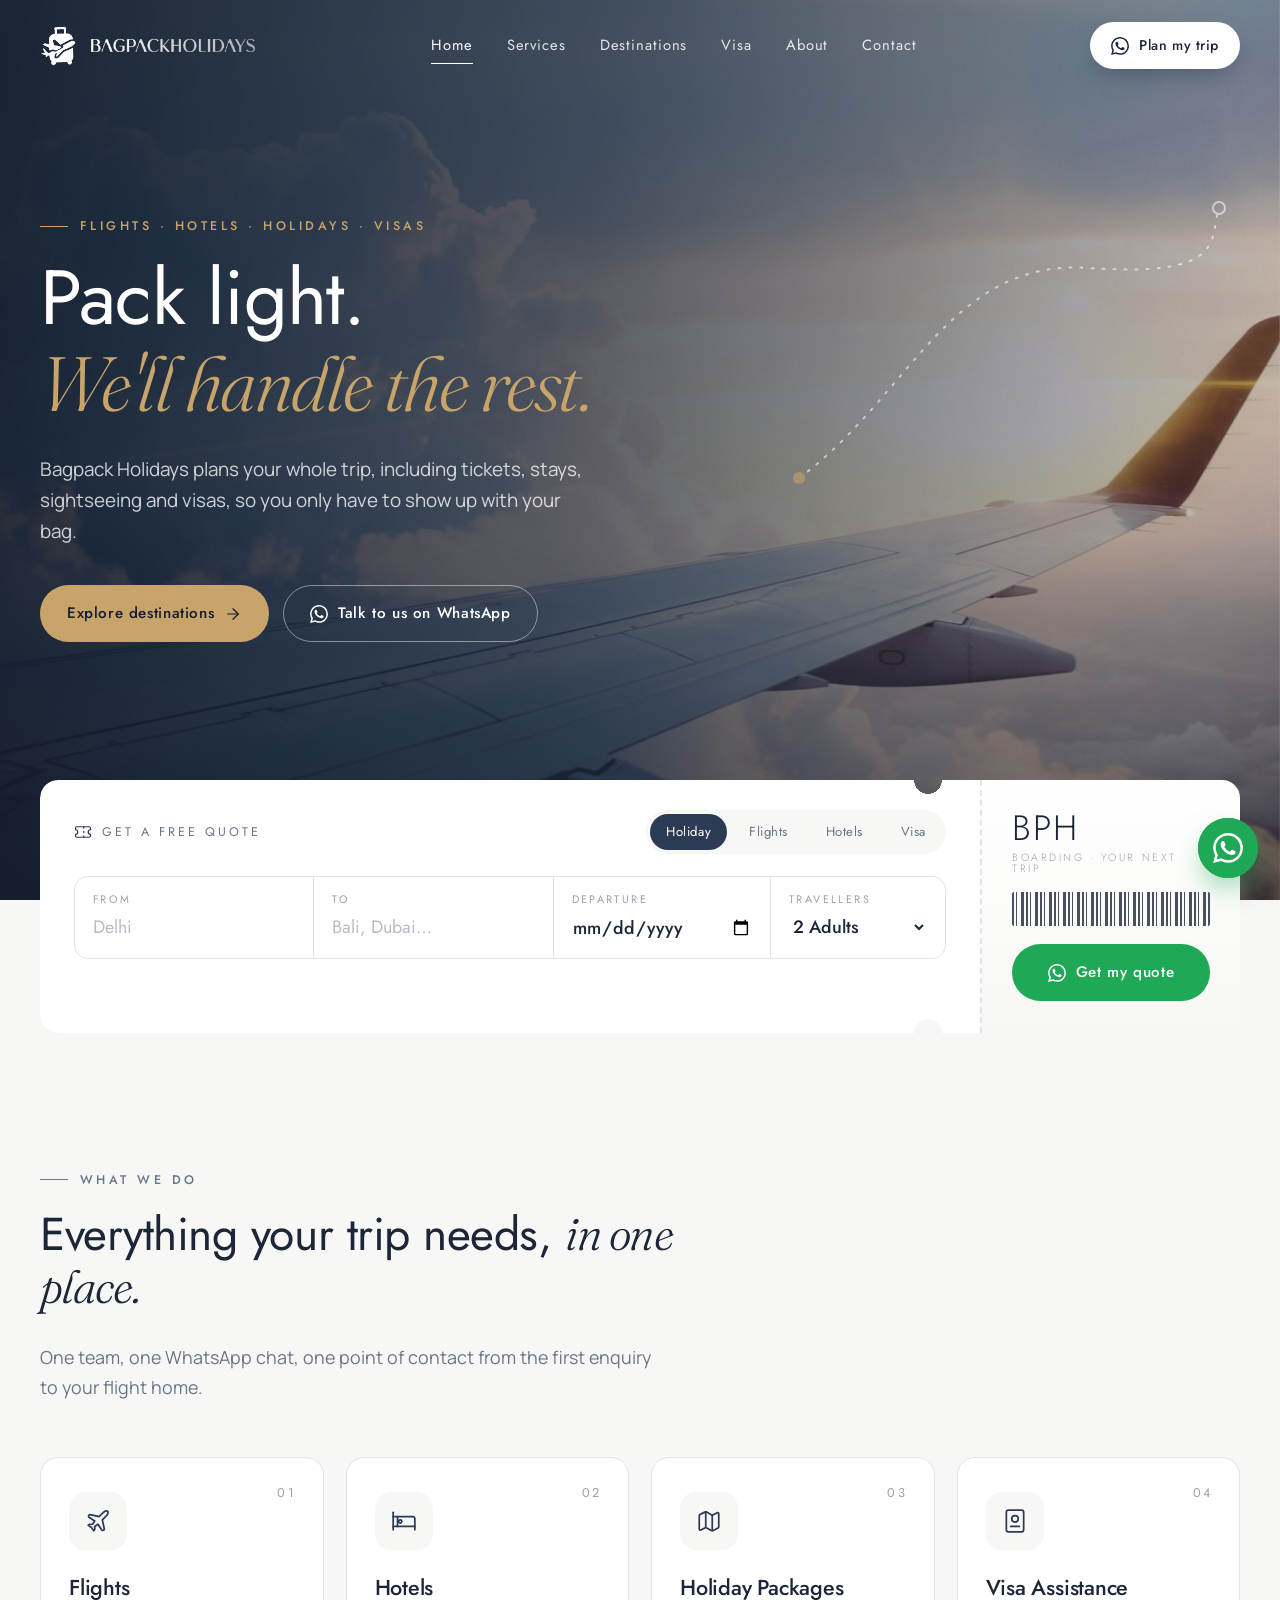
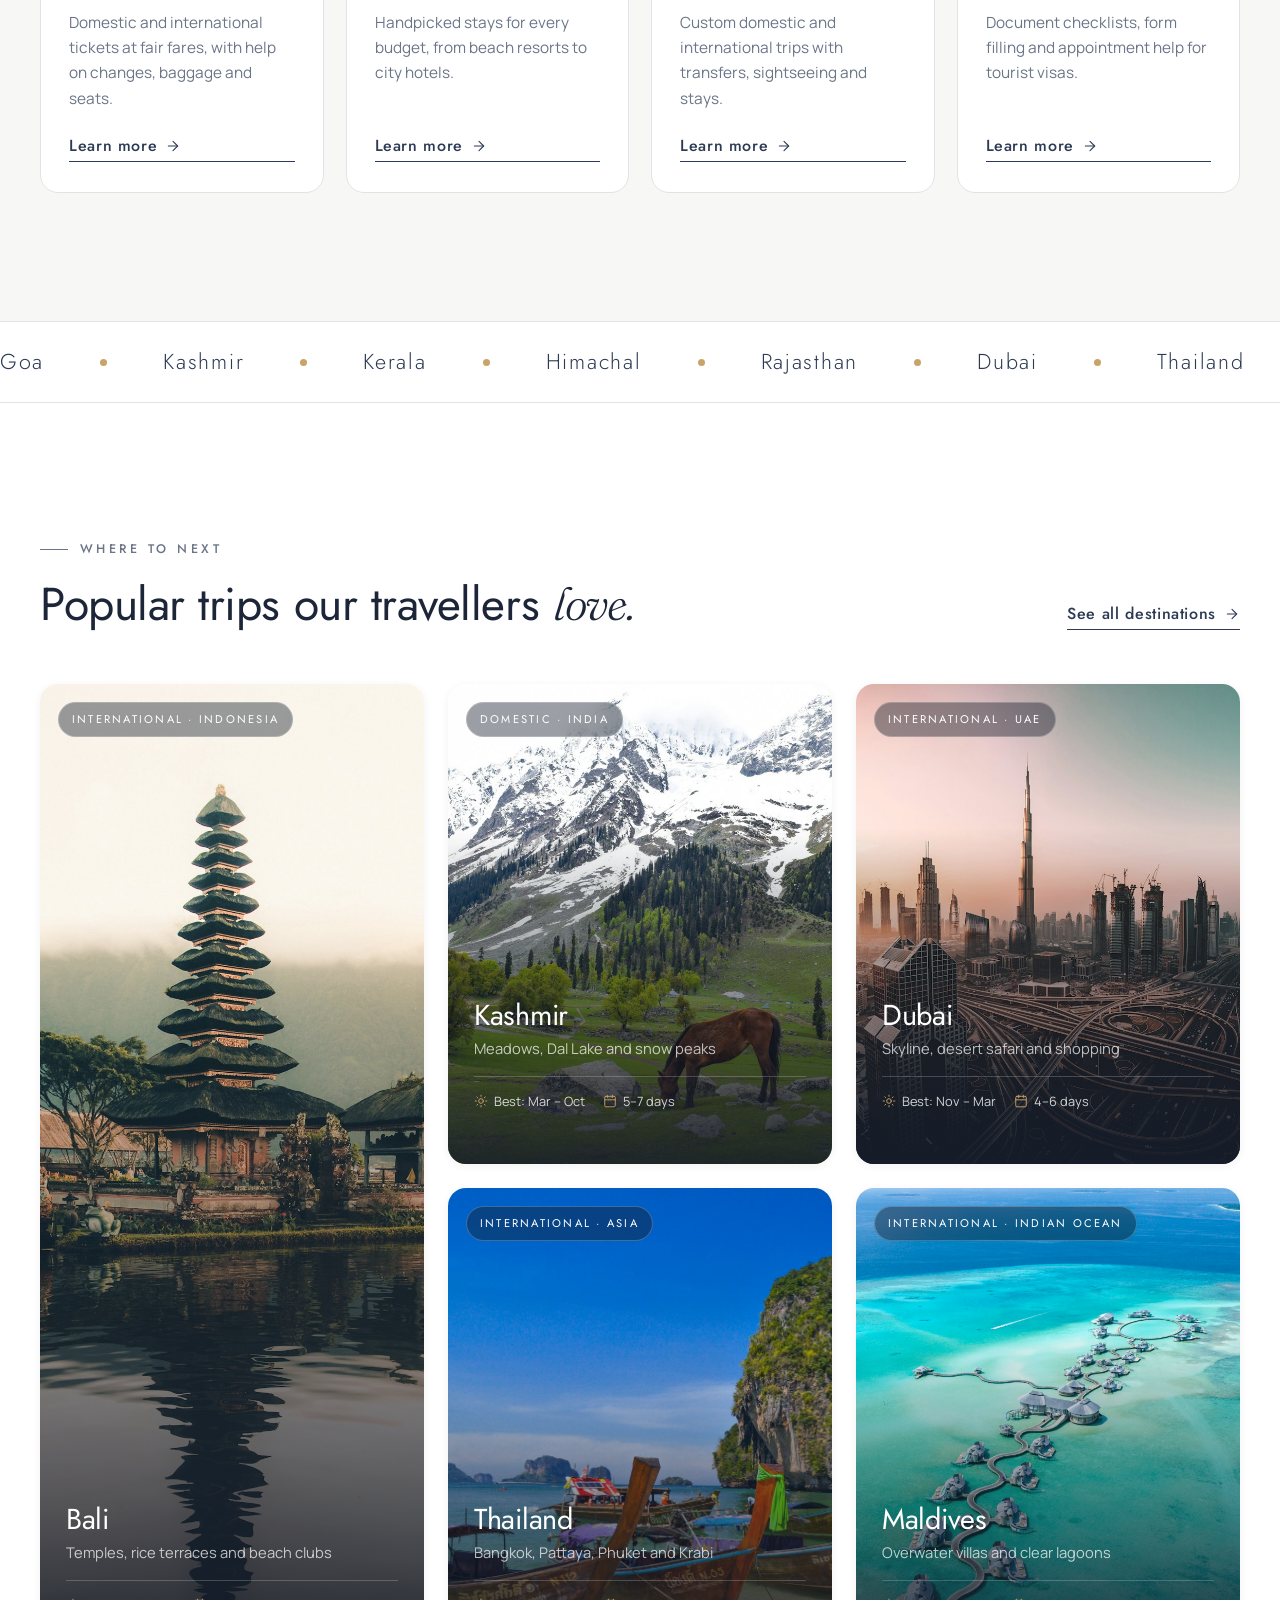
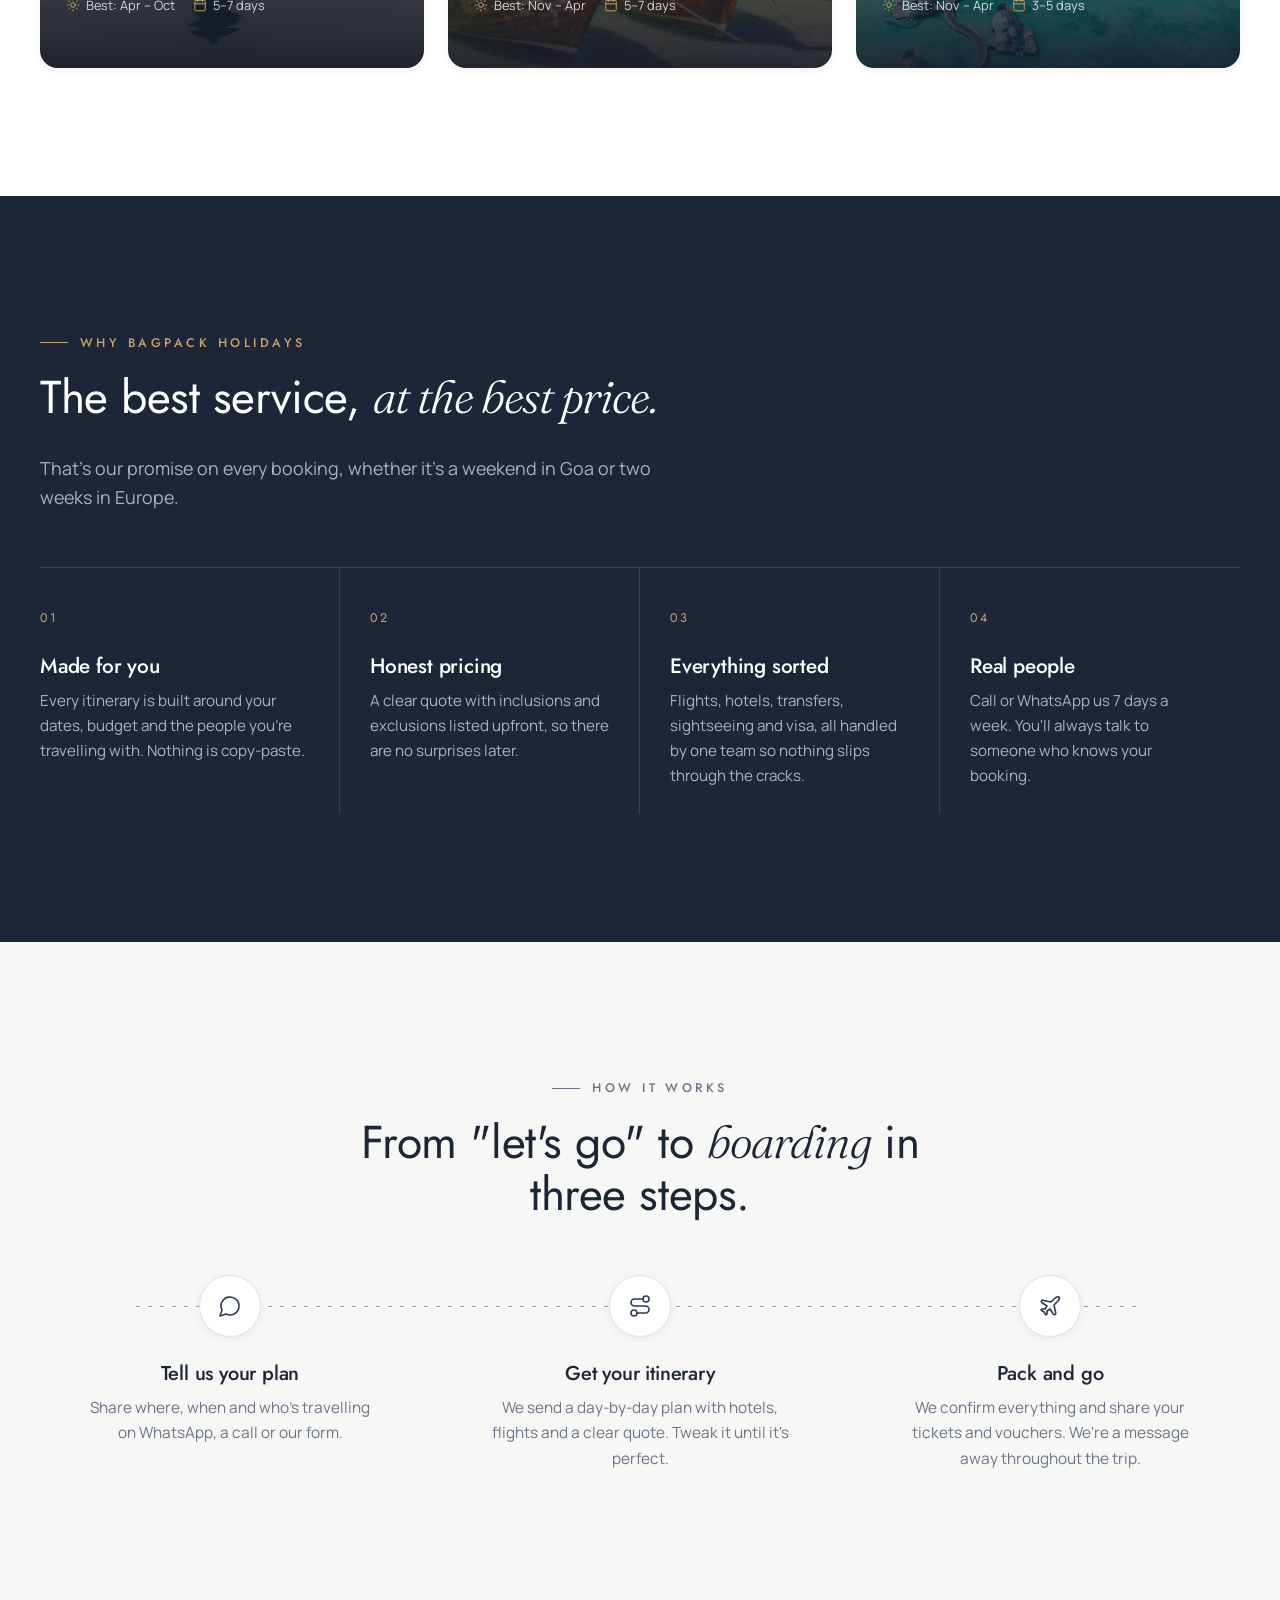
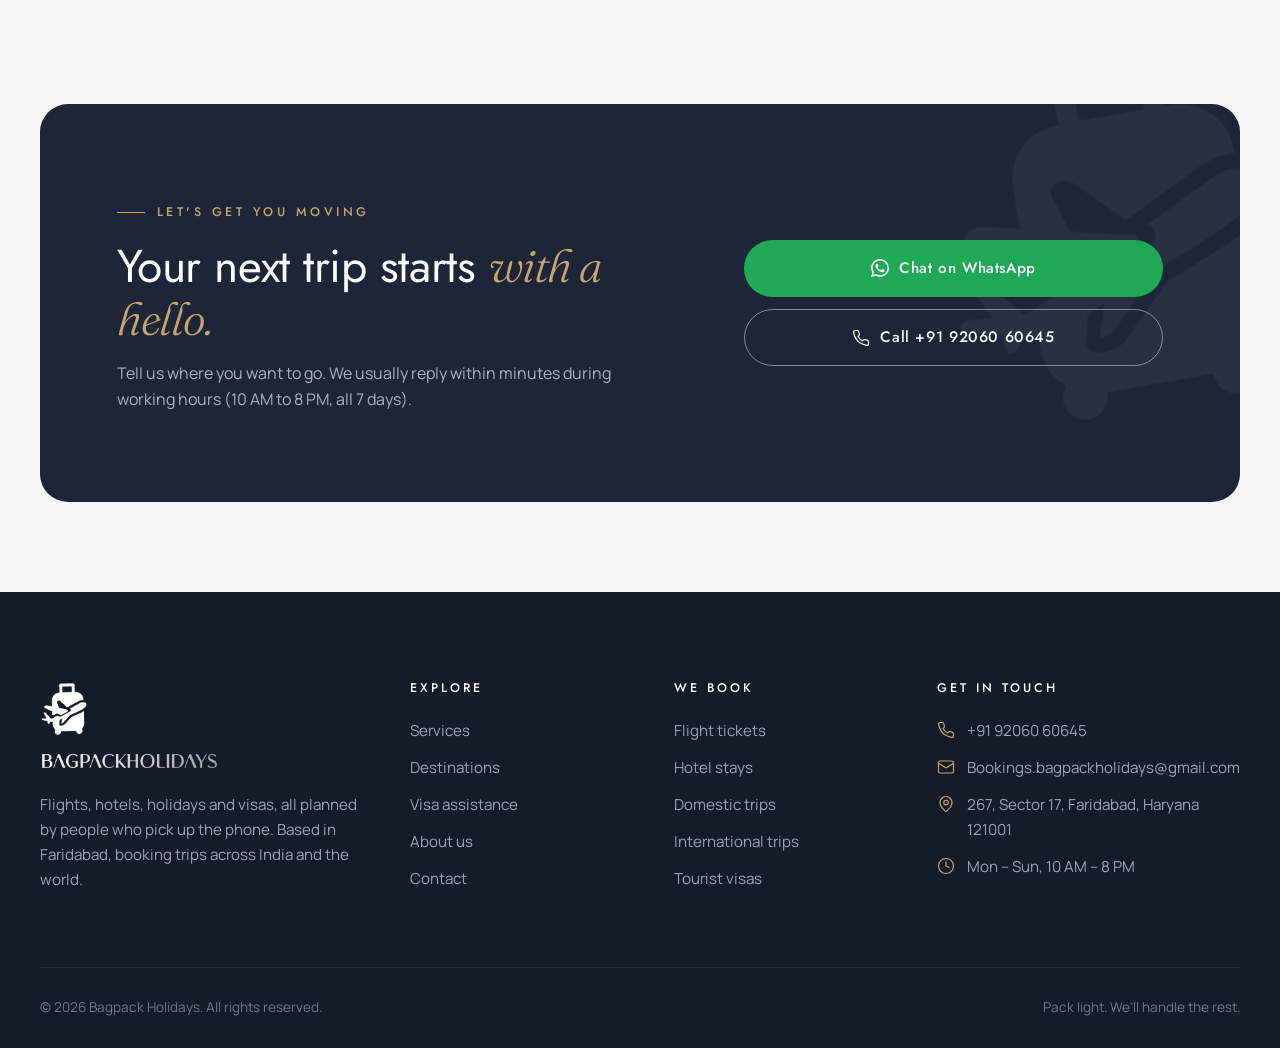
<file: index.html>
<!doctype html>
<html lang="en">
<head>
<meta charset="utf-8">
<meta name="viewport" content="width=device-width, initial-scale=1">
<title>Bagpack Holidays | Flights, Hotels, Holiday Packages & Visa — Faridabad</title>
<meta name="description" content="Bagpack Holidays plans domestic and international holidays, flight tickets, hotel stays and tourist visas. Based in Sector 17, Faridabad. Call +91 92060 60645.">
<link rel="canonical" href="https://www.bagpackholidays.com/">
<meta name="theme-color" content="#2c3a54">
<meta property="og:type" content="website">
<meta property="og:site_name" content="Bagpack Holidays">
<meta property="og:title" content="Bagpack Holidays | Flights, Hotels, Holiday Packages & Visa — Faridabad">
<meta property="og:description" content="Bagpack Holidays plans domestic and international holidays, flight tickets, hotel stays and tourist visas. Based in Sector 17, Faridabad. Call +91 92060 60645.">
<meta property="og:url" content="https://www.bagpackholidays.com/">
<meta property="og:image" content="https://www.bagpackholidays.com/assets/img/logo-original.jpg">
<link rel="icon" type="image/png" href="assets/img/favicon.png">
<link rel="apple-touch-icon" href="assets/img/favicon.png">
<link rel="preconnect" href="https://fonts.googleapis.com">
<link rel="preconnect" href="https://fonts.gstatic.com" crossorigin>
<link href="https://fonts.googleapis.com/css2?family=Fraunces:ital,opsz,wght@1,9..144,300;1,9..144,400&family=Jost:wght@300;400;500;600&family=Manrope:wght@400;500;600;700&display=swap" rel="stylesheet">
<link rel="stylesheet" href="assets/css/style.css">
<script type="application/ld+json">{"@context": "https://schema.org", "@type": "TravelAgency", "name": "Bagpack Holidays", "url": "https://www.bagpackholidays.com", "logo": "https://www.bagpackholidays.com/assets/img/logo-original.jpg", "telephone": "+919206060645", "email": "Bookings.bagpackholidays@gmail.com", "address": {"@type": "PostalAddress", "streetAddress": "267, Sector 17", "addressLocality": "Faridabad", "addressRegion": "Haryana", "postalCode": "121001", "addressCountry": "IN"}, "openingHoursSpecification": [{"@type": "OpeningHoursSpecification", "dayOfWeek": ["Monday", "Tuesday", "Wednesday", "Thursday", "Friday", "Saturday", "Sunday"], "opens": "10:00", "closes": "20:00"}], "founder": {"@type": "Person", "name": "Kunal Bhatia"}}</script>
<link rel="preload" as="image" href="assets/img/dest/hero.jpg">
</head>
<body>
<header class="site-header">
  <div class="wrap">
    <a class="brand" href="index.html" aria-label="Bagpack Holidays — home">
      <img class="icon light" src="assets/img/logo-icon-white.png" alt="" width="270" height="295">
      <img class="icon dark" src="assets/img/logo-icon.png" alt="" width="270" height="295">
      <img class="word light" src="assets/img/logo-wordmark-white.png" alt="Bagpack Holidays" width="536" height="54">
      <img class="word dark" src="assets/img/logo-wordmark.png" alt="Bagpack Holidays" width="536" height="54">
    </a>
    <nav class="nav" aria-label="Main">
      <a href="index.html" aria-current="page">Home</a>
      <a href="services.html">Services</a>
      <a href="destinations.html">Destinations</a>
      <a href="visa.html">Visa</a>
      <a href="about.html">About</a>
      <a href="contact.html">Contact</a>
      <a class="btn btn-primary" href="#" data-wa="Hi Bagpack Holidays! I'd like to plan a trip."><svg class="" viewBox="0 0 24 24" fill="currentColor" aria-hidden="true"><path d="M17.472 14.382c-.297-.149-1.758-.867-2.03-.967-.273-.099-.471-.148-.67.15-.197.297-.767.966-.94 1.164-.173.199-.347.223-.644.075-.297-.15-1.255-.463-2.39-1.475-.883-.788-1.48-1.761-1.653-2.059-.173-.297-.018-.458.13-.606.134-.133.298-.347.446-.52.149-.174.198-.298.298-.497.099-.198.05-.371-.025-.52-.075-.149-.669-1.612-.916-2.207-.242-.579-.487-.5-.669-.51-.173-.008-.371-.01-.57-.01-.198 0-.52.074-.792.372-.272.297-1.04 1.016-1.04 2.479 0 1.462 1.065 2.875 1.213 3.074.149.198 2.096 3.2 5.077 4.487.709.306 1.262.489 1.694.625.712.227 1.36.195 1.871.118.571-.085 1.758-.719 2.006-1.413.248-.694.248-1.289.173-1.413-.074-.124-.272-.198-.57-.347m-5.421 7.403h-.004a9.87 9.87 0 0 1-5.031-1.378l-.361-.214-3.741.982.998-3.648-.235-.374a9.86 9.86 0 0 1-1.51-5.26c.001-5.45 4.436-9.884 9.888-9.884 2.64 0 5.122 1.03 6.988 2.898a9.825 9.825 0 0 1 2.893 6.994c-.003 5.45-4.437 9.884-9.885 9.884m8.413-18.297A11.815 11.815 0 0 0 12.05 0C5.495 0 .16 5.335.157 11.892c0 2.096.547 4.142 1.588 5.945L.057 24l6.305-1.654a11.882 11.882 0 0 0 5.683 1.448h.005c6.554 0 11.89-5.335 11.893-11.893a11.821 11.821 0 0 0-3.48-8.413Z"/></svg>Plan my trip</a>
    </nav>
    <div class="header-cta">
      <a class="btn btn-primary" href="#" data-wa="Hi Bagpack Holidays! I'd like to plan a trip."><svg class="" viewBox="0 0 24 24" fill="currentColor" aria-hidden="true"><path d="M17.472 14.382c-.297-.149-1.758-.867-2.03-.967-.273-.099-.471-.148-.67.15-.197.297-.767.966-.94 1.164-.173.199-.347.223-.644.075-.297-.15-1.255-.463-2.39-1.475-.883-.788-1.48-1.761-1.653-2.059-.173-.297-.018-.458.13-.606.134-.133.298-.347.446-.52.149-.174.198-.298.298-.497.099-.198.05-.371-.025-.52-.075-.149-.669-1.612-.916-2.207-.242-.579-.487-.5-.669-.51-.173-.008-.371-.01-.57-.01-.198 0-.52.074-.792.372-.272.297-1.04 1.016-1.04 2.479 0 1.462 1.065 2.875 1.213 3.074.149.198 2.096 3.2 5.077 4.487.709.306 1.262.489 1.694.625.712.227 1.36.195 1.871.118.571-.085 1.758-.719 2.006-1.413.248-.694.248-1.289.173-1.413-.074-.124-.272-.198-.57-.347m-5.421 7.403h-.004a9.87 9.87 0 0 1-5.031-1.378l-.361-.214-3.741.982.998-3.648-.235-.374a9.86 9.86 0 0 1-1.51-5.26c.001-5.45 4.436-9.884 9.888-9.884 2.64 0 5.122 1.03 6.988 2.898a9.825 9.825 0 0 1 2.893 6.994c-.003 5.45-4.437 9.884-9.885 9.884m8.413-18.297A11.815 11.815 0 0 0 12.05 0C5.495 0 .16 5.335.157 11.892c0 2.096.547 4.142 1.588 5.945L.057 24l6.305-1.654a11.882 11.882 0 0 0 5.683 1.448h.005c6.554 0 11.89-5.335 11.893-11.893a11.821 11.821 0 0 0-3.48-8.413Z"/></svg>Plan my trip</a>
      <button class="menu-toggle" aria-label="Open menu" aria-expanded="false"><span></span></button>
    </div>
  </div>
</header>
<main>
<section class="hero">
  <div class="hero-bg" style="background-image:url('assets/img/dest/hero.jpg')"></div>
  <svg class="hero-route" viewBox="0 0 440 300" fill="none" aria-hidden="true">
    <path class="dash" d="M10 280 C 120 200, 160 60, 300 70 S 420 40, 430 10" stroke="#fff" stroke-width="2" stroke-linecap="round"/>
    <circle cx="10" cy="280" r="6" fill="#c9a46a"/><circle cx="430" cy="10" r="6" stroke="#fff" stroke-width="2"/>
  </svg>
  <div class="wrap">
    <span class="eyebrow light load-in">Flights · Hotels · Holidays · Visas</span>
    <h1 class="load-in d1">Pack light.<br><span class="serif">We'll handle the rest.</span></h1>
    <p class="lead load-in d2">Bagpack Holidays plans your whole trip, including tickets, stays, sightseeing and visas, so you only have to show up with your bag.</p>
    <div class="hero-actions load-in d3">
      <a class="btn btn-sand" href="destinations.html">Explore destinations <svg class="" viewBox="0 0 24 24" fill="none" stroke="currentColor" stroke-width="1.6" stroke-linecap="round" stroke-linejoin="round" aria-hidden="true"><path d="M5 12h14"/><path d="m12 5 7 7-7 7"/></svg></a>
      <a class="btn btn-ghost" href="#" data-wa="Hi Bagpack Holidays! I'd like to plan a trip."><svg class="" viewBox="0 0 24 24" fill="currentColor" aria-hidden="true"><path d="M17.472 14.382c-.297-.149-1.758-.867-2.03-.967-.273-.099-.471-.148-.67.15-.197.297-.767.966-.94 1.164-.173.199-.347.223-.644.075-.297-.15-1.255-.463-2.39-1.475-.883-.788-1.48-1.761-1.653-2.059-.173-.297-.018-.458.13-.606.134-.133.298-.347.446-.52.149-.174.198-.298.298-.497.099-.198.05-.371-.025-.52-.075-.149-.669-1.612-.916-2.207-.242-.579-.487-.5-.669-.51-.173-.008-.371-.01-.57-.01-.198 0-.52.074-.792.372-.272.297-1.04 1.016-1.04 2.479 0 1.462 1.065 2.875 1.213 3.074.149.198 2.096 3.2 5.077 4.487.709.306 1.262.489 1.694.625.712.227 1.36.195 1.871.118.571-.085 1.758-.719 2.006-1.413.248-.694.248-1.289.173-1.413-.074-.124-.272-.198-.57-.347m-5.421 7.403h-.004a9.87 9.87 0 0 1-5.031-1.378l-.361-.214-3.741.982.998-3.648-.235-.374a9.86 9.86 0 0 1-1.51-5.26c.001-5.45 4.436-9.884 9.888-9.884 2.64 0 5.122 1.03 6.988 2.898a9.825 9.825 0 0 1 2.893 6.994c-.003 5.45-4.437 9.884-9.885 9.884m8.413-18.297A11.815 11.815 0 0 0 12.05 0C5.495 0 .16 5.335.157 11.892c0 2.096.547 4.142 1.588 5.945L.057 24l6.305-1.654a11.882 11.882 0 0 0 5.683 1.448h.005c6.554 0 11.89-5.335 11.893-11.893a11.821 11.821 0 0 0-3.48-8.413Z"/></svg>Talk to us on WhatsApp</a>
    </div>
  </div>
</section>

<div class="pass-dock">
  <div class="wrap">
    <form class="pass load-in d4" id="quick-enquiry" autocomplete="on">
      <div class="pass-main">
        <div class="pass-top">
          <div class="pass-title"><svg class="" viewBox="0 0 24 24" fill="none" stroke="currentColor" stroke-width="1.6" stroke-linecap="round" stroke-linejoin="round" aria-hidden="true"><path d="M2 9a3 3 0 0 1 0 6v2a2 2 0 0 0 2 2h16a2 2 0 0 0 2-2v-2a3 3 0 0 1 0-6V7a2 2 0 0 0-2-2H4a2 2 0 0 0-2 2Z"/><path d="M13 5v2M13 17v2M13 11v2"/></svg>Get a free quote</div>
          <div class="pass-tabs" role="radiogroup" aria-label="What do you need?">
            <label><input type="radio" name="type" value="Holiday package" checked><span>Holiday</span></label>
            <label><input type="radio" name="type" value="Flight tickets"><span>Flights</span></label>
            <label><input type="radio" name="type" value="Hotel booking"><span>Hotels</span></label>
            <label><input type="radio" name="type" value="Visa"><span>Visa</span></label>
          </div>
        </div>
        <div class="pass-fields">
          <div class="pass-field"><label for="q-from">From</label><input id="q-from" name="from" placeholder="Delhi" autocomplete="address-level2"></div>
          <div class="pass-field"><label for="q-to">To</label><input id="q-to" name="to" placeholder="Bali, Dubai…" list="dest-list"></div>
          <div class="pass-field"><label for="q-date">Departure</label><input id="q-date" name="date" type="date"></div>
          <div class="pass-field"><label for="q-pax">Travellers</label>
            <select id="q-pax" name="pax">
              <option>1 Adult</option><option selected>2 Adults</option><option>2 Adults + 1 Child</option>
              <option>2 Adults + 2 Children</option><option>Family (5+)</option><option>Group (10+)</option>
            </select>
          </div>
        </div>
        <datalist id="dest-list"><option value="Goa"><option value="Kashmir"><option value="Kerala"><option value="Himachal"><option value="Rajasthan"><option value="Dubai"><option value="Thailand"><option value="Bali"><option value="Singapore"><option value="Europe"><option value="Maldives"><option value="Vietnam"></datalist>
      </div>
      <div class="pass-stub">
        <div class="code">BPH<small>Boarding · Your next trip</small></div>
        <div class="barcode" aria-hidden="true"></div>
        <button class="btn btn-wa btn-block" type="submit"><svg class="" viewBox="0 0 24 24" fill="currentColor" aria-hidden="true"><path d="M17.472 14.382c-.297-.149-1.758-.867-2.03-.967-.273-.099-.471-.148-.67.15-.197.297-.767.966-.94 1.164-.173.199-.347.223-.644.075-.297-.15-1.255-.463-2.39-1.475-.883-.788-1.48-1.761-1.653-2.059-.173-.297-.018-.458.13-.606.134-.133.298-.347.446-.52.149-.174.198-.298.298-.497.099-.198.05-.371-.025-.52-.075-.149-.669-1.612-.916-2.207-.242-.579-.487-.5-.669-.51-.173-.008-.371-.01-.57-.01-.198 0-.52.074-.792.372-.272.297-1.04 1.016-1.04 2.479 0 1.462 1.065 2.875 1.213 3.074.149.198 2.096 3.2 5.077 4.487.709.306 1.262.489 1.694.625.712.227 1.36.195 1.871.118.571-.085 1.758-.719 2.006-1.413.248-.694.248-1.289.173-1.413-.074-.124-.272-.198-.57-.347m-5.421 7.403h-.004a9.87 9.87 0 0 1-5.031-1.378l-.361-.214-3.741.982.998-3.648-.235-.374a9.86 9.86 0 0 1-1.51-5.26c.001-5.45 4.436-9.884 9.888-9.884 2.64 0 5.122 1.03 6.988 2.898a9.825 9.825 0 0 1 2.893 6.994c-.003 5.45-4.437 9.884-9.885 9.884m8.413-18.297A11.815 11.815 0 0 0 12.05 0C5.495 0 .16 5.335.157 11.892c0 2.096.547 4.142 1.588 5.945L.057 24l6.305-1.654a11.882 11.882 0 0 0 5.683 1.448h.005c6.554 0 11.89-5.335 11.893-11.893a11.821 11.821 0 0 0-3.48-8.413Z"/></svg>Get my quote</button>
      </div>
    </form>
  </div>
</div>

<section class="section">
  <div class="wrap">
    <div class="section-head reveal">
      <div>
        <span class="eyebrow">What we do</span>
        <h2>Everything your trip needs, <span class="serif">in one place.</span></h2>
      </div>
      <p class="lead">One team, one WhatsApp chat, one point of contact from the first enquiry to your flight home.</p>
    </div>
    <div class="services-grid stagger">
      <div class="service-tile reveal">
        <span class="num">01</span>
        <div class="icon-badge"><svg class="" viewBox="0 0 24 24" fill="none" stroke="currentColor" stroke-width="1.6" stroke-linecap="round" stroke-linejoin="round" aria-hidden="true"><path d="M17.8 19.2 16 11l3.5-3.5C21 6 21.5 4 21 3c-1-.5-3 0-4.5 1.5L13 8 4.8 6.2c-.5-.1-.9.1-1.1.5l-.3.5c-.2.5-.1 1 .3 1.3L9 12l-2 3H4l-1 1 3 2 2 3 1-1v-3l3-2 3.5 5.3c.3.4.8.5 1.3.3l.5-.2c.4-.3.6-.7.5-1.2z"/></svg></div>
        <h3>Flights</h3>
        <p>Domestic and international tickets at fair fares, with help on changes, baggage and seats.</p>
        <a class="link-arrow" href="services.html#flights">Learn more <svg class="" viewBox="0 0 24 24" fill="none" stroke="currentColor" stroke-width="1.6" stroke-linecap="round" stroke-linejoin="round" aria-hidden="true"><path d="M5 12h14"/><path d="m12 5 7 7-7 7"/></svg></a>
      </div>
      <div class="service-tile reveal">
        <span class="num">02</span>
        <div class="icon-badge"><svg class="" viewBox="0 0 24 24" fill="none" stroke="currentColor" stroke-width="1.6" stroke-linecap="round" stroke-linejoin="round" aria-hidden="true"><path d="M2 4v16"/><path d="M2 8h18a2 2 0 0 1 2 2v10"/><path d="M2 17h20"/><path d="M6 8v9"/><circle cx="8.5" cy="12.5" r="1.5"/></svg></div>
        <h3>Hotels</h3>
        <p>Handpicked stays for every budget, from beach resorts to city hotels.</p>
        <a class="link-arrow" href="services.html#hotels">Learn more <svg class="" viewBox="0 0 24 24" fill="none" stroke="currentColor" stroke-width="1.6" stroke-linecap="round" stroke-linejoin="round" aria-hidden="true"><path d="M5 12h14"/><path d="m12 5 7 7-7 7"/></svg></a>
      </div>
      <div class="service-tile reveal">
        <span class="num">03</span>
        <div class="icon-badge"><svg class="" viewBox="0 0 24 24" fill="none" stroke="currentColor" stroke-width="1.6" stroke-linecap="round" stroke-linejoin="round" aria-hidden="true"><path d="M14.1 6.2 9.9 3.8a2 2 0 0 0-1.8 0L3.6 6.1A1 1 0 0 0 3 7v12.4a1 1 0 0 0 1.4.9l3.7-1.9a2 2 0 0 1 1.8 0l4.2 2.4a2 2 0 0 0 1.8 0l4.5-2.3a1 1 0 0 0 .6-.9V5.2a1 1 0 0 0-1.4-.9l-3.7 1.9a2 2 0 0 1-1.8 0z"/><path d="M15 6.5v14"/><path d="M9 3.5v14"/></svg></div>
        <h3>Holiday Packages</h3>
        <p>Custom domestic and international trips with transfers, sightseeing and stays.</p>
        <a class="link-arrow" href="services.html#holidays">Learn more <svg class="" viewBox="0 0 24 24" fill="none" stroke="currentColor" stroke-width="1.6" stroke-linecap="round" stroke-linejoin="round" aria-hidden="true"><path d="M5 12h14"/><path d="m12 5 7 7-7 7"/></svg></a>
      </div>
      <div class="service-tile reveal">
        <span class="num">04</span>
        <div class="icon-badge"><svg class="" viewBox="0 0 24 24" fill="none" stroke="currentColor" stroke-width="1.6" stroke-linecap="round" stroke-linejoin="round" aria-hidden="true"><rect x="4" y="2" width="16" height="20" rx="2"/><circle cx="12" cy="10" r="3"/><path d="M8 17h8"/></svg></div>
        <h3>Visa Assistance</h3>
        <p>Document checklists, form filling and appointment help for tourist visas.</p>
        <a class="link-arrow" href="visa.html">Learn more <svg class="" viewBox="0 0 24 24" fill="none" stroke="currentColor" stroke-width="1.6" stroke-linecap="round" stroke-linejoin="round" aria-hidden="true"><path d="M5 12h14"/><path d="m12 5 7 7-7 7"/></svg></a>
      </div>
    </div>
  </div>
</section>

<div class="marquee" aria-hidden="true"><div class="marquee-track"><span>Goa</span><span>Kashmir</span><span>Kerala</span><span>Himachal</span><span>Rajasthan</span><span>Dubai</span><span>Thailand</span><span>Bali</span><span>Singapore</span><span>Europe</span><span>Maldives</span><span>Vietnam</span><span>Goa</span><span>Kashmir</span><span>Kerala</span><span>Himachal</span><span>Rajasthan</span><span>Dubai</span><span>Thailand</span><span>Bali</span><span>Singapore</span><span>Europe</span><span>Maldives</span><span>Vietnam</span></div></div>

<section class="section bg-white">
  <div class="wrap">
    <div class="section-head reveal">
      <div>
        <span class="eyebrow">Where to next</span>
        <h2>Popular trips our travellers <span class="serif">love.</span></h2>
      </div>
      <a class="link-arrow" href="destinations.html">See all destinations <svg class="" viewBox="0 0 24 24" fill="none" stroke="currentColor" stroke-width="1.6" stroke-linecap="round" stroke-linejoin="round" aria-hidden="true"><path d="M5 12h14"/><path d="m12 5 7 7-7 7"/></svg></a>
    </div>
    <div class="dest-grid mosaic stagger">
      <a class="dest-card reveal" href="#" data-type="international" data-wa="Hi Bagpack Holidays! I'm interested in a Bali trip. Please share options.">
        <img src="assets/img/dest/bali.jpg" alt="Bali" loading="lazy" width="1400" height="933">
        <span class="dest-tag">International · Indonesia</span>
        <div class="dest-body">
          <h3>Bali</h3>
          <div class="sub">Temples, rice terraces and beach clubs</div>
          <div class="dest-meta"><span><svg class="" viewBox="0 0 24 24" fill="none" stroke="currentColor" stroke-width="1.6" stroke-linecap="round" stroke-linejoin="round" aria-hidden="true"><circle cx="12" cy="12" r="4"/><path d="M12 2v2M12 20v2M4.9 4.9l1.4 1.4M17.7 17.7l1.4 1.4M2 12h2M20 12h2M6.3 17.7l-1.4 1.4M19.1 4.9l-1.4 1.4"/></svg>Best: Apr – Oct</span><span><svg class="" viewBox="0 0 24 24" fill="none" stroke="currentColor" stroke-width="1.6" stroke-linecap="round" stroke-linejoin="round" aria-hidden="true"><rect x="3" y="4" width="18" height="18" rx="2"/><path d="M16 2v4M8 2v4M3 10h18"/></svg>5–7 days</span></div>
          <span class="dest-cta">Plan this trip <svg class="" viewBox="0 0 24 24" fill="none" stroke="currentColor" stroke-width="1.6" stroke-linecap="round" stroke-linejoin="round" aria-hidden="true"><path d="M5 12h14"/><path d="m12 5 7 7-7 7"/></svg></span>
        </div>
      </a>
      <a class="dest-card reveal" href="#" data-type="domestic" data-wa="Hi Bagpack Holidays! I'm interested in a Kashmir trip. Please share options.">
        <img src="assets/img/dest/kashmir.jpg" alt="Kashmir" loading="lazy" width="1400" height="933">
        <span class="dest-tag">Domestic · India</span>
        <div class="dest-body">
          <h3>Kashmir</h3>
          <div class="sub">Meadows, Dal Lake and snow peaks</div>
          <div class="dest-meta"><span><svg class="" viewBox="0 0 24 24" fill="none" stroke="currentColor" stroke-width="1.6" stroke-linecap="round" stroke-linejoin="round" aria-hidden="true"><circle cx="12" cy="12" r="4"/><path d="M12 2v2M12 20v2M4.9 4.9l1.4 1.4M17.7 17.7l1.4 1.4M2 12h2M20 12h2M6.3 17.7l-1.4 1.4M19.1 4.9l-1.4 1.4"/></svg>Best: Mar – Oct</span><span><svg class="" viewBox="0 0 24 24" fill="none" stroke="currentColor" stroke-width="1.6" stroke-linecap="round" stroke-linejoin="round" aria-hidden="true"><rect x="3" y="4" width="18" height="18" rx="2"/><path d="M16 2v4M8 2v4M3 10h18"/></svg>5–7 days</span></div>
          <span class="dest-cta">Plan this trip <svg class="" viewBox="0 0 24 24" fill="none" stroke="currentColor" stroke-width="1.6" stroke-linecap="round" stroke-linejoin="round" aria-hidden="true"><path d="M5 12h14"/><path d="m12 5 7 7-7 7"/></svg></span>
        </div>
      </a>
      <a class="dest-card reveal" href="#" data-type="international" data-wa="Hi Bagpack Holidays! I'm interested in a Dubai trip. Please share options.">
        <img src="assets/img/dest/dubai.jpg" alt="Dubai" loading="lazy" width="1400" height="933">
        <span class="dest-tag">International · UAE</span>
        <div class="dest-body">
          <h3>Dubai</h3>
          <div class="sub">Skyline, desert safari and shopping</div>
          <div class="dest-meta"><span><svg class="" viewBox="0 0 24 24" fill="none" stroke="currentColor" stroke-width="1.6" stroke-linecap="round" stroke-linejoin="round" aria-hidden="true"><circle cx="12" cy="12" r="4"/><path d="M12 2v2M12 20v2M4.9 4.9l1.4 1.4M17.7 17.7l1.4 1.4M2 12h2M20 12h2M6.3 17.7l-1.4 1.4M19.1 4.9l-1.4 1.4"/></svg>Best: Nov – Mar</span><span><svg class="" viewBox="0 0 24 24" fill="none" stroke="currentColor" stroke-width="1.6" stroke-linecap="round" stroke-linejoin="round" aria-hidden="true"><rect x="3" y="4" width="18" height="18" rx="2"/><path d="M16 2v4M8 2v4M3 10h18"/></svg>4–6 days</span></div>
          <span class="dest-cta">Plan this trip <svg class="" viewBox="0 0 24 24" fill="none" stroke="currentColor" stroke-width="1.6" stroke-linecap="round" stroke-linejoin="round" aria-hidden="true"><path d="M5 12h14"/><path d="m12 5 7 7-7 7"/></svg></span>
        </div>
      </a>
      <a class="dest-card reveal" href="#" data-type="international" data-wa="Hi Bagpack Holidays! I'm interested in a Thailand trip. Please share options.">
        <img src="assets/img/dest/thailand.jpg" alt="Thailand" loading="lazy" width="1400" height="933">
        <span class="dest-tag">International · Asia</span>
        <div class="dest-body">
          <h3>Thailand</h3>
          <div class="sub">Bangkok, Pattaya, Phuket and Krabi</div>
          <div class="dest-meta"><span><svg class="" viewBox="0 0 24 24" fill="none" stroke="currentColor" stroke-width="1.6" stroke-linecap="round" stroke-linejoin="round" aria-hidden="true"><circle cx="12" cy="12" r="4"/><path d="M12 2v2M12 20v2M4.9 4.9l1.4 1.4M17.7 17.7l1.4 1.4M2 12h2M20 12h2M6.3 17.7l-1.4 1.4M19.1 4.9l-1.4 1.4"/></svg>Best: Nov – Apr</span><span><svg class="" viewBox="0 0 24 24" fill="none" stroke="currentColor" stroke-width="1.6" stroke-linecap="round" stroke-linejoin="round" aria-hidden="true"><rect x="3" y="4" width="18" height="18" rx="2"/><path d="M16 2v4M8 2v4M3 10h18"/></svg>5–7 days</span></div>
          <span class="dest-cta">Plan this trip <svg class="" viewBox="0 0 24 24" fill="none" stroke="currentColor" stroke-width="1.6" stroke-linecap="round" stroke-linejoin="round" aria-hidden="true"><path d="M5 12h14"/><path d="m12 5 7 7-7 7"/></svg></span>
        </div>
      </a>
      <a class="dest-card reveal" href="#" data-type="international" data-wa="Hi Bagpack Holidays! I'm interested in a Maldives trip. Please share options.">
        <img src="assets/img/dest/maldives.jpg" alt="Maldives" loading="lazy" width="1400" height="933">
        <span class="dest-tag">International · Indian Ocean</span>
        <div class="dest-body">
          <h3>Maldives</h3>
          <div class="sub">Overwater villas and clear lagoons</div>
          <div class="dest-meta"><span><svg class="" viewBox="0 0 24 24" fill="none" stroke="currentColor" stroke-width="1.6" stroke-linecap="round" stroke-linejoin="round" aria-hidden="true"><circle cx="12" cy="12" r="4"/><path d="M12 2v2M12 20v2M4.9 4.9l1.4 1.4M17.7 17.7l1.4 1.4M2 12h2M20 12h2M6.3 17.7l-1.4 1.4M19.1 4.9l-1.4 1.4"/></svg>Best: Nov – Apr</span><span><svg class="" viewBox="0 0 24 24" fill="none" stroke="currentColor" stroke-width="1.6" stroke-linecap="round" stroke-linejoin="round" aria-hidden="true"><rect x="3" y="4" width="18" height="18" rx="2"/><path d="M16 2v4M8 2v4M3 10h18"/></svg>3–5 days</span></div>
          <span class="dest-cta">Plan this trip <svg class="" viewBox="0 0 24 24" fill="none" stroke="currentColor" stroke-width="1.6" stroke-linecap="round" stroke-linejoin="round" aria-hidden="true"><path d="M5 12h14"/><path d="m12 5 7 7-7 7"/></svg></span>
        </div>
      </a>
    </div>
  </div>
</section>

<section class="section bg-navy on-dark">
  <div class="wrap">
    <div class="section-head reveal">
      <div>
        <span class="eyebrow">Why Bagpack Holidays</span>
        <h2>The best service, <span class="serif">at the best price.</span></h2>
      </div>
      <p class="lead" style="color:#aab2c1">That's our promise on every booking, whether it's a weekend in Goa or two weeks in Europe.</p>
    </div>
    <div class="why-grid stagger">
      <div class="why-item reveal"><span class="k">01</span><h3>Made for you</h3><p>Every itinerary is built around your dates, budget and the people you're travelling with. Nothing is copy-paste.</p></div>
      <div class="why-item reveal"><span class="k">02</span><h3>Honest pricing</h3><p>A clear quote with inclusions and exclusions listed upfront, so there are no surprises later.</p></div>
      <div class="why-item reveal"><span class="k">03</span><h3>Everything sorted</h3><p>Flights, hotels, transfers, sightseeing and visa, all handled by one team so nothing slips through the cracks.</p></div>
      <div class="why-item reveal"><span class="k">04</span><h3>Real people</h3><p>Call or WhatsApp us 7 days a week. You'll always talk to someone who knows your booking.</p></div>
    </div>
  </div>
</section>

<section class="section">
  <div class="wrap">
    <div class="section-head reveal" style="justify-content:center;text-align:center">
      <div>
        <span class="eyebrow">How it works</span>
        <h2>From "let's go" to <span class="serif">boarding</span> in three steps.</h2>
      </div>
    </div>
    <div class="steps stagger">
      <div class="step reveal"><div class="dot"><svg class="" viewBox="0 0 24 24" fill="none" stroke="currentColor" stroke-width="1.6" stroke-linecap="round" stroke-linejoin="round" aria-hidden="true"><path d="M7.9 20A9 9 0 1 0 4 16.1L2 22z"/></svg></div><h3>Tell us your plan</h3><p>Share where, when and who's travelling on WhatsApp, a call or our form.</p></div>
      <div class="step reveal"><div class="dot"><svg class="" viewBox="0 0 24 24" fill="none" stroke="currentColor" stroke-width="1.6" stroke-linecap="round" stroke-linejoin="round" aria-hidden="true"><circle cx="6" cy="19" r="3"/><path d="M9 19h8.5a3.5 3.5 0 0 0 0-7h-11a3.5 3.5 0 0 1 0-7H15"/><circle cx="18" cy="5" r="3"/></svg></div><h3>Get your itinerary</h3><p>We send a day-by-day plan with hotels, flights and a clear quote. Tweak it until it's perfect.</p></div>
      <div class="step reveal"><div class="dot"><svg class="" viewBox="0 0 24 24" fill="none" stroke="currentColor" stroke-width="1.6" stroke-linecap="round" stroke-linejoin="round" aria-hidden="true"><path d="M17.8 19.2 16 11l3.5-3.5C21 6 21.5 4 21 3c-1-.5-3 0-4.5 1.5L13 8 4.8 6.2c-.5-.1-.9.1-1.1.5l-.3.5c-.2.5-.1 1 .3 1.3L9 12l-2 3H4l-1 1 3 2 2 3 1-1v-3l3-2 3.5 5.3c.3.4.8.5 1.3.3l.5-.2c.4-.3.6-.7.5-1.2z"/></svg></div><h3>Pack and go</h3><p>We confirm everything and share your tickets and vouchers. We're a message away throughout the trip.</p></div>
    </div>
  </div>
</section>

<section class="section tight">
  <div class="wrap">
    <div class="cta-band reveal">
      <div>
        <span class="eyebrow light">Let's get you moving</span>
        <h2>Your next trip starts <span class="serif">with a hello.</span></h2>
        <p>Tell us where you want to go. We usually reply within minutes during working hours (10 AM to 8 PM, all 7 days).</p>
      </div>
      <div class="actions">
        <a class="btn btn-wa" href="#" data-wa="Hi Bagpack Holidays! I'd like to plan a trip."><svg class="" viewBox="0 0 24 24" fill="currentColor" aria-hidden="true"><path d="M17.472 14.382c-.297-.149-1.758-.867-2.03-.967-.273-.099-.471-.148-.67.15-.197.297-.767.966-.94 1.164-.173.199-.347.223-.644.075-.297-.15-1.255-.463-2.39-1.475-.883-.788-1.48-1.761-1.653-2.059-.173-.297-.018-.458.13-.606.134-.133.298-.347.446-.52.149-.174.198-.298.298-.497.099-.198.05-.371-.025-.52-.075-.149-.669-1.612-.916-2.207-.242-.579-.487-.5-.669-.51-.173-.008-.371-.01-.57-.01-.198 0-.52.074-.792.372-.272.297-1.04 1.016-1.04 2.479 0 1.462 1.065 2.875 1.213 3.074.149.198 2.096 3.2 5.077 4.487.709.306 1.262.489 1.694.625.712.227 1.36.195 1.871.118.571-.085 1.758-.719 2.006-1.413.248-.694.248-1.289.173-1.413-.074-.124-.272-.198-.57-.347m-5.421 7.403h-.004a9.87 9.87 0 0 1-5.031-1.378l-.361-.214-3.741.982.998-3.648-.235-.374a9.86 9.86 0 0 1-1.51-5.26c.001-5.45 4.436-9.884 9.888-9.884 2.64 0 5.122 1.03 6.988 2.898a9.825 9.825 0 0 1 2.893 6.994c-.003 5.45-4.437 9.884-9.885 9.884m8.413-18.297A11.815 11.815 0 0 0 12.05 0C5.495 0 .16 5.335.157 11.892c0 2.096.547 4.142 1.588 5.945L.057 24l6.305-1.654a11.882 11.882 0 0 0 5.683 1.448h.005c6.554 0 11.89-5.335 11.893-11.893a11.821 11.821 0 0 0-3.48-8.413Z"/></svg>Chat on WhatsApp</a>
        <a class="btn btn-ghost" href="tel:+919206060645"><svg class="" viewBox="0 0 24 24" fill="none" stroke="currentColor" stroke-width="1.6" stroke-linecap="round" stroke-linejoin="round" aria-hidden="true"><path d="M22 16.9v3a2 2 0 0 1-2.2 2 19.8 19.8 0 0 1-8.6-3.1 19.5 19.5 0 0 1-6-6A19.8 19.8 0 0 1 2.1 4.2 2 2 0 0 1 4.1 2h3a2 2 0 0 1 2 1.7c.1.9.4 1.9.7 2.8a2 2 0 0 1-.5 2.1L8 9.9a16 16 0 0 0 6 6l1.3-1.3a2 2 0 0 1 2.1-.4c.9.3 1.8.6 2.8.7a2 2 0 0 1 1.7 2z"/></svg>Call +91 92060 60645</a>
      </div>
    </div>
  </div>
</section>

</main>
<footer class="site-footer">
  <div class="wrap">
    <div class="footer-grid">
      <div class="footer-brand">
        <img class="icon" src="assets/img/logo-icon-white.png" alt="" width="270" height="295">
        <img class="word" src="assets/img/logo-wordmark-white.png" alt="Bagpack Holidays" width="536" height="54">
        <p>Flights, hotels, holidays and visas, all planned by people who pick up the phone. Based in Faridabad, booking trips across India and the world.</p>
      </div>
      <div>
        <h4>Explore</h4>
        <ul>
          <li><a href="services.html">Services</a></li>
          <li><a href="destinations.html">Destinations</a></li>
          <li><a href="visa.html">Visa assistance</a></li>
          <li><a href="about.html">About us</a></li>
          <li><a href="contact.html">Contact</a></li>
        </ul>
      </div>
      <div>
        <h4>We book</h4>
        <ul>
          <li><a href="services.html#flights">Flight tickets</a></li>
          <li><a href="services.html#hotels">Hotel stays</a></li>
          <li><a href="services.html#holidays">Domestic trips</a></li>
          <li><a href="services.html#holidays">International trips</a></li>
          <li><a href="visa.html">Tourist visas</a></li>
        </ul>
      </div>
      <div>
        <h4>Get in touch</h4>
        <ul class="footer-contact">
          <li><svg class="" viewBox="0 0 24 24" fill="none" stroke="currentColor" stroke-width="1.6" stroke-linecap="round" stroke-linejoin="round" aria-hidden="true"><path d="M22 16.9v3a2 2 0 0 1-2.2 2 19.8 19.8 0 0 1-8.6-3.1 19.5 19.5 0 0 1-6-6A19.8 19.8 0 0 1 2.1 4.2 2 2 0 0 1 4.1 2h3a2 2 0 0 1 2 1.7c.1.9.4 1.9.7 2.8a2 2 0 0 1-.5 2.1L8 9.9a16 16 0 0 0 6 6l1.3-1.3a2 2 0 0 1 2.1-.4c.9.3 1.8.6 2.8.7a2 2 0 0 1 1.7 2z"/></svg><a href="tel:+919206060645">+91 92060 60645</a></li>
          <li><svg class="" viewBox="0 0 24 24" fill="none" stroke="currentColor" stroke-width="1.6" stroke-linecap="round" stroke-linejoin="round" aria-hidden="true"><rect x="2" y="4" width="20" height="16" rx="2"/><path d="m22 7-8.97 5.7a1.94 1.94 0 0 1-2.06 0L2 7"/></svg><a href="mailto:Bookings.bagpackholidays@gmail.com">Bookings.bagpackholidays@gmail.com</a></li>
          <li><svg class="" viewBox="0 0 24 24" fill="none" stroke="currentColor" stroke-width="1.6" stroke-linecap="round" stroke-linejoin="round" aria-hidden="true"><path d="M20 10c0 5-5.5 10.2-7.4 11.8a1 1 0 0 1-1.2 0C9.5 20.2 4 15 4 10a8 8 0 0 1 16 0"/><circle cx="12" cy="10" r="3"/></svg><span>267, Sector 17, Faridabad, Haryana 121001</span></li>
          <li><svg class="" viewBox="0 0 24 24" fill="none" stroke="currentColor" stroke-width="1.6" stroke-linecap="round" stroke-linejoin="round" aria-hidden="true"><circle cx="12" cy="12" r="10"/><path d="M12 6v6l4 2"/></svg><span>Mon – Sun, 10 AM – 8 PM</span></li>
        </ul>
      </div>
    </div>
    <div class="footer-bottom">
      <span>&copy; <span id="year">2026</span> Bagpack Holidays. All rights reserved.</span>
      <span>Pack light. We'll handle the rest.</span>
    </div>
  </div>
</footer>
<a class="wa-float" href="#" data-wa="Hi Bagpack Holidays! I have a travel query." aria-label="Chat with us on WhatsApp"><svg class="" viewBox="0 0 24 24" fill="currentColor" aria-hidden="true"><path d="M17.472 14.382c-.297-.149-1.758-.867-2.03-.967-.273-.099-.471-.148-.67.15-.197.297-.767.966-.94 1.164-.173.199-.347.223-.644.075-.297-.15-1.255-.463-2.39-1.475-.883-.788-1.48-1.761-1.653-2.059-.173-.297-.018-.458.13-.606.134-.133.298-.347.446-.52.149-.174.198-.298.298-.497.099-.198.05-.371-.025-.52-.075-.149-.669-1.612-.916-2.207-.242-.579-.487-.5-.669-.51-.173-.008-.371-.01-.57-.01-.198 0-.52.074-.792.372-.272.297-1.04 1.016-1.04 2.479 0 1.462 1.065 2.875 1.213 3.074.149.198 2.096 3.2 5.077 4.487.709.306 1.262.489 1.694.625.712.227 1.36.195 1.871.118.571-.085 1.758-.719 2.006-1.413.248-.694.248-1.289.173-1.413-.074-.124-.272-.198-.57-.347m-5.421 7.403h-.004a9.87 9.87 0 0 1-5.031-1.378l-.361-.214-3.741.982.998-3.648-.235-.374a9.86 9.86 0 0 1-1.51-5.26c.001-5.45 4.436-9.884 9.888-9.884 2.64 0 5.122 1.03 6.988 2.898a9.825 9.825 0 0 1 2.893 6.994c-.003 5.45-4.437 9.884-9.885 9.884m8.413-18.297A11.815 11.815 0 0 0 12.05 0C5.495 0 .16 5.335.157 11.892c0 2.096.547 4.142 1.588 5.945L.057 24l6.305-1.654a11.882 11.882 0 0 0 5.683 1.448h.005c6.554 0 11.89-5.335 11.893-11.893a11.821 11.821 0 0 0-3.48-8.413Z"/></svg></a>
<script src="assets/js/main.js"></script>
</body>
</html>
</file>
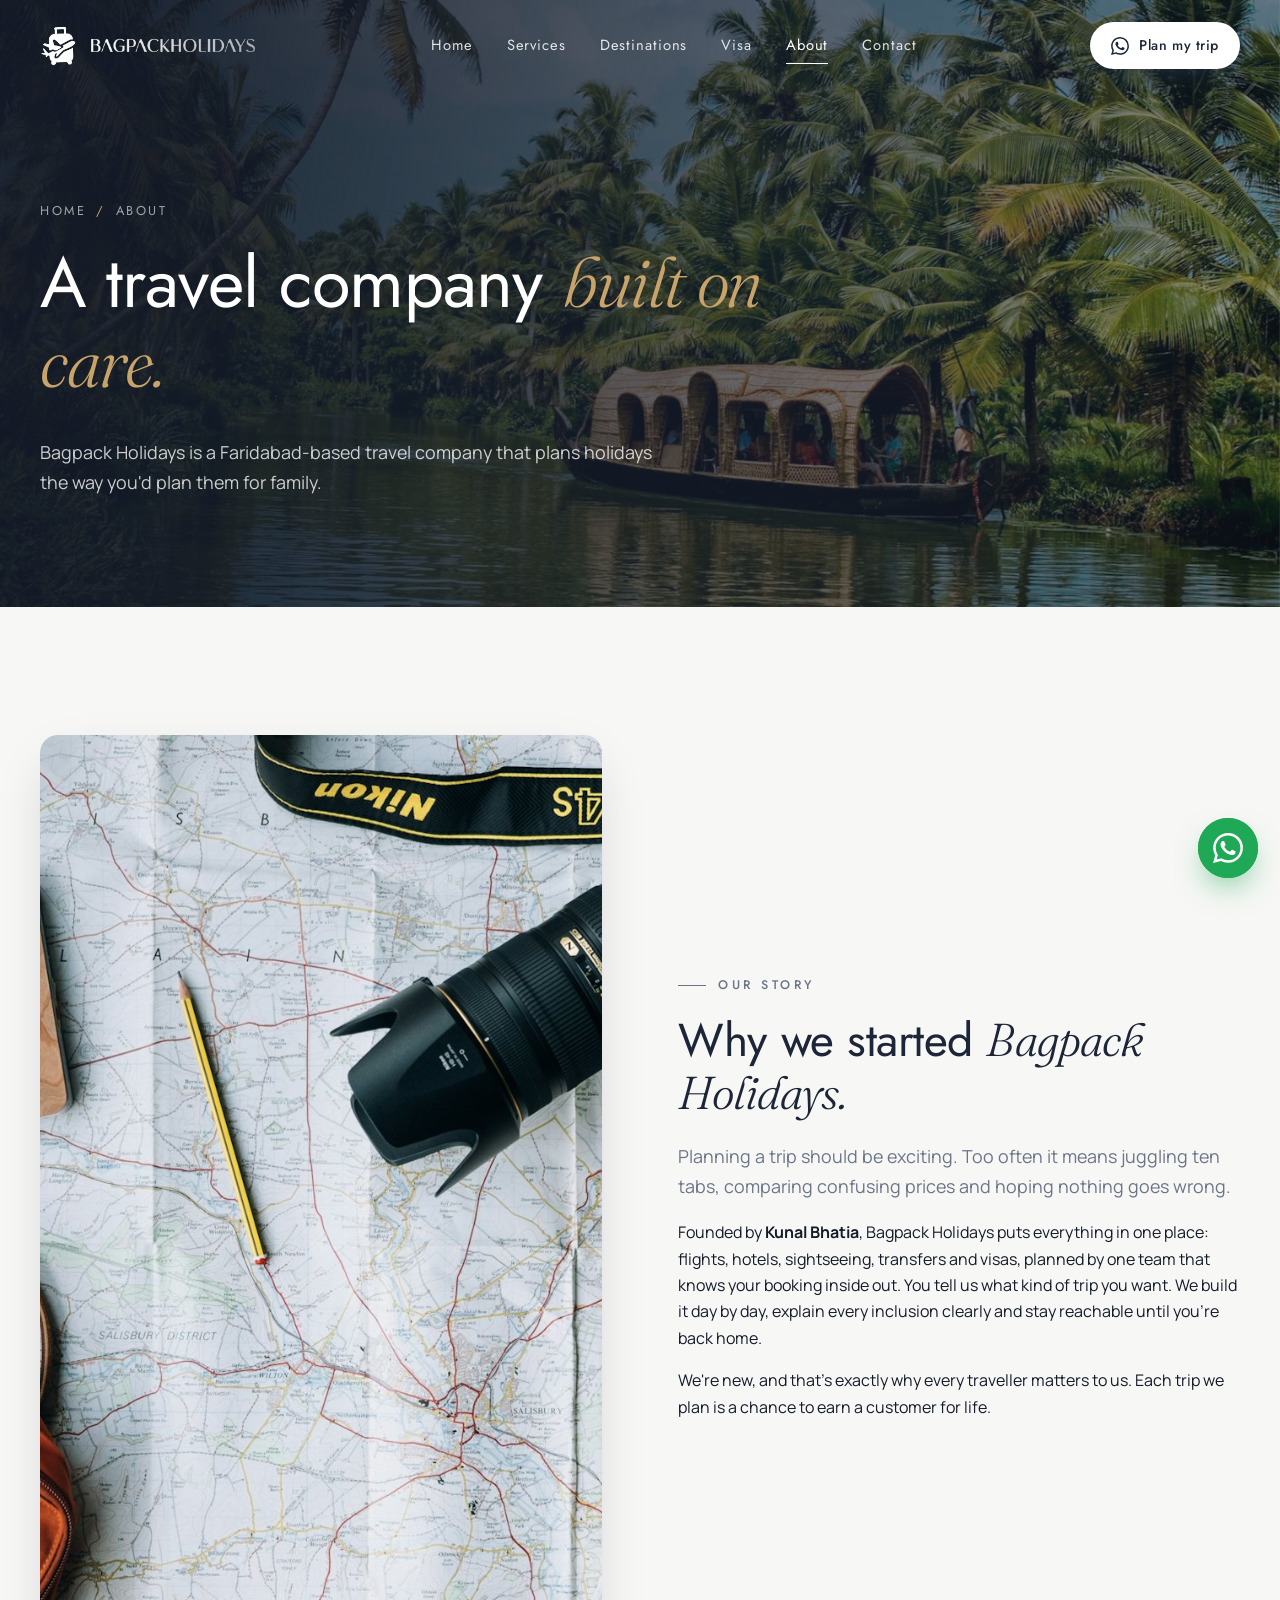
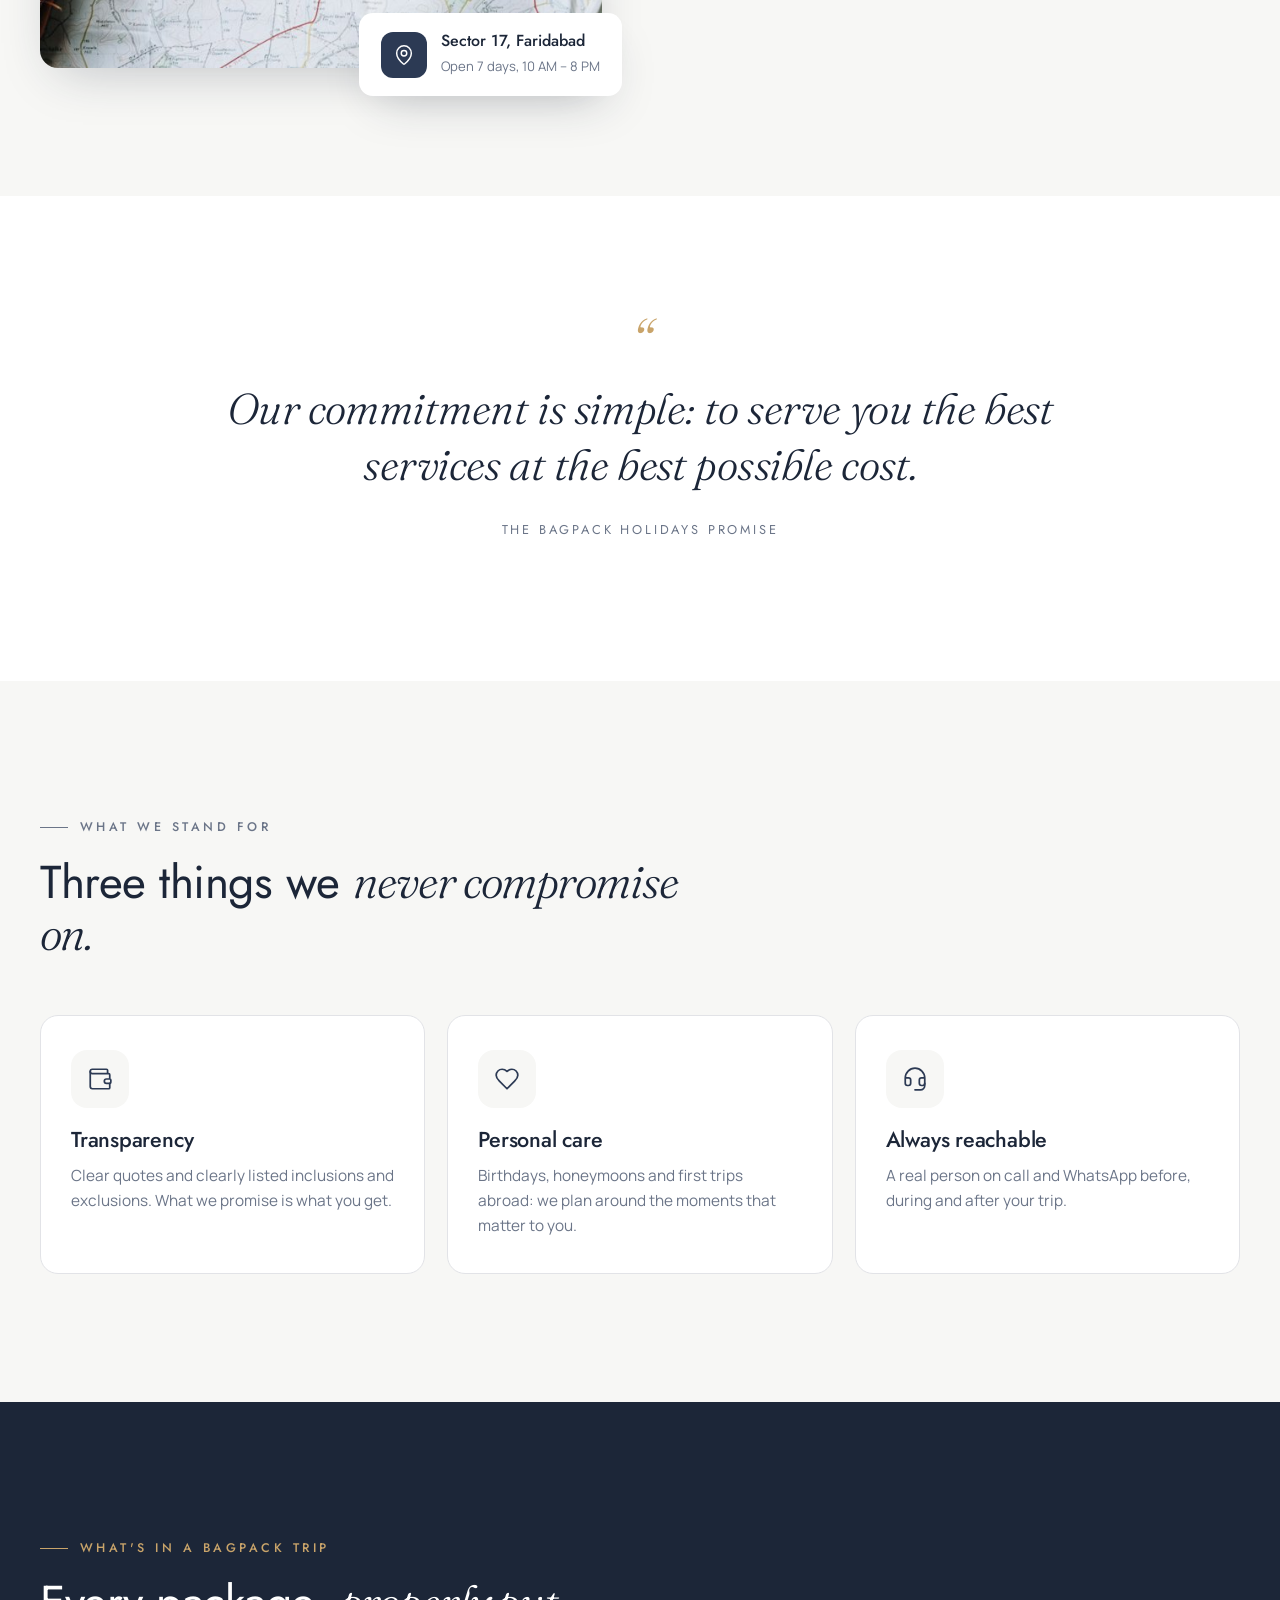
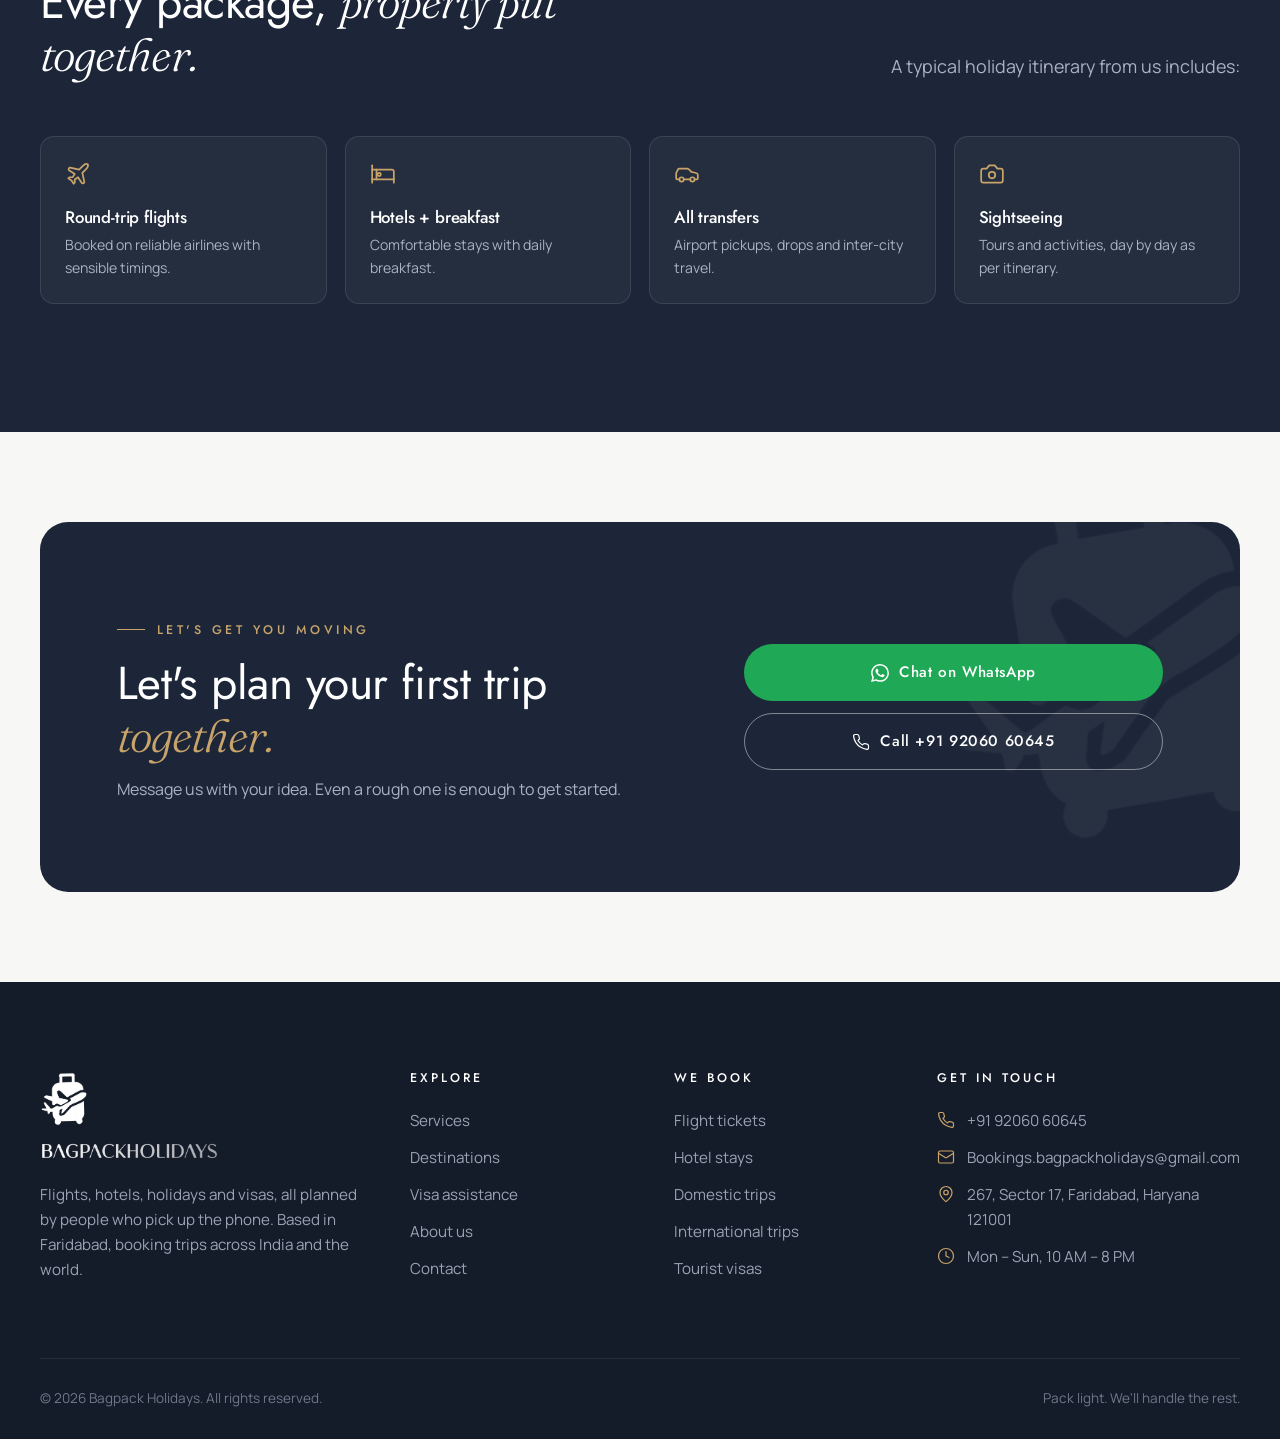
<file: about.html>
<!doctype html>
<html lang="en">
<head>
<meta charset="utf-8">
<meta name="viewport" content="width=device-width, initial-scale=1">
<title>About Us | Bagpack Holidays, Faridabad</title>
<meta name="description" content="Bagpack Holidays is a Faridabad-based travel company founded by Kunal Bhatia, offering flights, hotels, holiday packages and visa assistance.">
<link rel="canonical" href="https://www.bagpackholidays.com/about.html">
<meta name="theme-color" content="#2c3a54">
<meta property="og:type" content="website">
<meta property="og:site_name" content="Bagpack Holidays">
<meta property="og:title" content="About Us | Bagpack Holidays, Faridabad">
<meta property="og:description" content="Bagpack Holidays is a Faridabad-based travel company founded by Kunal Bhatia, offering flights, hotels, holiday packages and visa assistance.">
<meta property="og:url" content="https://www.bagpackholidays.com/about.html">
<meta property="og:image" content="https://www.bagpackholidays.com/assets/img/logo-original.jpg">
<link rel="icon" type="image/png" href="assets/img/favicon.png">
<link rel="apple-touch-icon" href="assets/img/favicon.png">
<link rel="preconnect" href="https://fonts.googleapis.com">
<link rel="preconnect" href="https://fonts.gstatic.com" crossorigin>
<link href="https://fonts.googleapis.com/css2?family=Fraunces:ital,opsz,wght@1,9..144,300;1,9..144,400&family=Jost:wght@300;400;500;600&family=Manrope:wght@400;500;600;700&display=swap" rel="stylesheet">
<link rel="stylesheet" href="assets/css/style.css">
</head>
<body>
<header class="site-header">
  <div class="wrap">
    <a class="brand" href="index.html" aria-label="Bagpack Holidays — home">
      <img class="icon light" src="assets/img/logo-icon-white.png" alt="" width="270" height="295">
      <img class="icon dark" src="assets/img/logo-icon.png" alt="" width="270" height="295">
      <img class="word light" src="assets/img/logo-wordmark-white.png" alt="Bagpack Holidays" width="536" height="54">
      <img class="word dark" src="assets/img/logo-wordmark.png" alt="Bagpack Holidays" width="536" height="54">
    </a>
    <nav class="nav" aria-label="Main">
      <a href="index.html">Home</a>
      <a href="services.html">Services</a>
      <a href="destinations.html">Destinations</a>
      <a href="visa.html">Visa</a>
      <a href="about.html" aria-current="page">About</a>
      <a href="contact.html">Contact</a>
      <a class="btn btn-primary" href="#" data-wa="Hi Bagpack Holidays! I'd like to plan a trip."><svg class="" viewBox="0 0 24 24" fill="currentColor" aria-hidden="true"><path d="M17.472 14.382c-.297-.149-1.758-.867-2.03-.967-.273-.099-.471-.148-.67.15-.197.297-.767.966-.94 1.164-.173.199-.347.223-.644.075-.297-.15-1.255-.463-2.39-1.475-.883-.788-1.48-1.761-1.653-2.059-.173-.297-.018-.458.13-.606.134-.133.298-.347.446-.52.149-.174.198-.298.298-.497.099-.198.05-.371-.025-.52-.075-.149-.669-1.612-.916-2.207-.242-.579-.487-.5-.669-.51-.173-.008-.371-.01-.57-.01-.198 0-.52.074-.792.372-.272.297-1.04 1.016-1.04 2.479 0 1.462 1.065 2.875 1.213 3.074.149.198 2.096 3.2 5.077 4.487.709.306 1.262.489 1.694.625.712.227 1.36.195 1.871.118.571-.085 1.758-.719 2.006-1.413.248-.694.248-1.289.173-1.413-.074-.124-.272-.198-.57-.347m-5.421 7.403h-.004a9.87 9.87 0 0 1-5.031-1.378l-.361-.214-3.741.982.998-3.648-.235-.374a9.86 9.86 0 0 1-1.51-5.26c.001-5.45 4.436-9.884 9.888-9.884 2.64 0 5.122 1.03 6.988 2.898a9.825 9.825 0 0 1 2.893 6.994c-.003 5.45-4.437 9.884-9.885 9.884m8.413-18.297A11.815 11.815 0 0 0 12.05 0C5.495 0 .16 5.335.157 11.892c0 2.096.547 4.142 1.588 5.945L.057 24l6.305-1.654a11.882 11.882 0 0 0 5.683 1.448h.005c6.554 0 11.89-5.335 11.893-11.893a11.821 11.821 0 0 0-3.48-8.413Z"/></svg>Plan my trip</a>
    </nav>
    <div class="header-cta">
      <a class="btn btn-primary" href="#" data-wa="Hi Bagpack Holidays! I'd like to plan a trip."><svg class="" viewBox="0 0 24 24" fill="currentColor" aria-hidden="true"><path d="M17.472 14.382c-.297-.149-1.758-.867-2.03-.967-.273-.099-.471-.148-.67.15-.197.297-.767.966-.94 1.164-.173.199-.347.223-.644.075-.297-.15-1.255-.463-2.39-1.475-.883-.788-1.48-1.761-1.653-2.059-.173-.297-.018-.458.13-.606.134-.133.298-.347.446-.52.149-.174.198-.298.298-.497.099-.198.05-.371-.025-.52-.075-.149-.669-1.612-.916-2.207-.242-.579-.487-.5-.669-.51-.173-.008-.371-.01-.57-.01-.198 0-.52.074-.792.372-.272.297-1.04 1.016-1.04 2.479 0 1.462 1.065 2.875 1.213 3.074.149.198 2.096 3.2 5.077 4.487.709.306 1.262.489 1.694.625.712.227 1.36.195 1.871.118.571-.085 1.758-.719 2.006-1.413.248-.694.248-1.289.173-1.413-.074-.124-.272-.198-.57-.347m-5.421 7.403h-.004a9.87 9.87 0 0 1-5.031-1.378l-.361-.214-3.741.982.998-3.648-.235-.374a9.86 9.86 0 0 1-1.51-5.26c.001-5.45 4.436-9.884 9.888-9.884 2.64 0 5.122 1.03 6.988 2.898a9.825 9.825 0 0 1 2.893 6.994c-.003 5.45-4.437 9.884-9.885 9.884m8.413-18.297A11.815 11.815 0 0 0 12.05 0C5.495 0 .16 5.335.157 11.892c0 2.096.547 4.142 1.588 5.945L.057 24l6.305-1.654a11.882 11.882 0 0 0 5.683 1.448h.005c6.554 0 11.89-5.335 11.893-11.893a11.821 11.821 0 0 0-3.48-8.413Z"/></svg>Plan my trip</a>
      <button class="menu-toggle" aria-label="Open menu" aria-expanded="false"><span></span></button>
    </div>
  </div>
</header>
<main>
<section class="page-hero">
  <div class="hero-bg" style="background-image:url('assets/img/dest/kerala.jpg')"></div>
  <div class="wrap">
    <div class="crumbs load-in"><a href="index.html">Home</a><span>/</span>About</div>
    <h1 class="load-in d1">A travel company <span class="serif">built on care.</span></h1>
    <p class="lead load-in d2">Bagpack Holidays is a Faridabad-based travel company that plans holidays the way you'd plan them for family.</p>
  </div>
</section>

<section class="section">
  <div class="wrap">
    <div class="split">
      <div class="split-media reveal">
        <img src="assets/img/dest/plan.jpg" alt="Planning a trip with a map" loading="lazy" width="1400" height="933">
        <div class="float-card"><div class="icon-badge"><svg class="" viewBox="0 0 24 24" fill="none" stroke="currentColor" stroke-width="1.6" stroke-linecap="round" stroke-linejoin="round" aria-hidden="true"><path d="M20 10c0 5-5.5 10.2-7.4 11.8a1 1 0 0 1-1.2 0C9.5 20.2 4 15 4 10a8 8 0 0 1 16 0"/><circle cx="12" cy="10" r="3"/></svg></div><div><strong>Sector 17, Faridabad</strong><small>Open 7 days, 10 AM – 8 PM</small></div></div>
      </div>
      <div class="reveal">
        <span class="eyebrow">Our story</span>
        <h2>Why we started <span class="serif">Bagpack Holidays.</span></h2>
        <p class="lead">Planning a trip should be exciting. Too often it means juggling ten tabs, comparing confusing prices and hoping nothing goes wrong.</p>
        <p>Founded by <strong>Kunal Bhatia</strong>, Bagpack Holidays puts everything in one place: flights, hotels, sightseeing, transfers and visas, planned by one team that knows your booking inside out. You tell us what kind of trip you want. We build it day by day, explain every inclusion clearly and stay reachable until you're back home.</p>
        <p>We're new, and that's exactly why every traveller matters to us. Each trip we plan is a chance to earn a customer for life.</p>
      </div>
    </div>
  </div>
</section>

<section class="section bg-white">
  <div class="wrap">
    <p class="quote-block reveal">Our commitment is simple: to serve you the best services at the best possible cost.</p>
    <p class="quote-by reveal">The Bagpack Holidays promise</p>
  </div>
</section>

<section class="section">
  <div class="wrap">
    <div class="section-head reveal">
      <div>
        <span class="eyebrow">What we stand for</span>
        <h2>Three things we <span class="serif">never compromise on.</span></h2>
      </div>
    </div>
    <div class="values stagger">
      <div class="value reveal"><div class="icon-badge"><svg class="" viewBox="0 0 24 24" fill="none" stroke="currentColor" stroke-width="1.6" stroke-linecap="round" stroke-linejoin="round" aria-hidden="true"><path d="M19 7V4a1 1 0 0 0-1-1H5a2 2 0 0 0 0 4h15a1 1 0 0 1 1 1v4h-3a2 2 0 0 0 0 4h3a1 1 0 0 0 1-1v-2a1 1 0 0 0-1-1"/><path d="M3 5v14a2 2 0 0 0 2 2h15a1 1 0 0 0 1-1v-4"/></svg></div><h3>Transparency</h3><p>Clear quotes and clearly listed inclusions and exclusions. What we promise is what you get.</p></div>
      <div class="value reveal"><div class="icon-badge"><svg class="" viewBox="0 0 24 24" fill="none" stroke="currentColor" stroke-width="1.6" stroke-linecap="round" stroke-linejoin="round" aria-hidden="true"><path d="M19 14c1.5-1.5 3-3.2 3-5.5A5.5 5.5 0 0 0 16.5 3c-1.8 0-3 .5-4.5 2-1.5-1.5-2.7-2-4.5-2A5.5 5.5 0 0 0 2 8.5c0 2.3 1.5 4 3 5.5l7 7Z"/></svg></div><h3>Personal care</h3><p>Birthdays, honeymoons and first trips abroad: we plan around the moments that matter to you.</p></div>
      <div class="value reveal"><div class="icon-badge"><svg class="" viewBox="0 0 24 24" fill="none" stroke="currentColor" stroke-width="1.6" stroke-linecap="round" stroke-linejoin="round" aria-hidden="true"><path d="M3 11h3a2 2 0 0 1 2 2v3a2 2 0 0 1-2 2H5a2 2 0 0 1-2-2v-5a9 9 0 0 1 18 0v5a2 2 0 0 1-2 2h-1a2 2 0 0 1-2-2v-3a2 2 0 0 1 2-2h3"/><path d="M21 16v2a4 4 0 0 1-4 4h-5"/></svg></div><h3>Always reachable</h3><p>A real person on call and WhatsApp before, during and after your trip.</p></div>
    </div>
  </div>
</section>

<section class="section bg-navy on-dark">
  <div class="wrap">
    <div class="section-head reveal">
      <div>
        <span class="eyebrow">What's in a Bagpack trip</span>
        <h2>Every package, <span class="serif">properly put together.</span></h2>
      </div>
      <p class="lead" style="color:#aab2c1">A typical holiday itinerary from us includes:</p>
    </div>
    <div class="doc-grid stagger">
      <div class="doc reveal"><svg class="" viewBox="0 0 24 24" fill="none" stroke="currentColor" stroke-width="1.6" stroke-linecap="round" stroke-linejoin="round" aria-hidden="true"><path d="M17.8 19.2 16 11l3.5-3.5C21 6 21.5 4 21 3c-1-.5-3 0-4.5 1.5L13 8 4.8 6.2c-.5-.1-.9.1-1.1.5l-.3.5c-.2.5-.1 1 .3 1.3L9 12l-2 3H4l-1 1 3 2 2 3 1-1v-3l3-2 3.5 5.3c.3.4.8.5 1.3.3l.5-.2c.4-.3.6-.7.5-1.2z"/></svg><h3>Round-trip flights</h3><p>Booked on reliable airlines with sensible timings.</p></div>
      <div class="doc reveal"><svg class="" viewBox="0 0 24 24" fill="none" stroke="currentColor" stroke-width="1.6" stroke-linecap="round" stroke-linejoin="round" aria-hidden="true"><path d="M2 4v16"/><path d="M2 8h18a2 2 0 0 1 2 2v10"/><path d="M2 17h20"/><path d="M6 8v9"/><circle cx="8.5" cy="12.5" r="1.5"/></svg><h3>Hotels + breakfast</h3><p>Comfortable stays with daily breakfast.</p></div>
      <div class="doc reveal"><svg class="" viewBox="0 0 24 24" fill="none" stroke="currentColor" stroke-width="1.6" stroke-linecap="round" stroke-linejoin="round" aria-hidden="true"><path d="M19 17h2c.6 0 1-.4 1-1v-3c0-.9-.7-1.7-1.5-1.9C18.7 10.6 16 10 16 10s-1.3-1.4-2.2-2.3c-.5-.4-1.1-.7-1.8-.7H5c-.6 0-1.1.4-1.4.9l-1.4 2.9A3.7 3.7 0 0 0 2 12v4c0 .6.4 1 1 1h2"/><circle cx="7" cy="17" r="2"/><path d="M9 17h6"/><circle cx="17" cy="17" r="2"/></svg><h3>All transfers</h3><p>Airport pickups, drops and inter-city travel.</p></div>
      <div class="doc reveal"><svg class="" viewBox="0 0 24 24" fill="none" stroke="currentColor" stroke-width="1.6" stroke-linecap="round" stroke-linejoin="round" aria-hidden="true"><path d="M14.5 4h-5L7 7H4a2 2 0 0 0-2 2v9a2 2 0 0 0 2 2h16a2 2 0 0 0 2-2V9a2 2 0 0 0-2-2h-3z"/><circle cx="12" cy="13" r="3"/></svg><h3>Sightseeing</h3><p>Tours and activities, day by day as per itinerary.</p></div>
    </div>
  </div>
</section>
<section class="section tight">
  <div class="wrap">
    <div class="cta-band reveal">
      <div>
        <span class="eyebrow light">Let's get you moving</span>
        <h2>Let's plan your first trip <span class="serif">together.</span></h2>
        <p>Message us with your idea. Even a rough one is enough to get started.</p>
      </div>
      <div class="actions">
        <a class="btn btn-wa" href="#" data-wa="Hi Bagpack Holidays! I'd like to plan a trip."><svg class="" viewBox="0 0 24 24" fill="currentColor" aria-hidden="true"><path d="M17.472 14.382c-.297-.149-1.758-.867-2.03-.967-.273-.099-.471-.148-.67.15-.197.297-.767.966-.94 1.164-.173.199-.347.223-.644.075-.297-.15-1.255-.463-2.39-1.475-.883-.788-1.48-1.761-1.653-2.059-.173-.297-.018-.458.13-.606.134-.133.298-.347.446-.52.149-.174.198-.298.298-.497.099-.198.05-.371-.025-.52-.075-.149-.669-1.612-.916-2.207-.242-.579-.487-.5-.669-.51-.173-.008-.371-.01-.57-.01-.198 0-.52.074-.792.372-.272.297-1.04 1.016-1.04 2.479 0 1.462 1.065 2.875 1.213 3.074.149.198 2.096 3.2 5.077 4.487.709.306 1.262.489 1.694.625.712.227 1.36.195 1.871.118.571-.085 1.758-.719 2.006-1.413.248-.694.248-1.289.173-1.413-.074-.124-.272-.198-.57-.347m-5.421 7.403h-.004a9.87 9.87 0 0 1-5.031-1.378l-.361-.214-3.741.982.998-3.648-.235-.374a9.86 9.86 0 0 1-1.51-5.26c.001-5.45 4.436-9.884 9.888-9.884 2.64 0 5.122 1.03 6.988 2.898a9.825 9.825 0 0 1 2.893 6.994c-.003 5.45-4.437 9.884-9.885 9.884m8.413-18.297A11.815 11.815 0 0 0 12.05 0C5.495 0 .16 5.335.157 11.892c0 2.096.547 4.142 1.588 5.945L.057 24l6.305-1.654a11.882 11.882 0 0 0 5.683 1.448h.005c6.554 0 11.89-5.335 11.893-11.893a11.821 11.821 0 0 0-3.48-8.413Z"/></svg>Chat on WhatsApp</a>
        <a class="btn btn-ghost" href="tel:+919206060645"><svg class="" viewBox="0 0 24 24" fill="none" stroke="currentColor" stroke-width="1.6" stroke-linecap="round" stroke-linejoin="round" aria-hidden="true"><path d="M22 16.9v3a2 2 0 0 1-2.2 2 19.8 19.8 0 0 1-8.6-3.1 19.5 19.5 0 0 1-6-6A19.8 19.8 0 0 1 2.1 4.2 2 2 0 0 1 4.1 2h3a2 2 0 0 1 2 1.7c.1.9.4 1.9.7 2.8a2 2 0 0 1-.5 2.1L8 9.9a16 16 0 0 0 6 6l1.3-1.3a2 2 0 0 1 2.1-.4c.9.3 1.8.6 2.8.7a2 2 0 0 1 1.7 2z"/></svg>Call +91 92060 60645</a>
      </div>
    </div>
  </div>
</section>
</main>
<footer class="site-footer">
  <div class="wrap">
    <div class="footer-grid">
      <div class="footer-brand">
        <img class="icon" src="assets/img/logo-icon-white.png" alt="" width="270" height="295">
        <img class="word" src="assets/img/logo-wordmark-white.png" alt="Bagpack Holidays" width="536" height="54">
        <p>Flights, hotels, holidays and visas, all planned by people who pick up the phone. Based in Faridabad, booking trips across India and the world.</p>
      </div>
      <div>
        <h4>Explore</h4>
        <ul>
          <li><a href="services.html">Services</a></li>
          <li><a href="destinations.html">Destinations</a></li>
          <li><a href="visa.html">Visa assistance</a></li>
          <li><a href="about.html">About us</a></li>
          <li><a href="contact.html">Contact</a></li>
        </ul>
      </div>
      <div>
        <h4>We book</h4>
        <ul>
          <li><a href="services.html#flights">Flight tickets</a></li>
          <li><a href="services.html#hotels">Hotel stays</a></li>
          <li><a href="services.html#holidays">Domestic trips</a></li>
          <li><a href="services.html#holidays">International trips</a></li>
          <li><a href="visa.html">Tourist visas</a></li>
        </ul>
      </div>
      <div>
        <h4>Get in touch</h4>
        <ul class="footer-contact">
          <li><svg class="" viewBox="0 0 24 24" fill="none" stroke="currentColor" stroke-width="1.6" stroke-linecap="round" stroke-linejoin="round" aria-hidden="true"><path d="M22 16.9v3a2 2 0 0 1-2.2 2 19.8 19.8 0 0 1-8.6-3.1 19.5 19.5 0 0 1-6-6A19.8 19.8 0 0 1 2.1 4.2 2 2 0 0 1 4.1 2h3a2 2 0 0 1 2 1.7c.1.9.4 1.9.7 2.8a2 2 0 0 1-.5 2.1L8 9.9a16 16 0 0 0 6 6l1.3-1.3a2 2 0 0 1 2.1-.4c.9.3 1.8.6 2.8.7a2 2 0 0 1 1.7 2z"/></svg><a href="tel:+919206060645">+91 92060 60645</a></li>
          <li><svg class="" viewBox="0 0 24 24" fill="none" stroke="currentColor" stroke-width="1.6" stroke-linecap="round" stroke-linejoin="round" aria-hidden="true"><rect x="2" y="4" width="20" height="16" rx="2"/><path d="m22 7-8.97 5.7a1.94 1.94 0 0 1-2.06 0L2 7"/></svg><a href="mailto:Bookings.bagpackholidays@gmail.com">Bookings.bagpackholidays@gmail.com</a></li>
          <li><svg class="" viewBox="0 0 24 24" fill="none" stroke="currentColor" stroke-width="1.6" stroke-linecap="round" stroke-linejoin="round" aria-hidden="true"><path d="M20 10c0 5-5.5 10.2-7.4 11.8a1 1 0 0 1-1.2 0C9.5 20.2 4 15 4 10a8 8 0 0 1 16 0"/><circle cx="12" cy="10" r="3"/></svg><span>267, Sector 17, Faridabad, Haryana 121001</span></li>
          <li><svg class="" viewBox="0 0 24 24" fill="none" stroke="currentColor" stroke-width="1.6" stroke-linecap="round" stroke-linejoin="round" aria-hidden="true"><circle cx="12" cy="12" r="10"/><path d="M12 6v6l4 2"/></svg><span>Mon – Sun, 10 AM – 8 PM</span></li>
        </ul>
      </div>
    </div>
    <div class="footer-bottom">
      <span>&copy; <span id="year">2026</span> Bagpack Holidays. All rights reserved.</span>
      <span>Pack light. We'll handle the rest.</span>
    </div>
  </div>
</footer>
<a class="wa-float" href="#" data-wa="Hi Bagpack Holidays! I have a travel query." aria-label="Chat with us on WhatsApp"><svg class="" viewBox="0 0 24 24" fill="currentColor" aria-hidden="true"><path d="M17.472 14.382c-.297-.149-1.758-.867-2.03-.967-.273-.099-.471-.148-.67.15-.197.297-.767.966-.94 1.164-.173.199-.347.223-.644.075-.297-.15-1.255-.463-2.39-1.475-.883-.788-1.48-1.761-1.653-2.059-.173-.297-.018-.458.13-.606.134-.133.298-.347.446-.52.149-.174.198-.298.298-.497.099-.198.05-.371-.025-.52-.075-.149-.669-1.612-.916-2.207-.242-.579-.487-.5-.669-.51-.173-.008-.371-.01-.57-.01-.198 0-.52.074-.792.372-.272.297-1.04 1.016-1.04 2.479 0 1.462 1.065 2.875 1.213 3.074.149.198 2.096 3.2 5.077 4.487.709.306 1.262.489 1.694.625.712.227 1.36.195 1.871.118.571-.085 1.758-.719 2.006-1.413.248-.694.248-1.289.173-1.413-.074-.124-.272-.198-.57-.347m-5.421 7.403h-.004a9.87 9.87 0 0 1-5.031-1.378l-.361-.214-3.741.982.998-3.648-.235-.374a9.86 9.86 0 0 1-1.51-5.26c.001-5.45 4.436-9.884 9.888-9.884 2.64 0 5.122 1.03 6.988 2.898a9.825 9.825 0 0 1 2.893 6.994c-.003 5.45-4.437 9.884-9.885 9.884m8.413-18.297A11.815 11.815 0 0 0 12.05 0C5.495 0 .16 5.335.157 11.892c0 2.096.547 4.142 1.588 5.945L.057 24l6.305-1.654a11.882 11.882 0 0 0 5.683 1.448h.005c6.554 0 11.89-5.335 11.893-11.893a11.821 11.821 0 0 0-3.48-8.413Z"/></svg></a>
<script src="assets/js/main.js"></script>
</body>
</html>
</file>
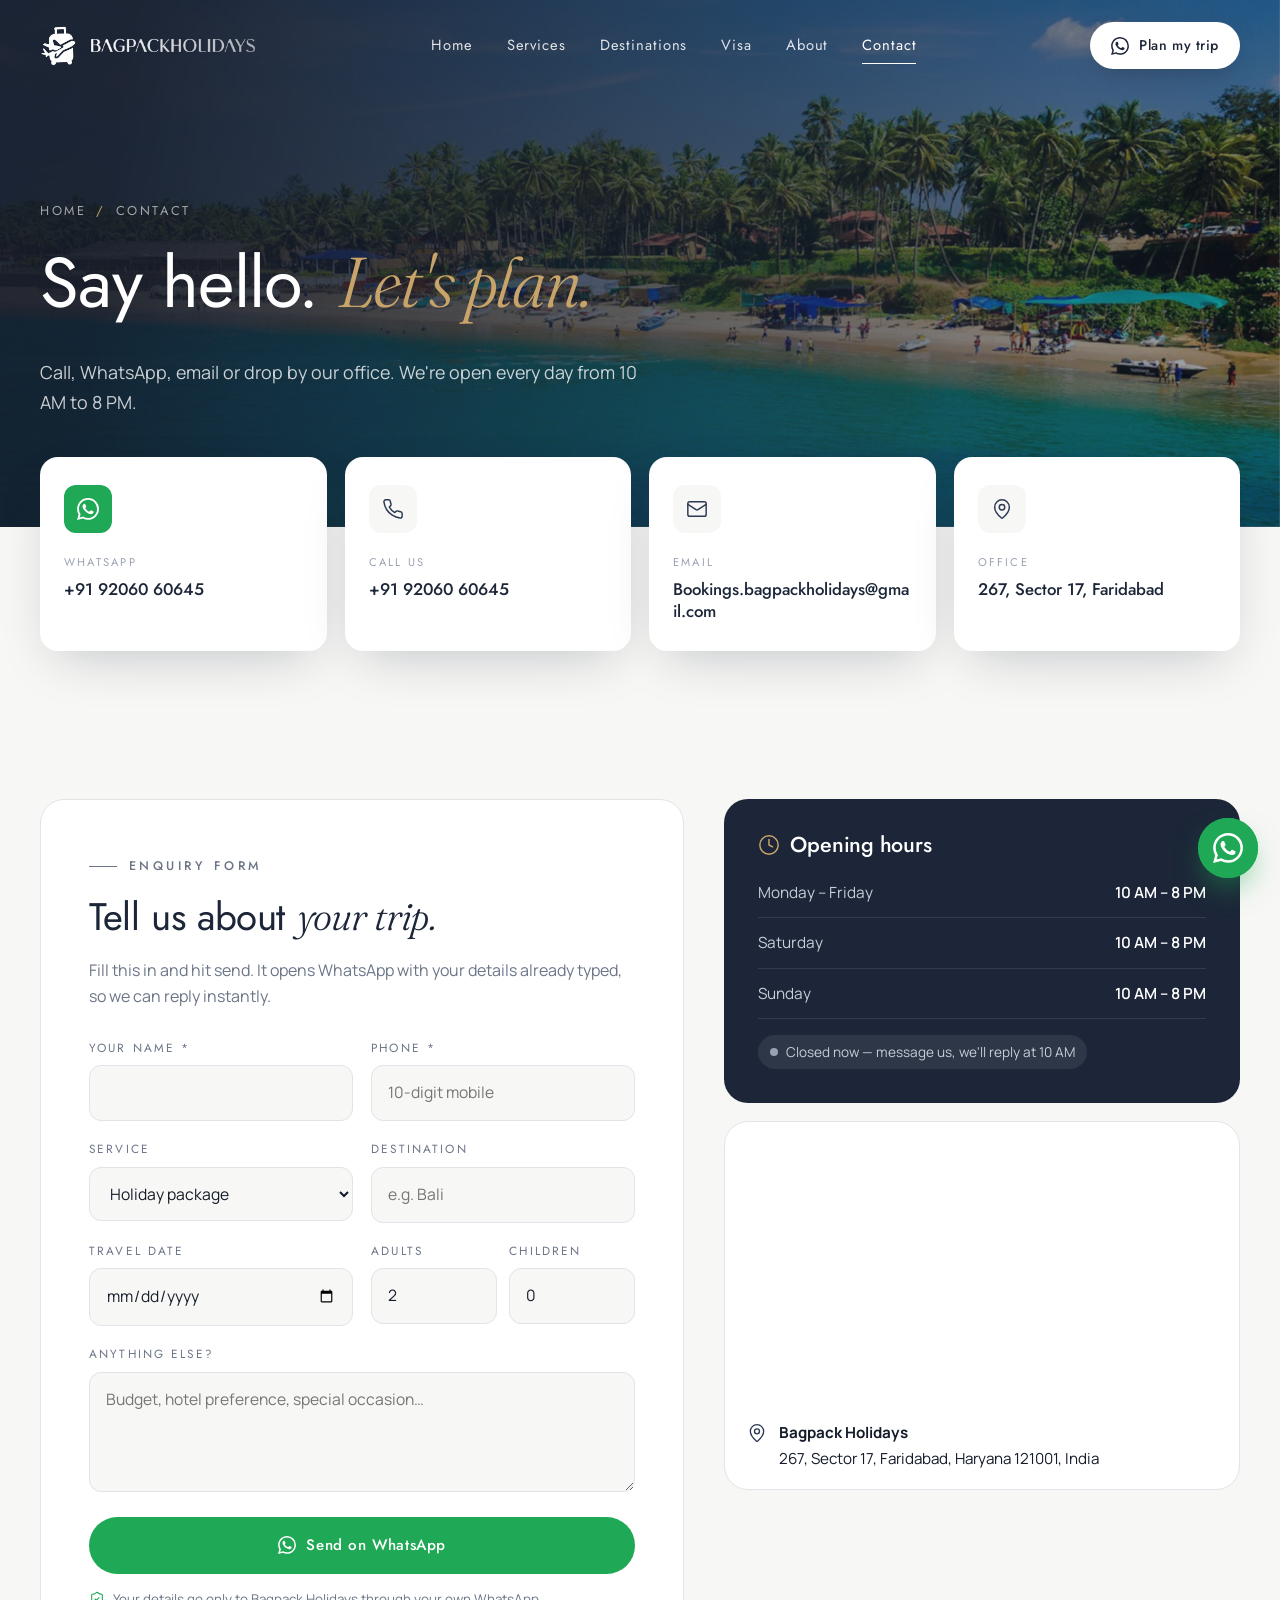
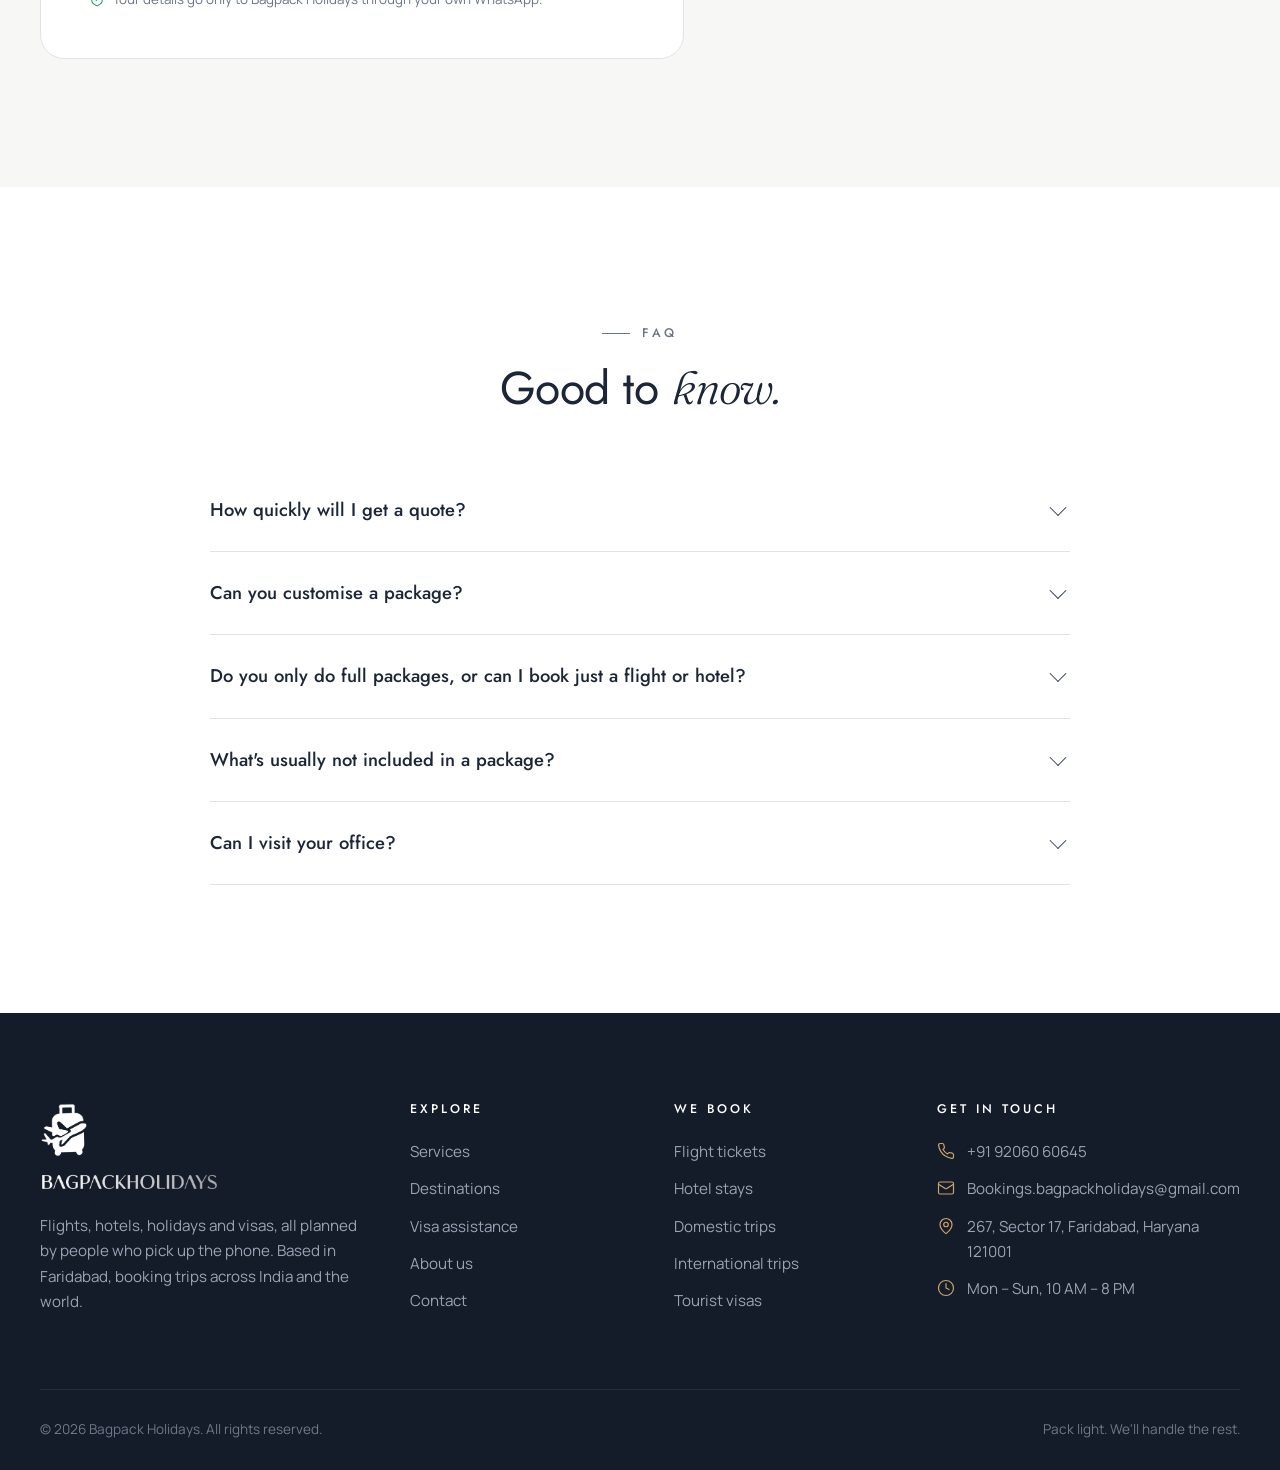
<file: contact.html>
<!doctype html>
<html lang="en">
<head>
<meta charset="utf-8">
<meta name="viewport" content="width=device-width, initial-scale=1">
<title>Contact | Bagpack Holidays, Faridabad — +91 92060 60645</title>
<meta name="description" content="Contact Bagpack Holidays: call or WhatsApp +91 92060 60645, email Bookings.bagpackholidays@gmail.com, or visit 267, Sector 17, Faridabad. Open 7 days, 10 AM to 8 PM.">
<link rel="canonical" href="https://www.bagpackholidays.com/contact.html">
<meta name="theme-color" content="#2c3a54">
<meta property="og:type" content="website">
<meta property="og:site_name" content="Bagpack Holidays">
<meta property="og:title" content="Contact | Bagpack Holidays, Faridabad — +91 92060 60645">
<meta property="og:description" content="Contact Bagpack Holidays: call or WhatsApp +91 92060 60645, email Bookings.bagpackholidays@gmail.com, or visit 267, Sector 17, Faridabad. Open 7 days, 10 AM to 8 PM.">
<meta property="og:url" content="https://www.bagpackholidays.com/contact.html">
<meta property="og:image" content="https://www.bagpackholidays.com/assets/img/logo-original.jpg">
<link rel="icon" type="image/png" href="assets/img/favicon.png">
<link rel="apple-touch-icon" href="assets/img/favicon.png">
<link rel="preconnect" href="https://fonts.googleapis.com">
<link rel="preconnect" href="https://fonts.gstatic.com" crossorigin>
<link href="https://fonts.googleapis.com/css2?family=Fraunces:ital,opsz,wght@1,9..144,300;1,9..144,400&family=Jost:wght@300;400;500;600&family=Manrope:wght@400;500;600;700&display=swap" rel="stylesheet">
<link rel="stylesheet" href="assets/css/style.css">
</head>
<body>
<header class="site-header">
  <div class="wrap">
    <a class="brand" href="index.html" aria-label="Bagpack Holidays — home">
      <img class="icon light" src="assets/img/logo-icon-white.png" alt="" width="270" height="295">
      <img class="icon dark" src="assets/img/logo-icon.png" alt="" width="270" height="295">
      <img class="word light" src="assets/img/logo-wordmark-white.png" alt="Bagpack Holidays" width="536" height="54">
      <img class="word dark" src="assets/img/logo-wordmark.png" alt="Bagpack Holidays" width="536" height="54">
    </a>
    <nav class="nav" aria-label="Main">
      <a href="index.html">Home</a>
      <a href="services.html">Services</a>
      <a href="destinations.html">Destinations</a>
      <a href="visa.html">Visa</a>
      <a href="about.html">About</a>
      <a href="contact.html" aria-current="page">Contact</a>
      <a class="btn btn-primary" href="#" data-wa="Hi Bagpack Holidays! I'd like to plan a trip."><svg class="" viewBox="0 0 24 24" fill="currentColor" aria-hidden="true"><path d="M17.472 14.382c-.297-.149-1.758-.867-2.03-.967-.273-.099-.471-.148-.67.15-.197.297-.767.966-.94 1.164-.173.199-.347.223-.644.075-.297-.15-1.255-.463-2.39-1.475-.883-.788-1.48-1.761-1.653-2.059-.173-.297-.018-.458.13-.606.134-.133.298-.347.446-.52.149-.174.198-.298.298-.497.099-.198.05-.371-.025-.52-.075-.149-.669-1.612-.916-2.207-.242-.579-.487-.5-.669-.51-.173-.008-.371-.01-.57-.01-.198 0-.52.074-.792.372-.272.297-1.04 1.016-1.04 2.479 0 1.462 1.065 2.875 1.213 3.074.149.198 2.096 3.2 5.077 4.487.709.306 1.262.489 1.694.625.712.227 1.36.195 1.871.118.571-.085 1.758-.719 2.006-1.413.248-.694.248-1.289.173-1.413-.074-.124-.272-.198-.57-.347m-5.421 7.403h-.004a9.87 9.87 0 0 1-5.031-1.378l-.361-.214-3.741.982.998-3.648-.235-.374a9.86 9.86 0 0 1-1.51-5.26c.001-5.45 4.436-9.884 9.888-9.884 2.64 0 5.122 1.03 6.988 2.898a9.825 9.825 0 0 1 2.893 6.994c-.003 5.45-4.437 9.884-9.885 9.884m8.413-18.297A11.815 11.815 0 0 0 12.05 0C5.495 0 .16 5.335.157 11.892c0 2.096.547 4.142 1.588 5.945L.057 24l6.305-1.654a11.882 11.882 0 0 0 5.683 1.448h.005c6.554 0 11.89-5.335 11.893-11.893a11.821 11.821 0 0 0-3.48-8.413Z"/></svg>Plan my trip</a>
    </nav>
    <div class="header-cta">
      <a class="btn btn-primary" href="#" data-wa="Hi Bagpack Holidays! I'd like to plan a trip."><svg class="" viewBox="0 0 24 24" fill="currentColor" aria-hidden="true"><path d="M17.472 14.382c-.297-.149-1.758-.867-2.03-.967-.273-.099-.471-.148-.67.15-.197.297-.767.966-.94 1.164-.173.199-.347.223-.644.075-.297-.15-1.255-.463-2.39-1.475-.883-.788-1.48-1.761-1.653-2.059-.173-.297-.018-.458.13-.606.134-.133.298-.347.446-.52.149-.174.198-.298.298-.497.099-.198.05-.371-.025-.52-.075-.149-.669-1.612-.916-2.207-.242-.579-.487-.5-.669-.51-.173-.008-.371-.01-.57-.01-.198 0-.52.074-.792.372-.272.297-1.04 1.016-1.04 2.479 0 1.462 1.065 2.875 1.213 3.074.149.198 2.096 3.2 5.077 4.487.709.306 1.262.489 1.694.625.712.227 1.36.195 1.871.118.571-.085 1.758-.719 2.006-1.413.248-.694.248-1.289.173-1.413-.074-.124-.272-.198-.57-.347m-5.421 7.403h-.004a9.87 9.87 0 0 1-5.031-1.378l-.361-.214-3.741.982.998-3.648-.235-.374a9.86 9.86 0 0 1-1.51-5.26c.001-5.45 4.436-9.884 9.888-9.884 2.64 0 5.122 1.03 6.988 2.898a9.825 9.825 0 0 1 2.893 6.994c-.003 5.45-4.437 9.884-9.885 9.884m8.413-18.297A11.815 11.815 0 0 0 12.05 0C5.495 0 .16 5.335.157 11.892c0 2.096.547 4.142 1.588 5.945L.057 24l6.305-1.654a11.882 11.882 0 0 0 5.683 1.448h.005c6.554 0 11.89-5.335 11.893-11.893a11.821 11.821 0 0 0-3.48-8.413Z"/></svg>Plan my trip</a>
      <button class="menu-toggle" aria-label="Open menu" aria-expanded="false"><span></span></button>
    </div>
  </div>
</header>
<main>
<section class="page-hero">
  <div class="hero-bg" style="background-image:url('assets/img/dest/goa.jpg')"></div>
  <div class="wrap">
    <div class="crumbs load-in"><a href="index.html">Home</a><span>/</span>Contact</div>
    <h1 class="load-in d1">Say hello. <span class="serif">Let's plan.</span></h1>
    <p class="lead load-in d2">Call, WhatsApp, email or drop by our office. We're open every day from 10 AM to 8 PM.</p>
  </div>
</section>

<section class="section" style="padding-top:0">
  <div class="wrap">
    <div class="contact-cards stagger">
      <a class="contact-card wa reveal" href="#" data-wa="Hi Bagpack Holidays! I have a travel query."><div class="icon-badge"><svg class="" viewBox="0 0 24 24" fill="currentColor" aria-hidden="true"><path d="M17.472 14.382c-.297-.149-1.758-.867-2.03-.967-.273-.099-.471-.148-.67.15-.197.297-.767.966-.94 1.164-.173.199-.347.223-.644.075-.297-.15-1.255-.463-2.39-1.475-.883-.788-1.48-1.761-1.653-2.059-.173-.297-.018-.458.13-.606.134-.133.298-.347.446-.52.149-.174.198-.298.298-.497.099-.198.05-.371-.025-.52-.075-.149-.669-1.612-.916-2.207-.242-.579-.487-.5-.669-.51-.173-.008-.371-.01-.57-.01-.198 0-.52.074-.792.372-.272.297-1.04 1.016-1.04 2.479 0 1.462 1.065 2.875 1.213 3.074.149.198 2.096 3.2 5.077 4.487.709.306 1.262.489 1.694.625.712.227 1.36.195 1.871.118.571-.085 1.758-.719 2.006-1.413.248-.694.248-1.289.173-1.413-.074-.124-.272-.198-.57-.347m-5.421 7.403h-.004a9.87 9.87 0 0 1-5.031-1.378l-.361-.214-3.741.982.998-3.648-.235-.374a9.86 9.86 0 0 1-1.51-5.26c.001-5.45 4.436-9.884 9.888-9.884 2.64 0 5.122 1.03 6.988 2.898a9.825 9.825 0 0 1 2.893 6.994c-.003 5.45-4.437 9.884-9.885 9.884m8.413-18.297A11.815 11.815 0 0 0 12.05 0C5.495 0 .16 5.335.157 11.892c0 2.096.547 4.142 1.588 5.945L.057 24l6.305-1.654a11.882 11.882 0 0 0 5.683 1.448h.005c6.554 0 11.89-5.335 11.893-11.893a11.821 11.821 0 0 0-3.48-8.413Z"/></svg></div><small>WhatsApp</small><strong>+91 92060 60645</strong></a>
      <a class="contact-card reveal" href="tel:+919206060645"><div class="icon-badge"><svg class="" viewBox="0 0 24 24" fill="none" stroke="currentColor" stroke-width="1.6" stroke-linecap="round" stroke-linejoin="round" aria-hidden="true"><path d="M22 16.9v3a2 2 0 0 1-2.2 2 19.8 19.8 0 0 1-8.6-3.1 19.5 19.5 0 0 1-6-6A19.8 19.8 0 0 1 2.1 4.2 2 2 0 0 1 4.1 2h3a2 2 0 0 1 2 1.7c.1.9.4 1.9.7 2.8a2 2 0 0 1-.5 2.1L8 9.9a16 16 0 0 0 6 6l1.3-1.3a2 2 0 0 1 2.1-.4c.9.3 1.8.6 2.8.7a2 2 0 0 1 1.7 2z"/></svg></div><small>Call us</small><strong>+91 92060 60645</strong></a>
      <a class="contact-card reveal" href="mailto:Bookings.bagpackholidays@gmail.com"><div class="icon-badge"><svg class="" viewBox="0 0 24 24" fill="none" stroke="currentColor" stroke-width="1.6" stroke-linecap="round" stroke-linejoin="round" aria-hidden="true"><rect x="2" y="4" width="20" height="16" rx="2"/><path d="m22 7-8.97 5.7a1.94 1.94 0 0 1-2.06 0L2 7"/></svg></div><small>Email</small><strong>Bookings.bagpackholidays@gmail.com</strong></a>
      <a class="contact-card reveal" href="https://www.google.com/maps/search/?api=1&query=267+Sector+17+Faridabad+Haryana+121001" target="_blank" rel="noopener"><div class="icon-badge"><svg class="" viewBox="0 0 24 24" fill="none" stroke="currentColor" stroke-width="1.6" stroke-linecap="round" stroke-linejoin="round" aria-hidden="true"><path d="M20 10c0 5-5.5 10.2-7.4 11.8a1 1 0 0 1-1.2 0C9.5 20.2 4 15 4 10a8 8 0 0 1 16 0"/><circle cx="12" cy="10" r="3"/></svg></div><small>Office</small><strong>267, Sector 17, Faridabad</strong></a>
    </div>
  </div>
</section>

<section class="section" style="padding-top:20px">
  <div class="wrap">
    <div class="contact-layout">
      <div class="form-card reveal">
        <span class="eyebrow">Enquiry form</span>
        <h2 style="font-size:clamp(1.8rem,3vw,2.4rem)">Tell us about <span class="serif">your trip.</span></h2>
        <p style="color:var(--slate);margin-bottom:28px">Fill this in and hit send. It opens WhatsApp with your details already typed, so we can reply instantly.</p>
        <form id="contact-form" novalidate>
          <div class="form-grid">
            <div class="field" data-field="name"><label for="c-name">Your name *</label><input id="c-name" name="name" autocomplete="name" required><div class="err">Please enter your name.</div></div>
            <div class="field" data-field="phone"><label for="c-phone">Phone *</label><input id="c-phone" name="phone" type="tel" autocomplete="tel" placeholder="10-digit mobile" required><div class="err">Please enter a valid phone number.</div></div>
            <div class="field"><label for="c-service">Service</label><select id="c-service" name="service"><option>Holiday package</option><option>Flight tickets</option><option>Hotel booking</option><option>Visa assistance</option><option>Something else</option></select></div>
            <div class="field"><label for="c-dest">Destination</label><input id="c-dest" name="destination" placeholder="e.g. Bali" list="c-dest-list"><datalist id="c-dest-list"><option value="Goa"><option value="Kashmir"><option value="Kerala"><option value="Himachal"><option value="Rajasthan"><option value="Dubai"><option value="Thailand"><option value="Bali"><option value="Singapore"><option value="Europe"><option value="Maldives"><option value="Vietnam"></datalist></div>
            <div class="field"><label for="c-date">Travel date</label><input id="c-date" name="date" type="date"></div>
            <div class="field" style="display:grid;grid-template-columns:1fr 1fr;gap:12px">
              <div><label for="c-adults">Adults</label><input id="c-adults" name="adults" type="number" min="1" value="2"></div>
              <div><label for="c-kids">Children</label><input id="c-kids" name="children" type="number" min="0" value="0"></div>
            </div>
            <div class="field full"><label for="c-msg">Anything else?</label><textarea id="c-msg" name="message" placeholder="Budget, hotel preference, special occasion…"></textarea></div>
            <div class="full"><button class="btn btn-wa btn-block" type="submit"><svg class="" viewBox="0 0 24 24" fill="currentColor" aria-hidden="true"><path d="M17.472 14.382c-.297-.149-1.758-.867-2.03-.967-.273-.099-.471-.148-.67.15-.197.297-.767.966-.94 1.164-.173.199-.347.223-.644.075-.297-.15-1.255-.463-2.39-1.475-.883-.788-1.48-1.761-1.653-2.059-.173-.297-.018-.458.13-.606.134-.133.298-.347.446-.52.149-.174.198-.298.298-.497.099-.198.05-.371-.025-.52-.075-.149-.669-1.612-.916-2.207-.242-.579-.487-.5-.669-.51-.173-.008-.371-.01-.57-.01-.198 0-.52.074-.792.372-.272.297-1.04 1.016-1.04 2.479 0 1.462 1.065 2.875 1.213 3.074.149.198 2.096 3.2 5.077 4.487.709.306 1.262.489 1.694.625.712.227 1.36.195 1.871.118.571-.085 1.758-.719 2.006-1.413.248-.694.248-1.289.173-1.413-.074-.124-.272-.198-.57-.347m-5.421 7.403h-.004a9.87 9.87 0 0 1-5.031-1.378l-.361-.214-3.741.982.998-3.648-.235-.374a9.86 9.86 0 0 1-1.51-5.26c.001-5.45 4.436-9.884 9.888-9.884 2.64 0 5.122 1.03 6.988 2.898a9.825 9.825 0 0 1 2.893 6.994c-.003 5.45-4.437 9.884-9.885 9.884m8.413-18.297A11.815 11.815 0 0 0 12.05 0C5.495 0 .16 5.335.157 11.892c0 2.096.547 4.142 1.588 5.945L.057 24l6.305-1.654a11.882 11.882 0 0 0 5.683 1.448h.005c6.554 0 11.89-5.335 11.893-11.893a11.821 11.821 0 0 0-3.48-8.413Z"/></svg>Send on WhatsApp</button></div>
          </div>
          <p class="form-note"><svg class="" viewBox="0 0 24 24" fill="none" stroke="currentColor" stroke-width="1.6" stroke-linecap="round" stroke-linejoin="round" aria-hidden="true"><path d="M20 13c0 5-3.5 7.5-7.7 9a1 1 0 0 1-.6 0C7.5 20.5 4 18 4 13V6a1 1 0 0 1 1-1c2 0 4.5-1.2 6.2-2.7a1.2 1.2 0 0 1 1.5 0C14.5 3.8 17 5 19 5a1 1 0 0 1 1 1z"/><path d="m9 12 2 2 4-4"/></svg>Your details go only to Bagpack Holidays through your own WhatsApp.</p>
        </form>
      </div>
      <div class="info-stack">
        <div class="hours-card reveal">
          <h3><svg class="" viewBox="0 0 24 24" fill="none" stroke="currentColor" stroke-width="1.6" stroke-linecap="round" stroke-linejoin="round" aria-hidden="true"><circle cx="12" cy="12" r="10"/><path d="M12 6v6l4 2"/></svg>Opening hours</h3>
          <div class="hours-row"><span>Monday – Friday</span><strong>10 AM – 8 PM</strong></div>
          <div class="hours-row"><span>Saturday</span><strong>10 AM – 8 PM</strong></div>
          <div class="hours-row"><span>Sunday</span><strong>10 AM – 8 PM</strong></div>
          <div class="open-pill"><i></i><span>Open 7 days a week</span></div>
        </div>
        <div class="map-card reveal">
          <iframe title="Bagpack Holidays office on Google Maps" src="https://maps.google.com/maps?q=267+Sector+17+Faridabad+Haryana+121001&z=15&output=embed" loading="lazy" referrerpolicy="no-referrer-when-downgrade"></iframe>
          <div class="addr"><svg class="" viewBox="0 0 24 24" fill="none" stroke="currentColor" stroke-width="1.6" stroke-linecap="round" stroke-linejoin="round" aria-hidden="true"><path d="M20 10c0 5-5.5 10.2-7.4 11.8a1 1 0 0 1-1.2 0C9.5 20.2 4 15 4 10a8 8 0 0 1 16 0"/><circle cx="12" cy="10" r="3"/></svg><div><strong>Bagpack Holidays</strong><br>267, Sector 17, Faridabad, Haryana 121001, India</div></div>
        </div>
      </div>
    </div>
  </div>
</section>

<section class="section bg-white">
  <div class="wrap">
    <div class="section-head reveal" style="justify-content:center;text-align:center">
      <div><span class="eyebrow">FAQ</span><h2>Good to <span class="serif">know.</span></h2></div>
    </div>
    <div class="faq reveal">
      <details><summary>How quickly will I get a quote?</summary><p>During working hours (10 AM to 8 PM, all 7 days) we usually reply on WhatsApp within minutes. A full custom itinerary is typically ready within a few hours, depending on the destination.</p></details>
      <details><summary>Can you customise a package?</summary><p>Yes. Every trip is built around you. Change the hotels, add days, swap activities or plan around a birthday or anniversary.</p></details>
      <details><summary>Do you only do full packages, or can I book just a flight or hotel?</summary><p>Both. Book a single flight ticket, just a hotel, only visa help or a complete holiday, whatever you need.</p></details>
      <details><summary>What's usually not included in a package?</summary><p>Typically travel insurance, visa fees (if applicable), early check-in or late check-out charges, tips, personal expenses and meals not mentioned in the itinerary. Every quote lists the inclusions and exclusions clearly.</p></details>
      <details><summary>Can I visit your office?</summary><p>Of course. We're at 267, Sector 17, Faridabad, Haryana 121001. A quick call before you visit helps us make sure the right person is available.</p></details>
    </div>
  </div>
</section>
</main>
<footer class="site-footer">
  <div class="wrap">
    <div class="footer-grid">
      <div class="footer-brand">
        <img class="icon" src="assets/img/logo-icon-white.png" alt="" width="270" height="295">
        <img class="word" src="assets/img/logo-wordmark-white.png" alt="Bagpack Holidays" width="536" height="54">
        <p>Flights, hotels, holidays and visas, all planned by people who pick up the phone. Based in Faridabad, booking trips across India and the world.</p>
      </div>
      <div>
        <h4>Explore</h4>
        <ul>
          <li><a href="services.html">Services</a></li>
          <li><a href="destinations.html">Destinations</a></li>
          <li><a href="visa.html">Visa assistance</a></li>
          <li><a href="about.html">About us</a></li>
          <li><a href="contact.html">Contact</a></li>
        </ul>
      </div>
      <div>
        <h4>We book</h4>
        <ul>
          <li><a href="services.html#flights">Flight tickets</a></li>
          <li><a href="services.html#hotels">Hotel stays</a></li>
          <li><a href="services.html#holidays">Domestic trips</a></li>
          <li><a href="services.html#holidays">International trips</a></li>
          <li><a href="visa.html">Tourist visas</a></li>
        </ul>
      </div>
      <div>
        <h4>Get in touch</h4>
        <ul class="footer-contact">
          <li><svg class="" viewBox="0 0 24 24" fill="none" stroke="currentColor" stroke-width="1.6" stroke-linecap="round" stroke-linejoin="round" aria-hidden="true"><path d="M22 16.9v3a2 2 0 0 1-2.2 2 19.8 19.8 0 0 1-8.6-3.1 19.5 19.5 0 0 1-6-6A19.8 19.8 0 0 1 2.1 4.2 2 2 0 0 1 4.1 2h3a2 2 0 0 1 2 1.7c.1.9.4 1.9.7 2.8a2 2 0 0 1-.5 2.1L8 9.9a16 16 0 0 0 6 6l1.3-1.3a2 2 0 0 1 2.1-.4c.9.3 1.8.6 2.8.7a2 2 0 0 1 1.7 2z"/></svg><a href="tel:+919206060645">+91 92060 60645</a></li>
          <li><svg class="" viewBox="0 0 24 24" fill="none" stroke="currentColor" stroke-width="1.6" stroke-linecap="round" stroke-linejoin="round" aria-hidden="true"><rect x="2" y="4" width="20" height="16" rx="2"/><path d="m22 7-8.97 5.7a1.94 1.94 0 0 1-2.06 0L2 7"/></svg><a href="mailto:Bookings.bagpackholidays@gmail.com">Bookings.bagpackholidays@gmail.com</a></li>
          <li><svg class="" viewBox="0 0 24 24" fill="none" stroke="currentColor" stroke-width="1.6" stroke-linecap="round" stroke-linejoin="round" aria-hidden="true"><path d="M20 10c0 5-5.5 10.2-7.4 11.8a1 1 0 0 1-1.2 0C9.5 20.2 4 15 4 10a8 8 0 0 1 16 0"/><circle cx="12" cy="10" r="3"/></svg><span>267, Sector 17, Faridabad, Haryana 121001</span></li>
          <li><svg class="" viewBox="0 0 24 24" fill="none" stroke="currentColor" stroke-width="1.6" stroke-linecap="round" stroke-linejoin="round" aria-hidden="true"><circle cx="12" cy="12" r="10"/><path d="M12 6v6l4 2"/></svg><span>Mon – Sun, 10 AM – 8 PM</span></li>
        </ul>
      </div>
    </div>
    <div class="footer-bottom">
      <span>&copy; <span id="year">2026</span> Bagpack Holidays. All rights reserved.</span>
      <span>Pack light. We'll handle the rest.</span>
    </div>
  </div>
</footer>
<a class="wa-float" href="#" data-wa="Hi Bagpack Holidays! I have a travel query." aria-label="Chat with us on WhatsApp"><svg class="" viewBox="0 0 24 24" fill="currentColor" aria-hidden="true"><path d="M17.472 14.382c-.297-.149-1.758-.867-2.03-.967-.273-.099-.471-.148-.67.15-.197.297-.767.966-.94 1.164-.173.199-.347.223-.644.075-.297-.15-1.255-.463-2.39-1.475-.883-.788-1.48-1.761-1.653-2.059-.173-.297-.018-.458.13-.606.134-.133.298-.347.446-.52.149-.174.198-.298.298-.497.099-.198.05-.371-.025-.52-.075-.149-.669-1.612-.916-2.207-.242-.579-.487-.5-.669-.51-.173-.008-.371-.01-.57-.01-.198 0-.52.074-.792.372-.272.297-1.04 1.016-1.04 2.479 0 1.462 1.065 2.875 1.213 3.074.149.198 2.096 3.2 5.077 4.487.709.306 1.262.489 1.694.625.712.227 1.36.195 1.871.118.571-.085 1.758-.719 2.006-1.413.248-.694.248-1.289.173-1.413-.074-.124-.272-.198-.57-.347m-5.421 7.403h-.004a9.87 9.87 0 0 1-5.031-1.378l-.361-.214-3.741.982.998-3.648-.235-.374a9.86 9.86 0 0 1-1.51-5.26c.001-5.45 4.436-9.884 9.888-9.884 2.64 0 5.122 1.03 6.988 2.898a9.825 9.825 0 0 1 2.893 6.994c-.003 5.45-4.437 9.884-9.885 9.884m8.413-18.297A11.815 11.815 0 0 0 12.05 0C5.495 0 .16 5.335.157 11.892c0 2.096.547 4.142 1.588 5.945L.057 24l6.305-1.654a11.882 11.882 0 0 0 5.683 1.448h.005c6.554 0 11.89-5.335 11.893-11.893a11.821 11.821 0 0 0-3.48-8.413Z"/></svg></a>
<script src="assets/js/main.js"></script>
</body>
</html>
</file>
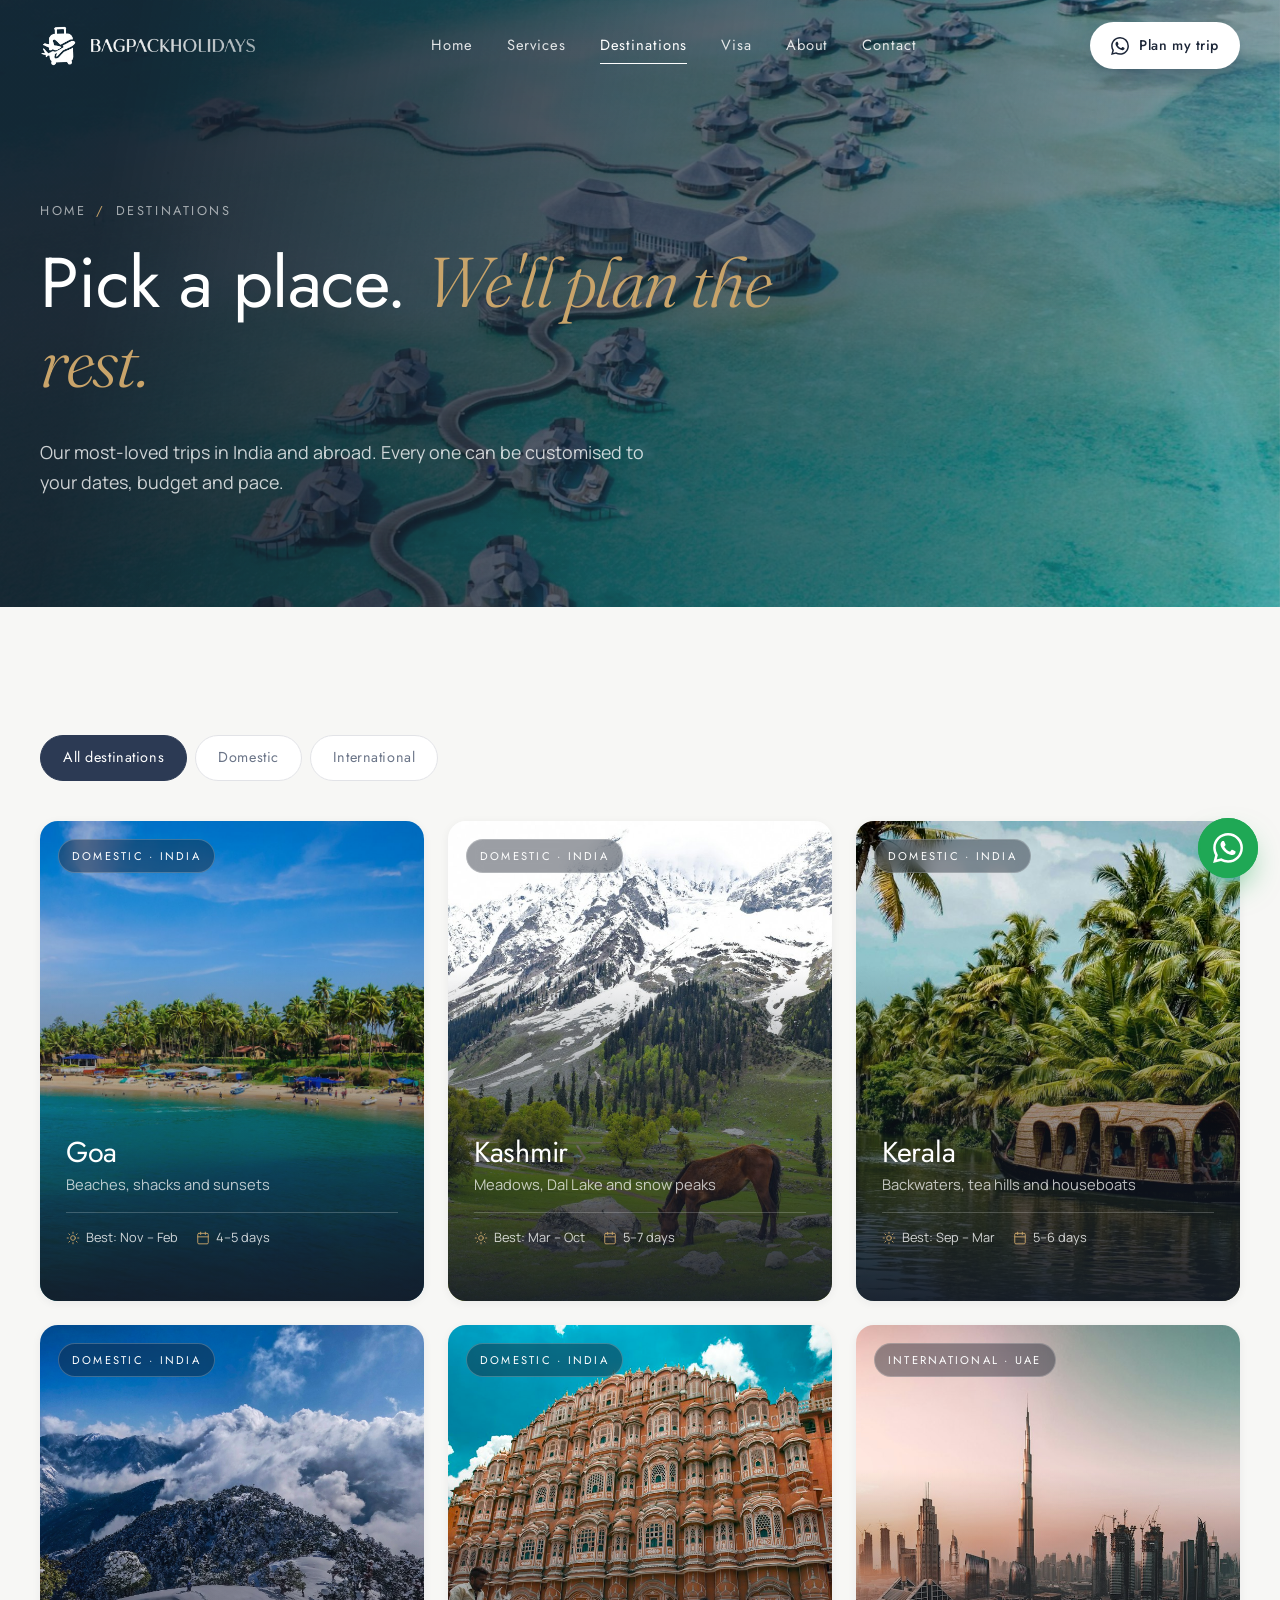
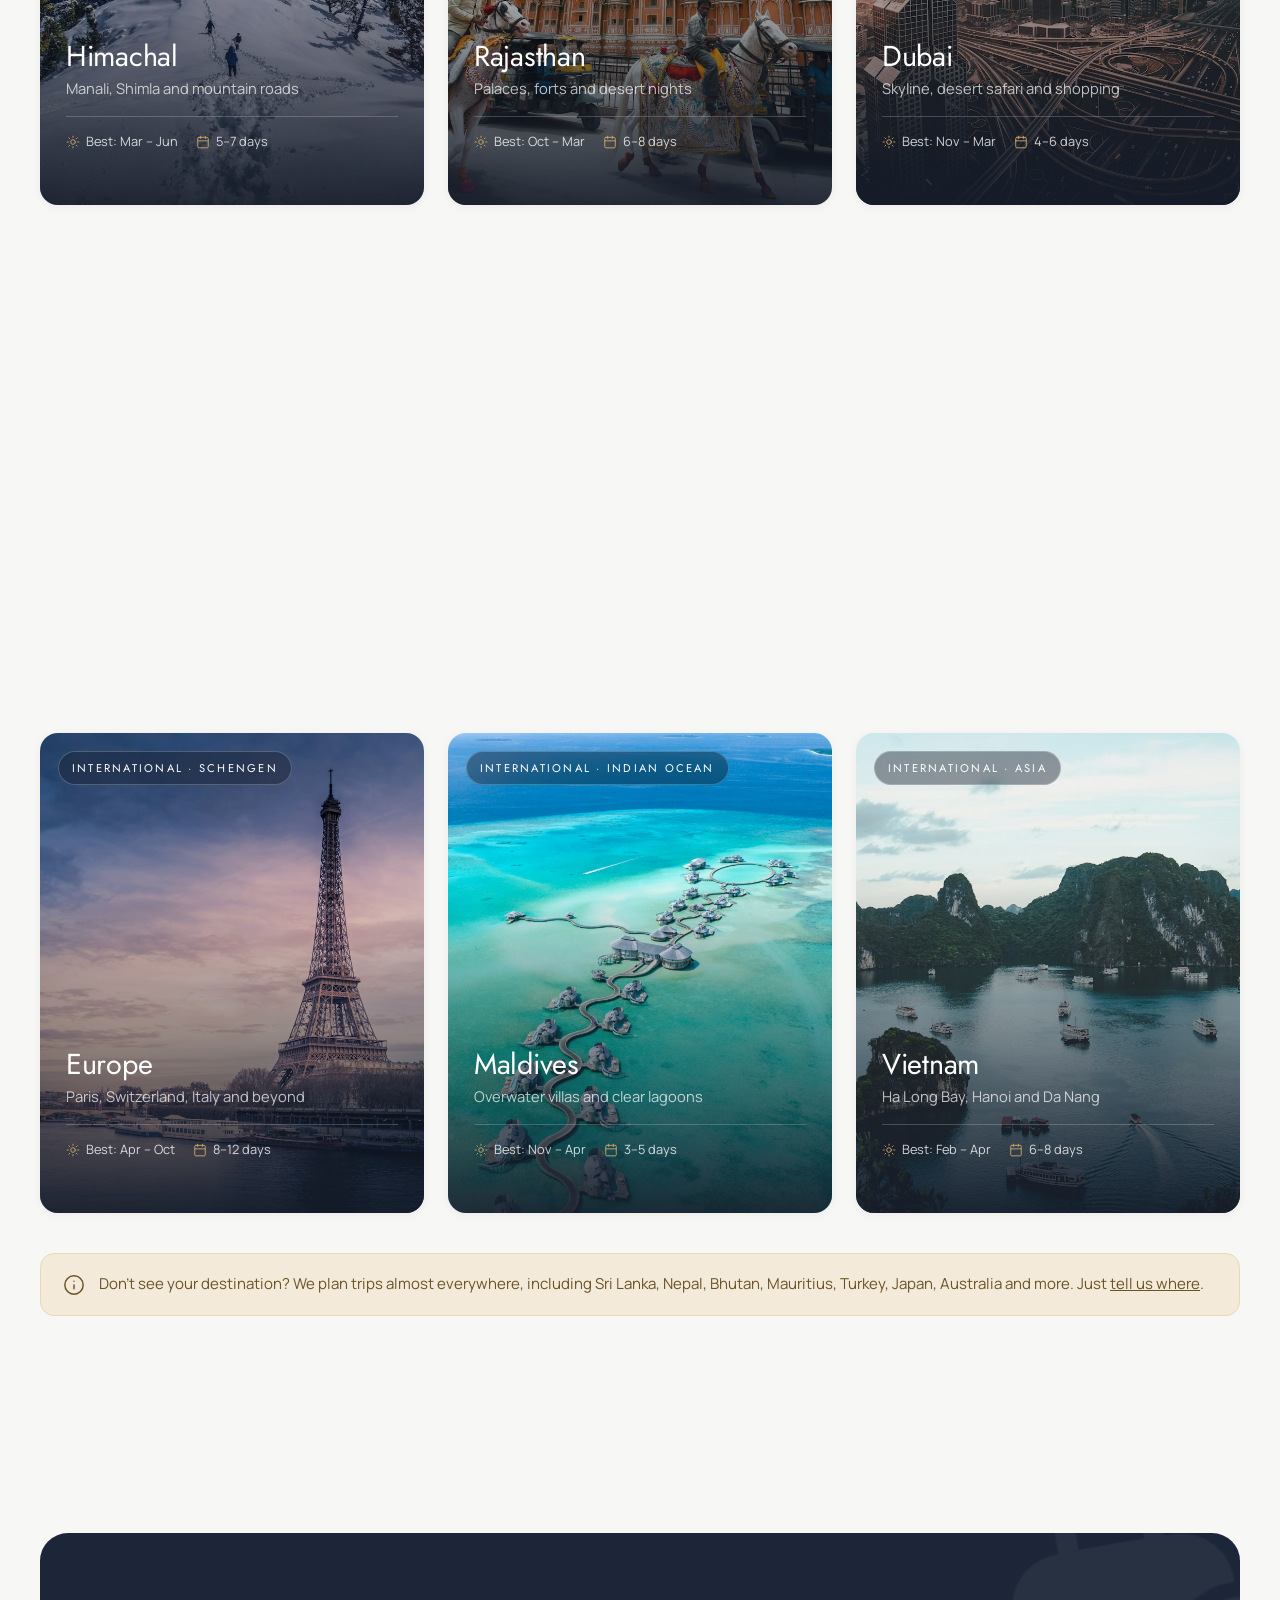
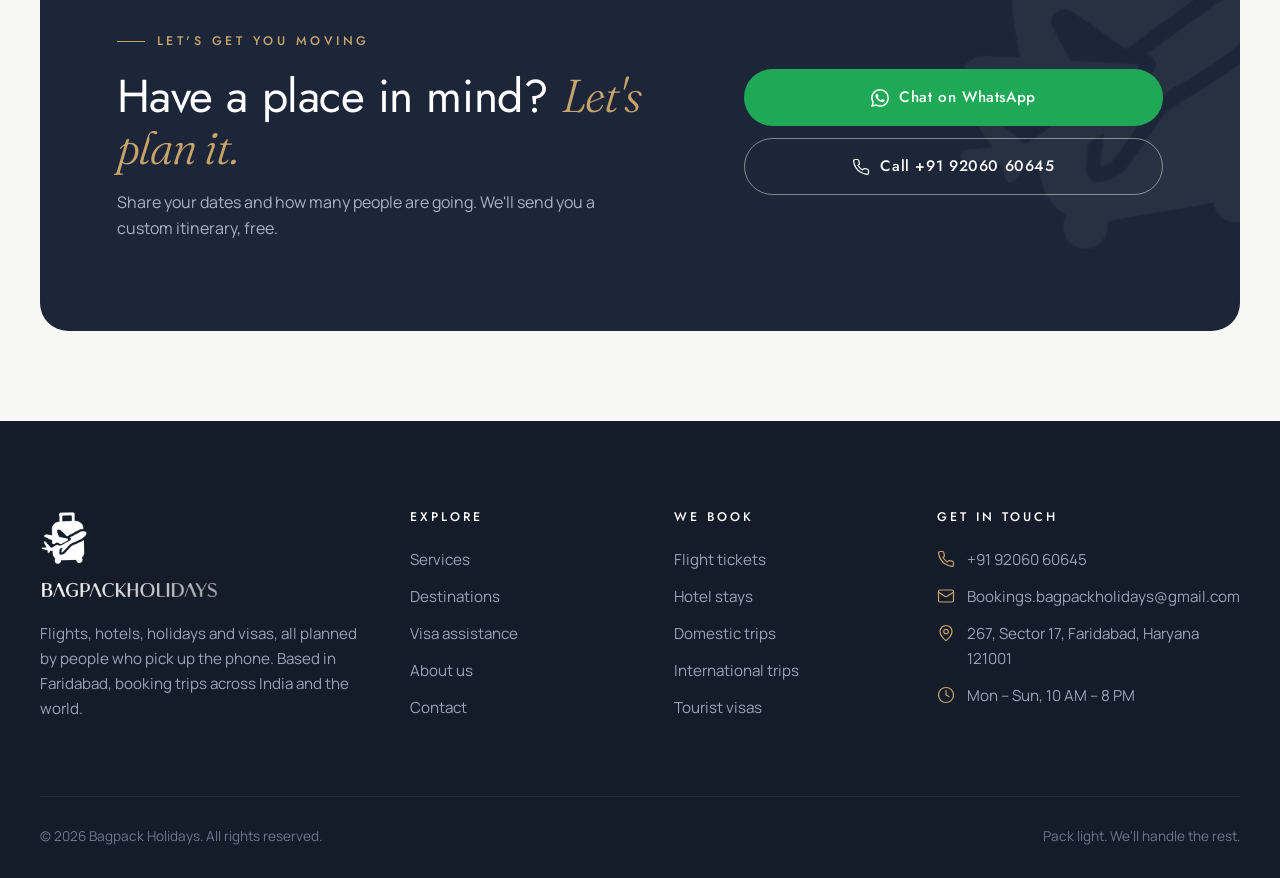
<file: destinations.html>
<!doctype html>
<html lang="en">
<head>
<meta charset="utf-8">
<meta name="viewport" content="width=device-width, initial-scale=1">
<title>Destinations | Domestic & International Holidays — Bagpack Holidays</title>
<meta name="description" content="Holiday packages to Goa, Kashmir, Kerala, Himachal, Rajasthan, Dubai, Thailand, Bali, Singapore, Europe, Maldives and Vietnam.">
<link rel="canonical" href="https://www.bagpackholidays.com/destinations.html">
<meta name="theme-color" content="#2c3a54">
<meta property="og:type" content="website">
<meta property="og:site_name" content="Bagpack Holidays">
<meta property="og:title" content="Destinations | Domestic & International Holidays — Bagpack Holidays">
<meta property="og:description" content="Holiday packages to Goa, Kashmir, Kerala, Himachal, Rajasthan, Dubai, Thailand, Bali, Singapore, Europe, Maldives and Vietnam.">
<meta property="og:url" content="https://www.bagpackholidays.com/destinations.html">
<meta property="og:image" content="https://www.bagpackholidays.com/assets/img/logo-original.jpg">
<link rel="icon" type="image/png" href="assets/img/favicon.png">
<link rel="apple-touch-icon" href="assets/img/favicon.png">
<link rel="preconnect" href="https://fonts.googleapis.com">
<link rel="preconnect" href="https://fonts.gstatic.com" crossorigin>
<link href="https://fonts.googleapis.com/css2?family=Fraunces:ital,opsz,wght@1,9..144,300;1,9..144,400&family=Jost:wght@300;400;500;600&family=Manrope:wght@400;500;600;700&display=swap" rel="stylesheet">
<link rel="stylesheet" href="assets/css/style.css">
</head>
<body>
<header class="site-header">
  <div class="wrap">
    <a class="brand" href="index.html" aria-label="Bagpack Holidays — home">
      <img class="icon light" src="assets/img/logo-icon-white.png" alt="" width="270" height="295">
      <img class="icon dark" src="assets/img/logo-icon.png" alt="" width="270" height="295">
      <img class="word light" src="assets/img/logo-wordmark-white.png" alt="Bagpack Holidays" width="536" height="54">
      <img class="word dark" src="assets/img/logo-wordmark.png" alt="Bagpack Holidays" width="536" height="54">
    </a>
    <nav class="nav" aria-label="Main">
      <a href="index.html">Home</a>
      <a href="services.html">Services</a>
      <a href="destinations.html" aria-current="page">Destinations</a>
      <a href="visa.html">Visa</a>
      <a href="about.html">About</a>
      <a href="contact.html">Contact</a>
      <a class="btn btn-primary" href="#" data-wa="Hi Bagpack Holidays! I'd like to plan a trip."><svg class="" viewBox="0 0 24 24" fill="currentColor" aria-hidden="true"><path d="M17.472 14.382c-.297-.149-1.758-.867-2.03-.967-.273-.099-.471-.148-.67.15-.197.297-.767.966-.94 1.164-.173.199-.347.223-.644.075-.297-.15-1.255-.463-2.39-1.475-.883-.788-1.48-1.761-1.653-2.059-.173-.297-.018-.458.13-.606.134-.133.298-.347.446-.52.149-.174.198-.298.298-.497.099-.198.05-.371-.025-.52-.075-.149-.669-1.612-.916-2.207-.242-.579-.487-.5-.669-.51-.173-.008-.371-.01-.57-.01-.198 0-.52.074-.792.372-.272.297-1.04 1.016-1.04 2.479 0 1.462 1.065 2.875 1.213 3.074.149.198 2.096 3.2 5.077 4.487.709.306 1.262.489 1.694.625.712.227 1.36.195 1.871.118.571-.085 1.758-.719 2.006-1.413.248-.694.248-1.289.173-1.413-.074-.124-.272-.198-.57-.347m-5.421 7.403h-.004a9.87 9.87 0 0 1-5.031-1.378l-.361-.214-3.741.982.998-3.648-.235-.374a9.86 9.86 0 0 1-1.51-5.26c.001-5.45 4.436-9.884 9.888-9.884 2.64 0 5.122 1.03 6.988 2.898a9.825 9.825 0 0 1 2.893 6.994c-.003 5.45-4.437 9.884-9.885 9.884m8.413-18.297A11.815 11.815 0 0 0 12.05 0C5.495 0 .16 5.335.157 11.892c0 2.096.547 4.142 1.588 5.945L.057 24l6.305-1.654a11.882 11.882 0 0 0 5.683 1.448h.005c6.554 0 11.89-5.335 11.893-11.893a11.821 11.821 0 0 0-3.48-8.413Z"/></svg>Plan my trip</a>
    </nav>
    <div class="header-cta">
      <a class="btn btn-primary" href="#" data-wa="Hi Bagpack Holidays! I'd like to plan a trip."><svg class="" viewBox="0 0 24 24" fill="currentColor" aria-hidden="true"><path d="M17.472 14.382c-.297-.149-1.758-.867-2.03-.967-.273-.099-.471-.148-.67.15-.197.297-.767.966-.94 1.164-.173.199-.347.223-.644.075-.297-.15-1.255-.463-2.39-1.475-.883-.788-1.48-1.761-1.653-2.059-.173-.297-.018-.458.13-.606.134-.133.298-.347.446-.52.149-.174.198-.298.298-.497.099-.198.05-.371-.025-.52-.075-.149-.669-1.612-.916-2.207-.242-.579-.487-.5-.669-.51-.173-.008-.371-.01-.57-.01-.198 0-.52.074-.792.372-.272.297-1.04 1.016-1.04 2.479 0 1.462 1.065 2.875 1.213 3.074.149.198 2.096 3.2 5.077 4.487.709.306 1.262.489 1.694.625.712.227 1.36.195 1.871.118.571-.085 1.758-.719 2.006-1.413.248-.694.248-1.289.173-1.413-.074-.124-.272-.198-.57-.347m-5.421 7.403h-.004a9.87 9.87 0 0 1-5.031-1.378l-.361-.214-3.741.982.998-3.648-.235-.374a9.86 9.86 0 0 1-1.51-5.26c.001-5.45 4.436-9.884 9.888-9.884 2.64 0 5.122 1.03 6.988 2.898a9.825 9.825 0 0 1 2.893 6.994c-.003 5.45-4.437 9.884-9.885 9.884m8.413-18.297A11.815 11.815 0 0 0 12.05 0C5.495 0 .16 5.335.157 11.892c0 2.096.547 4.142 1.588 5.945L.057 24l6.305-1.654a11.882 11.882 0 0 0 5.683 1.448h.005c6.554 0 11.89-5.335 11.893-11.893a11.821 11.821 0 0 0-3.48-8.413Z"/></svg>Plan my trip</a>
      <button class="menu-toggle" aria-label="Open menu" aria-expanded="false"><span></span></button>
    </div>
  </div>
</header>
<main>
<section class="page-hero">
  <div class="hero-bg" style="background-image:url('assets/img/dest/maldives.jpg')"></div>
  <div class="wrap">
    <div class="crumbs load-in"><a href="index.html">Home</a><span>/</span>Destinations</div>
    <h1 class="load-in d1">Pick a place. <span class="serif">We'll plan the rest.</span></h1>
    <p class="lead load-in d2">Our most-loved trips in India and abroad. Every one can be customised to your dates, budget and pace.</p>
  </div>
</section>

<section class="section">
  <div class="wrap">
    <div class="filter-bar reveal" role="group" aria-label="Filter destinations">
      <button class="active" data-filter="all">All destinations</button>
      <button data-filter="domestic">Domestic</button>
      <button data-filter="international">International</button>
    </div>
    <div class="dest-grid">
      <a class="dest-card reveal" href="#" data-type="domestic" data-wa="Hi Bagpack Holidays! I'm interested in a Goa trip. Please share options.">
        <img src="assets/img/dest/goa.jpg" alt="Goa" loading="lazy" width="1400" height="933">
        <span class="dest-tag">Domestic · India</span>
        <div class="dest-body">
          <h3>Goa</h3>
          <div class="sub">Beaches, shacks and sunsets</div>
          <div class="dest-meta"><span><svg class="" viewBox="0 0 24 24" fill="none" stroke="currentColor" stroke-width="1.6" stroke-linecap="round" stroke-linejoin="round" aria-hidden="true"><circle cx="12" cy="12" r="4"/><path d="M12 2v2M12 20v2M4.9 4.9l1.4 1.4M17.7 17.7l1.4 1.4M2 12h2M20 12h2M6.3 17.7l-1.4 1.4M19.1 4.9l-1.4 1.4"/></svg>Best: Nov – Feb</span><span><svg class="" viewBox="0 0 24 24" fill="none" stroke="currentColor" stroke-width="1.6" stroke-linecap="round" stroke-linejoin="round" aria-hidden="true"><rect x="3" y="4" width="18" height="18" rx="2"/><path d="M16 2v4M8 2v4M3 10h18"/></svg>4–5 days</span></div>
          <span class="dest-cta">Plan this trip <svg class="" viewBox="0 0 24 24" fill="none" stroke="currentColor" stroke-width="1.6" stroke-linecap="round" stroke-linejoin="round" aria-hidden="true"><path d="M5 12h14"/><path d="m12 5 7 7-7 7"/></svg></span>
        </div>
      </a>
      <a class="dest-card reveal" href="#" data-type="domestic" data-wa="Hi Bagpack Holidays! I'm interested in a Kashmir trip. Please share options.">
        <img src="assets/img/dest/kashmir.jpg" alt="Kashmir" loading="lazy" width="1400" height="933">
        <span class="dest-tag">Domestic · India</span>
        <div class="dest-body">
          <h3>Kashmir</h3>
          <div class="sub">Meadows, Dal Lake and snow peaks</div>
          <div class="dest-meta"><span><svg class="" viewBox="0 0 24 24" fill="none" stroke="currentColor" stroke-width="1.6" stroke-linecap="round" stroke-linejoin="round" aria-hidden="true"><circle cx="12" cy="12" r="4"/><path d="M12 2v2M12 20v2M4.9 4.9l1.4 1.4M17.7 17.7l1.4 1.4M2 12h2M20 12h2M6.3 17.7l-1.4 1.4M19.1 4.9l-1.4 1.4"/></svg>Best: Mar – Oct</span><span><svg class="" viewBox="0 0 24 24" fill="none" stroke="currentColor" stroke-width="1.6" stroke-linecap="round" stroke-linejoin="round" aria-hidden="true"><rect x="3" y="4" width="18" height="18" rx="2"/><path d="M16 2v4M8 2v4M3 10h18"/></svg>5–7 days</span></div>
          <span class="dest-cta">Plan this trip <svg class="" viewBox="0 0 24 24" fill="none" stroke="currentColor" stroke-width="1.6" stroke-linecap="round" stroke-linejoin="round" aria-hidden="true"><path d="M5 12h14"/><path d="m12 5 7 7-7 7"/></svg></span>
        </div>
      </a>
      <a class="dest-card reveal" href="#" data-type="domestic" data-wa="Hi Bagpack Holidays! I'm interested in a Kerala trip. Please share options.">
        <img src="assets/img/dest/kerala.jpg" alt="Kerala" loading="lazy" width="1400" height="933">
        <span class="dest-tag">Domestic · India</span>
        <div class="dest-body">
          <h3>Kerala</h3>
          <div class="sub">Backwaters, tea hills and houseboats</div>
          <div class="dest-meta"><span><svg class="" viewBox="0 0 24 24" fill="none" stroke="currentColor" stroke-width="1.6" stroke-linecap="round" stroke-linejoin="round" aria-hidden="true"><circle cx="12" cy="12" r="4"/><path d="M12 2v2M12 20v2M4.9 4.9l1.4 1.4M17.7 17.7l1.4 1.4M2 12h2M20 12h2M6.3 17.7l-1.4 1.4M19.1 4.9l-1.4 1.4"/></svg>Best: Sep – Mar</span><span><svg class="" viewBox="0 0 24 24" fill="none" stroke="currentColor" stroke-width="1.6" stroke-linecap="round" stroke-linejoin="round" aria-hidden="true"><rect x="3" y="4" width="18" height="18" rx="2"/><path d="M16 2v4M8 2v4M3 10h18"/></svg>5–6 days</span></div>
          <span class="dest-cta">Plan this trip <svg class="" viewBox="0 0 24 24" fill="none" stroke="currentColor" stroke-width="1.6" stroke-linecap="round" stroke-linejoin="round" aria-hidden="true"><path d="M5 12h14"/><path d="m12 5 7 7-7 7"/></svg></span>
        </div>
      </a>
      <a class="dest-card reveal" href="#" data-type="domestic" data-wa="Hi Bagpack Holidays! I'm interested in a Himachal trip. Please share options.">
        <img src="assets/img/dest/himachal.jpg" alt="Himachal" loading="lazy" width="1400" height="933">
        <span class="dest-tag">Domestic · India</span>
        <div class="dest-body">
          <h3>Himachal</h3>
          <div class="sub">Manali, Shimla and mountain roads</div>
          <div class="dest-meta"><span><svg class="" viewBox="0 0 24 24" fill="none" stroke="currentColor" stroke-width="1.6" stroke-linecap="round" stroke-linejoin="round" aria-hidden="true"><circle cx="12" cy="12" r="4"/><path d="M12 2v2M12 20v2M4.9 4.9l1.4 1.4M17.7 17.7l1.4 1.4M2 12h2M20 12h2M6.3 17.7l-1.4 1.4M19.1 4.9l-1.4 1.4"/></svg>Best: Mar – Jun</span><span><svg class="" viewBox="0 0 24 24" fill="none" stroke="currentColor" stroke-width="1.6" stroke-linecap="round" stroke-linejoin="round" aria-hidden="true"><rect x="3" y="4" width="18" height="18" rx="2"/><path d="M16 2v4M8 2v4M3 10h18"/></svg>5–7 days</span></div>
          <span class="dest-cta">Plan this trip <svg class="" viewBox="0 0 24 24" fill="none" stroke="currentColor" stroke-width="1.6" stroke-linecap="round" stroke-linejoin="round" aria-hidden="true"><path d="M5 12h14"/><path d="m12 5 7 7-7 7"/></svg></span>
        </div>
      </a>
      <a class="dest-card reveal" href="#" data-type="domestic" data-wa="Hi Bagpack Holidays! I'm interested in a Rajasthan trip. Please share options.">
        <img src="assets/img/dest/rajasthan.jpg" alt="Rajasthan" loading="lazy" width="1400" height="933">
        <span class="dest-tag">Domestic · India</span>
        <div class="dest-body">
          <h3>Rajasthan</h3>
          <div class="sub">Palaces, forts and desert nights</div>
          <div class="dest-meta"><span><svg class="" viewBox="0 0 24 24" fill="none" stroke="currentColor" stroke-width="1.6" stroke-linecap="round" stroke-linejoin="round" aria-hidden="true"><circle cx="12" cy="12" r="4"/><path d="M12 2v2M12 20v2M4.9 4.9l1.4 1.4M17.7 17.7l1.4 1.4M2 12h2M20 12h2M6.3 17.7l-1.4 1.4M19.1 4.9l-1.4 1.4"/></svg>Best: Oct – Mar</span><span><svg class="" viewBox="0 0 24 24" fill="none" stroke="currentColor" stroke-width="1.6" stroke-linecap="round" stroke-linejoin="round" aria-hidden="true"><rect x="3" y="4" width="18" height="18" rx="2"/><path d="M16 2v4M8 2v4M3 10h18"/></svg>6–8 days</span></div>
          <span class="dest-cta">Plan this trip <svg class="" viewBox="0 0 24 24" fill="none" stroke="currentColor" stroke-width="1.6" stroke-linecap="round" stroke-linejoin="round" aria-hidden="true"><path d="M5 12h14"/><path d="m12 5 7 7-7 7"/></svg></span>
        </div>
      </a>
      <a class="dest-card reveal" href="#" data-type="international" data-wa="Hi Bagpack Holidays! I'm interested in a Dubai trip. Please share options.">
        <img src="assets/img/dest/dubai.jpg" alt="Dubai" loading="lazy" width="1400" height="933">
        <span class="dest-tag">International · UAE</span>
        <div class="dest-body">
          <h3>Dubai</h3>
          <div class="sub">Skyline, desert safari and shopping</div>
          <div class="dest-meta"><span><svg class="" viewBox="0 0 24 24" fill="none" stroke="currentColor" stroke-width="1.6" stroke-linecap="round" stroke-linejoin="round" aria-hidden="true"><circle cx="12" cy="12" r="4"/><path d="M12 2v2M12 20v2M4.9 4.9l1.4 1.4M17.7 17.7l1.4 1.4M2 12h2M20 12h2M6.3 17.7l-1.4 1.4M19.1 4.9l-1.4 1.4"/></svg>Best: Nov – Mar</span><span><svg class="" viewBox="0 0 24 24" fill="none" stroke="currentColor" stroke-width="1.6" stroke-linecap="round" stroke-linejoin="round" aria-hidden="true"><rect x="3" y="4" width="18" height="18" rx="2"/><path d="M16 2v4M8 2v4M3 10h18"/></svg>4–6 days</span></div>
          <span class="dest-cta">Plan this trip <svg class="" viewBox="0 0 24 24" fill="none" stroke="currentColor" stroke-width="1.6" stroke-linecap="round" stroke-linejoin="round" aria-hidden="true"><path d="M5 12h14"/><path d="m12 5 7 7-7 7"/></svg></span>
        </div>
      </a>
      <a class="dest-card reveal" href="#" data-type="international" data-wa="Hi Bagpack Holidays! I'm interested in a Thailand trip. Please share options.">
        <img src="assets/img/dest/thailand.jpg" alt="Thailand" loading="lazy" width="1400" height="933">
        <span class="dest-tag">International · Asia</span>
        <div class="dest-body">
          <h3>Thailand</h3>
          <div class="sub">Bangkok, Pattaya, Phuket and Krabi</div>
          <div class="dest-meta"><span><svg class="" viewBox="0 0 24 24" fill="none" stroke="currentColor" stroke-width="1.6" stroke-linecap="round" stroke-linejoin="round" aria-hidden="true"><circle cx="12" cy="12" r="4"/><path d="M12 2v2M12 20v2M4.9 4.9l1.4 1.4M17.7 17.7l1.4 1.4M2 12h2M20 12h2M6.3 17.7l-1.4 1.4M19.1 4.9l-1.4 1.4"/></svg>Best: Nov – Apr</span><span><svg class="" viewBox="0 0 24 24" fill="none" stroke="currentColor" stroke-width="1.6" stroke-linecap="round" stroke-linejoin="round" aria-hidden="true"><rect x="3" y="4" width="18" height="18" rx="2"/><path d="M16 2v4M8 2v4M3 10h18"/></svg>5–7 days</span></div>
          <span class="dest-cta">Plan this trip <svg class="" viewBox="0 0 24 24" fill="none" stroke="currentColor" stroke-width="1.6" stroke-linecap="round" stroke-linejoin="round" aria-hidden="true"><path d="M5 12h14"/><path d="m12 5 7 7-7 7"/></svg></span>
        </div>
      </a>
      <a class="dest-card reveal" href="#" data-type="international" data-wa="Hi Bagpack Holidays! I'm interested in a Bali trip. Please share options.">
        <img src="assets/img/dest/bali.jpg" alt="Bali" loading="lazy" width="1400" height="933">
        <span class="dest-tag">International · Indonesia</span>
        <div class="dest-body">
          <h3>Bali</h3>
          <div class="sub">Temples, rice terraces and beach clubs</div>
          <div class="dest-meta"><span><svg class="" viewBox="0 0 24 24" fill="none" stroke="currentColor" stroke-width="1.6" stroke-linecap="round" stroke-linejoin="round" aria-hidden="true"><circle cx="12" cy="12" r="4"/><path d="M12 2v2M12 20v2M4.9 4.9l1.4 1.4M17.7 17.7l1.4 1.4M2 12h2M20 12h2M6.3 17.7l-1.4 1.4M19.1 4.9l-1.4 1.4"/></svg>Best: Apr – Oct</span><span><svg class="" viewBox="0 0 24 24" fill="none" stroke="currentColor" stroke-width="1.6" stroke-linecap="round" stroke-linejoin="round" aria-hidden="true"><rect x="3" y="4" width="18" height="18" rx="2"/><path d="M16 2v4M8 2v4M3 10h18"/></svg>5–7 days</span></div>
          <span class="dest-cta">Plan this trip <svg class="" viewBox="0 0 24 24" fill="none" stroke="currentColor" stroke-width="1.6" stroke-linecap="round" stroke-linejoin="round" aria-hidden="true"><path d="M5 12h14"/><path d="m12 5 7 7-7 7"/></svg></span>
        </div>
      </a>
      <a class="dest-card reveal" href="#" data-type="international" data-wa="Hi Bagpack Holidays! I'm interested in a Singapore trip. Please share options.">
        <img src="assets/img/dest/singapore.jpg" alt="Singapore" loading="lazy" width="1400" height="933">
        <span class="dest-tag">International · Asia</span>
        <div class="dest-body">
          <h3>Singapore</h3>
          <div class="sub">Sentosa, Universal Studios and Gardens</div>
          <div class="dest-meta"><span><svg class="" viewBox="0 0 24 24" fill="none" stroke="currentColor" stroke-width="1.6" stroke-linecap="round" stroke-linejoin="round" aria-hidden="true"><circle cx="12" cy="12" r="4"/><path d="M12 2v2M12 20v2M4.9 4.9l1.4 1.4M17.7 17.7l1.4 1.4M2 12h2M20 12h2M6.3 17.7l-1.4 1.4M19.1 4.9l-1.4 1.4"/></svg>Best: All year</span><span><svg class="" viewBox="0 0 24 24" fill="none" stroke="currentColor" stroke-width="1.6" stroke-linecap="round" stroke-linejoin="round" aria-hidden="true"><rect x="3" y="4" width="18" height="18" rx="2"/><path d="M16 2v4M8 2v4M3 10h18"/></svg>4–5 days</span></div>
          <span class="dest-cta">Plan this trip <svg class="" viewBox="0 0 24 24" fill="none" stroke="currentColor" stroke-width="1.6" stroke-linecap="round" stroke-linejoin="round" aria-hidden="true"><path d="M5 12h14"/><path d="m12 5 7 7-7 7"/></svg></span>
        </div>
      </a>
      <a class="dest-card reveal" href="#" data-type="international" data-wa="Hi Bagpack Holidays! I'm interested in a Europe trip. Please share options.">
        <img src="assets/img/dest/europe.jpg" alt="Europe" loading="lazy" width="1400" height="933">
        <span class="dest-tag">International · Schengen</span>
        <div class="dest-body">
          <h3>Europe</h3>
          <div class="sub">Paris, Switzerland, Italy and beyond</div>
          <div class="dest-meta"><span><svg class="" viewBox="0 0 24 24" fill="none" stroke="currentColor" stroke-width="1.6" stroke-linecap="round" stroke-linejoin="round" aria-hidden="true"><circle cx="12" cy="12" r="4"/><path d="M12 2v2M12 20v2M4.9 4.9l1.4 1.4M17.7 17.7l1.4 1.4M2 12h2M20 12h2M6.3 17.7l-1.4 1.4M19.1 4.9l-1.4 1.4"/></svg>Best: Apr – Oct</span><span><svg class="" viewBox="0 0 24 24" fill="none" stroke="currentColor" stroke-width="1.6" stroke-linecap="round" stroke-linejoin="round" aria-hidden="true"><rect x="3" y="4" width="18" height="18" rx="2"/><path d="M16 2v4M8 2v4M3 10h18"/></svg>8–12 days</span></div>
          <span class="dest-cta">Plan this trip <svg class="" viewBox="0 0 24 24" fill="none" stroke="currentColor" stroke-width="1.6" stroke-linecap="round" stroke-linejoin="round" aria-hidden="true"><path d="M5 12h14"/><path d="m12 5 7 7-7 7"/></svg></span>
        </div>
      </a>
      <a class="dest-card reveal" href="#" data-type="international" data-wa="Hi Bagpack Holidays! I'm interested in a Maldives trip. Please share options.">
        <img src="assets/img/dest/maldives.jpg" alt="Maldives" loading="lazy" width="1400" height="933">
        <span class="dest-tag">International · Indian Ocean</span>
        <div class="dest-body">
          <h3>Maldives</h3>
          <div class="sub">Overwater villas and clear lagoons</div>
          <div class="dest-meta"><span><svg class="" viewBox="0 0 24 24" fill="none" stroke="currentColor" stroke-width="1.6" stroke-linecap="round" stroke-linejoin="round" aria-hidden="true"><circle cx="12" cy="12" r="4"/><path d="M12 2v2M12 20v2M4.9 4.9l1.4 1.4M17.7 17.7l1.4 1.4M2 12h2M20 12h2M6.3 17.7l-1.4 1.4M19.1 4.9l-1.4 1.4"/></svg>Best: Nov – Apr</span><span><svg class="" viewBox="0 0 24 24" fill="none" stroke="currentColor" stroke-width="1.6" stroke-linecap="round" stroke-linejoin="round" aria-hidden="true"><rect x="3" y="4" width="18" height="18" rx="2"/><path d="M16 2v4M8 2v4M3 10h18"/></svg>3–5 days</span></div>
          <span class="dest-cta">Plan this trip <svg class="" viewBox="0 0 24 24" fill="none" stroke="currentColor" stroke-width="1.6" stroke-linecap="round" stroke-linejoin="round" aria-hidden="true"><path d="M5 12h14"/><path d="m12 5 7 7-7 7"/></svg></span>
        </div>
      </a>
      <a class="dest-card reveal" href="#" data-type="international" data-wa="Hi Bagpack Holidays! I'm interested in a Vietnam trip. Please share options.">
        <img src="assets/img/dest/vietnam.jpg" alt="Vietnam" loading="lazy" width="1400" height="933">
        <span class="dest-tag">International · Asia</span>
        <div class="dest-body">
          <h3>Vietnam</h3>
          <div class="sub">Ha Long Bay, Hanoi and Da Nang</div>
          <div class="dest-meta"><span><svg class="" viewBox="0 0 24 24" fill="none" stroke="currentColor" stroke-width="1.6" stroke-linecap="round" stroke-linejoin="round" aria-hidden="true"><circle cx="12" cy="12" r="4"/><path d="M12 2v2M12 20v2M4.9 4.9l1.4 1.4M17.7 17.7l1.4 1.4M2 12h2M20 12h2M6.3 17.7l-1.4 1.4M19.1 4.9l-1.4 1.4"/></svg>Best: Feb – Apr</span><span><svg class="" viewBox="0 0 24 24" fill="none" stroke="currentColor" stroke-width="1.6" stroke-linecap="round" stroke-linejoin="round" aria-hidden="true"><rect x="3" y="4" width="18" height="18" rx="2"/><path d="M16 2v4M8 2v4M3 10h18"/></svg>6–8 days</span></div>
          <span class="dest-cta">Plan this trip <svg class="" viewBox="0 0 24 24" fill="none" stroke="currentColor" stroke-width="1.6" stroke-linecap="round" stroke-linejoin="round" aria-hidden="true"><path d="M5 12h14"/><path d="m12 5 7 7-7 7"/></svg></span>
        </div>
      </a>
    </div>
    <div class="notice reveal"><svg class="" viewBox="0 0 24 24" fill="none" stroke="currentColor" stroke-width="1.6" stroke-linecap="round" stroke-linejoin="round" aria-hidden="true"><circle cx="12" cy="12" r="10"/><path d="M12 16v-4M12 8h.01"/></svg><span>Don't see your destination? We plan trips almost everywhere, including Sri Lanka, Nepal, Bhutan, Mauritius, Turkey, Japan, Australia and more. Just <a href="contact.html" style="text-decoration:underline">tell us where</a>.</span></div>
  </div>
</section>
<section class="section tight">
  <div class="wrap">
    <div class="cta-band reveal">
      <div>
        <span class="eyebrow light">Let's get you moving</span>
        <h2>Have a place in mind? <span class="serif">Let's plan it.</span></h2>
        <p>Share your dates and how many people are going. We'll send you a custom itinerary, free.</p>
      </div>
      <div class="actions">
        <a class="btn btn-wa" href="#" data-wa="Hi Bagpack Holidays! I'd like to plan a trip."><svg class="" viewBox="0 0 24 24" fill="currentColor" aria-hidden="true"><path d="M17.472 14.382c-.297-.149-1.758-.867-2.03-.967-.273-.099-.471-.148-.67.15-.197.297-.767.966-.94 1.164-.173.199-.347.223-.644.075-.297-.15-1.255-.463-2.39-1.475-.883-.788-1.48-1.761-1.653-2.059-.173-.297-.018-.458.13-.606.134-.133.298-.347.446-.52.149-.174.198-.298.298-.497.099-.198.05-.371-.025-.52-.075-.149-.669-1.612-.916-2.207-.242-.579-.487-.5-.669-.51-.173-.008-.371-.01-.57-.01-.198 0-.52.074-.792.372-.272.297-1.04 1.016-1.04 2.479 0 1.462 1.065 2.875 1.213 3.074.149.198 2.096 3.2 5.077 4.487.709.306 1.262.489 1.694.625.712.227 1.36.195 1.871.118.571-.085 1.758-.719 2.006-1.413.248-.694.248-1.289.173-1.413-.074-.124-.272-.198-.57-.347m-5.421 7.403h-.004a9.87 9.87 0 0 1-5.031-1.378l-.361-.214-3.741.982.998-3.648-.235-.374a9.86 9.86 0 0 1-1.51-5.26c.001-5.45 4.436-9.884 9.888-9.884 2.64 0 5.122 1.03 6.988 2.898a9.825 9.825 0 0 1 2.893 6.994c-.003 5.45-4.437 9.884-9.885 9.884m8.413-18.297A11.815 11.815 0 0 0 12.05 0C5.495 0 .16 5.335.157 11.892c0 2.096.547 4.142 1.588 5.945L.057 24l6.305-1.654a11.882 11.882 0 0 0 5.683 1.448h.005c6.554 0 11.89-5.335 11.893-11.893a11.821 11.821 0 0 0-3.48-8.413Z"/></svg>Chat on WhatsApp</a>
        <a class="btn btn-ghost" href="tel:+919206060645"><svg class="" viewBox="0 0 24 24" fill="none" stroke="currentColor" stroke-width="1.6" stroke-linecap="round" stroke-linejoin="round" aria-hidden="true"><path d="M22 16.9v3a2 2 0 0 1-2.2 2 19.8 19.8 0 0 1-8.6-3.1 19.5 19.5 0 0 1-6-6A19.8 19.8 0 0 1 2.1 4.2 2 2 0 0 1 4.1 2h3a2 2 0 0 1 2 1.7c.1.9.4 1.9.7 2.8a2 2 0 0 1-.5 2.1L8 9.9a16 16 0 0 0 6 6l1.3-1.3a2 2 0 0 1 2.1-.4c.9.3 1.8.6 2.8.7a2 2 0 0 1 1.7 2z"/></svg>Call +91 92060 60645</a>
      </div>
    </div>
  </div>
</section>
</main>
<footer class="site-footer">
  <div class="wrap">
    <div class="footer-grid">
      <div class="footer-brand">
        <img class="icon" src="assets/img/logo-icon-white.png" alt="" width="270" height="295">
        <img class="word" src="assets/img/logo-wordmark-white.png" alt="Bagpack Holidays" width="536" height="54">
        <p>Flights, hotels, holidays and visas, all planned by people who pick up the phone. Based in Faridabad, booking trips across India and the world.</p>
      </div>
      <div>
        <h4>Explore</h4>
        <ul>
          <li><a href="services.html">Services</a></li>
          <li><a href="destinations.html">Destinations</a></li>
          <li><a href="visa.html">Visa assistance</a></li>
          <li><a href="about.html">About us</a></li>
          <li><a href="contact.html">Contact</a></li>
        </ul>
      </div>
      <div>
        <h4>We book</h4>
        <ul>
          <li><a href="services.html#flights">Flight tickets</a></li>
          <li><a href="services.html#hotels">Hotel stays</a></li>
          <li><a href="services.html#holidays">Domestic trips</a></li>
          <li><a href="services.html#holidays">International trips</a></li>
          <li><a href="visa.html">Tourist visas</a></li>
        </ul>
      </div>
      <div>
        <h4>Get in touch</h4>
        <ul class="footer-contact">
          <li><svg class="" viewBox="0 0 24 24" fill="none" stroke="currentColor" stroke-width="1.6" stroke-linecap="round" stroke-linejoin="round" aria-hidden="true"><path d="M22 16.9v3a2 2 0 0 1-2.2 2 19.8 19.8 0 0 1-8.6-3.1 19.5 19.5 0 0 1-6-6A19.8 19.8 0 0 1 2.1 4.2 2 2 0 0 1 4.1 2h3a2 2 0 0 1 2 1.7c.1.9.4 1.9.7 2.8a2 2 0 0 1-.5 2.1L8 9.9a16 16 0 0 0 6 6l1.3-1.3a2 2 0 0 1 2.1-.4c.9.3 1.8.6 2.8.7a2 2 0 0 1 1.7 2z"/></svg><a href="tel:+919206060645">+91 92060 60645</a></li>
          <li><svg class="" viewBox="0 0 24 24" fill="none" stroke="currentColor" stroke-width="1.6" stroke-linecap="round" stroke-linejoin="round" aria-hidden="true"><rect x="2" y="4" width="20" height="16" rx="2"/><path d="m22 7-8.97 5.7a1.94 1.94 0 0 1-2.06 0L2 7"/></svg><a href="mailto:Bookings.bagpackholidays@gmail.com">Bookings.bagpackholidays@gmail.com</a></li>
          <li><svg class="" viewBox="0 0 24 24" fill="none" stroke="currentColor" stroke-width="1.6" stroke-linecap="round" stroke-linejoin="round" aria-hidden="true"><path d="M20 10c0 5-5.5 10.2-7.4 11.8a1 1 0 0 1-1.2 0C9.5 20.2 4 15 4 10a8 8 0 0 1 16 0"/><circle cx="12" cy="10" r="3"/></svg><span>267, Sector 17, Faridabad, Haryana 121001</span></li>
          <li><svg class="" viewBox="0 0 24 24" fill="none" stroke="currentColor" stroke-width="1.6" stroke-linecap="round" stroke-linejoin="round" aria-hidden="true"><circle cx="12" cy="12" r="10"/><path d="M12 6v6l4 2"/></svg><span>Mon – Sun, 10 AM – 8 PM</span></li>
        </ul>
      </div>
    </div>
    <div class="footer-bottom">
      <span>&copy; <span id="year">2026</span> Bagpack Holidays. All rights reserved.</span>
      <span>Pack light. We'll handle the rest.</span>
    </div>
  </div>
</footer>
<a class="wa-float" href="#" data-wa="Hi Bagpack Holidays! I have a travel query." aria-label="Chat with us on WhatsApp"><svg class="" viewBox="0 0 24 24" fill="currentColor" aria-hidden="true"><path d="M17.472 14.382c-.297-.149-1.758-.867-2.03-.967-.273-.099-.471-.148-.67.15-.197.297-.767.966-.94 1.164-.173.199-.347.223-.644.075-.297-.15-1.255-.463-2.39-1.475-.883-.788-1.48-1.761-1.653-2.059-.173-.297-.018-.458.13-.606.134-.133.298-.347.446-.52.149-.174.198-.298.298-.497.099-.198.05-.371-.025-.52-.075-.149-.669-1.612-.916-2.207-.242-.579-.487-.5-.669-.51-.173-.008-.371-.01-.57-.01-.198 0-.52.074-.792.372-.272.297-1.04 1.016-1.04 2.479 0 1.462 1.065 2.875 1.213 3.074.149.198 2.096 3.2 5.077 4.487.709.306 1.262.489 1.694.625.712.227 1.36.195 1.871.118.571-.085 1.758-.719 2.006-1.413.248-.694.248-1.289.173-1.413-.074-.124-.272-.198-.57-.347m-5.421 7.403h-.004a9.87 9.87 0 0 1-5.031-1.378l-.361-.214-3.741.982.998-3.648-.235-.374a9.86 9.86 0 0 1-1.51-5.26c.001-5.45 4.436-9.884 9.888-9.884 2.64 0 5.122 1.03 6.988 2.898a9.825 9.825 0 0 1 2.893 6.994c-.003 5.45-4.437 9.884-9.885 9.884m8.413-18.297A11.815 11.815 0 0 0 12.05 0C5.495 0 .16 5.335.157 11.892c0 2.096.547 4.142 1.588 5.945L.057 24l6.305-1.654a11.882 11.882 0 0 0 5.683 1.448h.005c6.554 0 11.89-5.335 11.893-11.893a11.821 11.821 0 0 0-3.48-8.413Z"/></svg></a>
<script src="assets/js/main.js"></script>
</body>
</html>
</file>
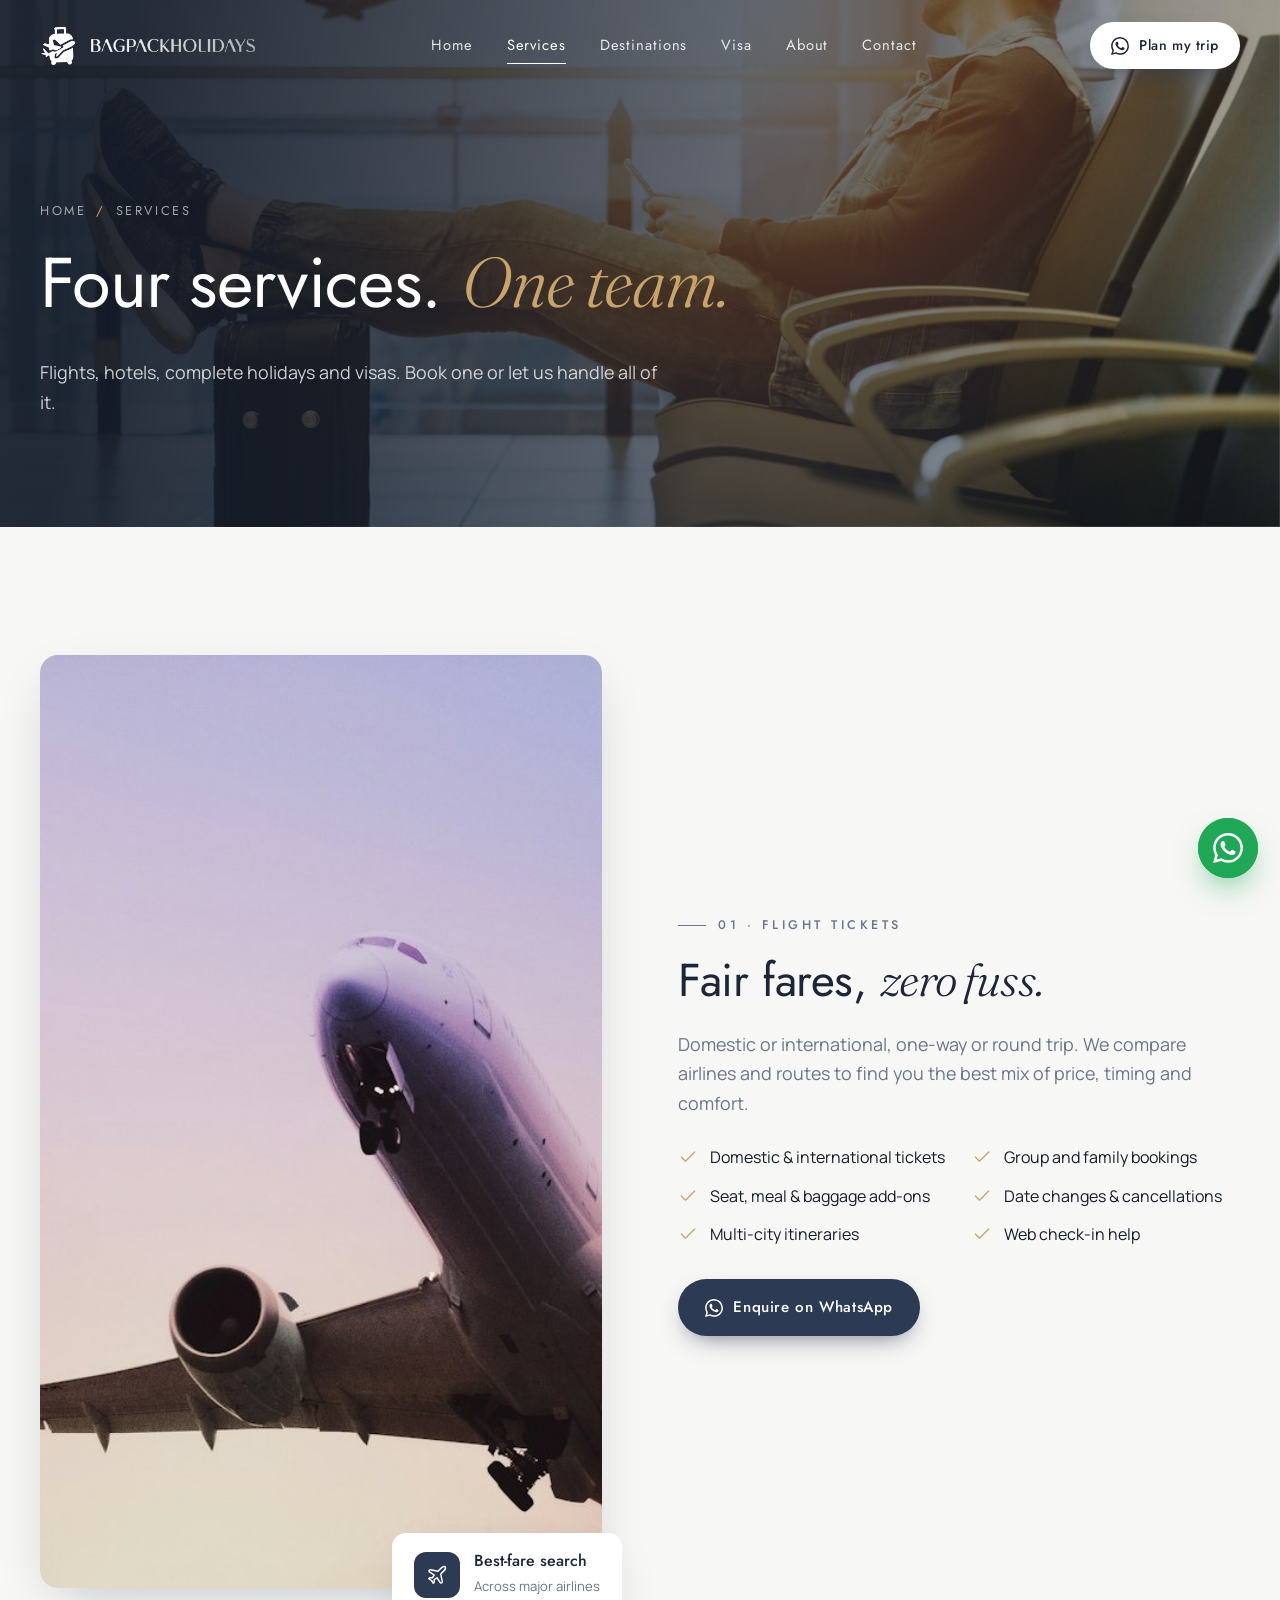
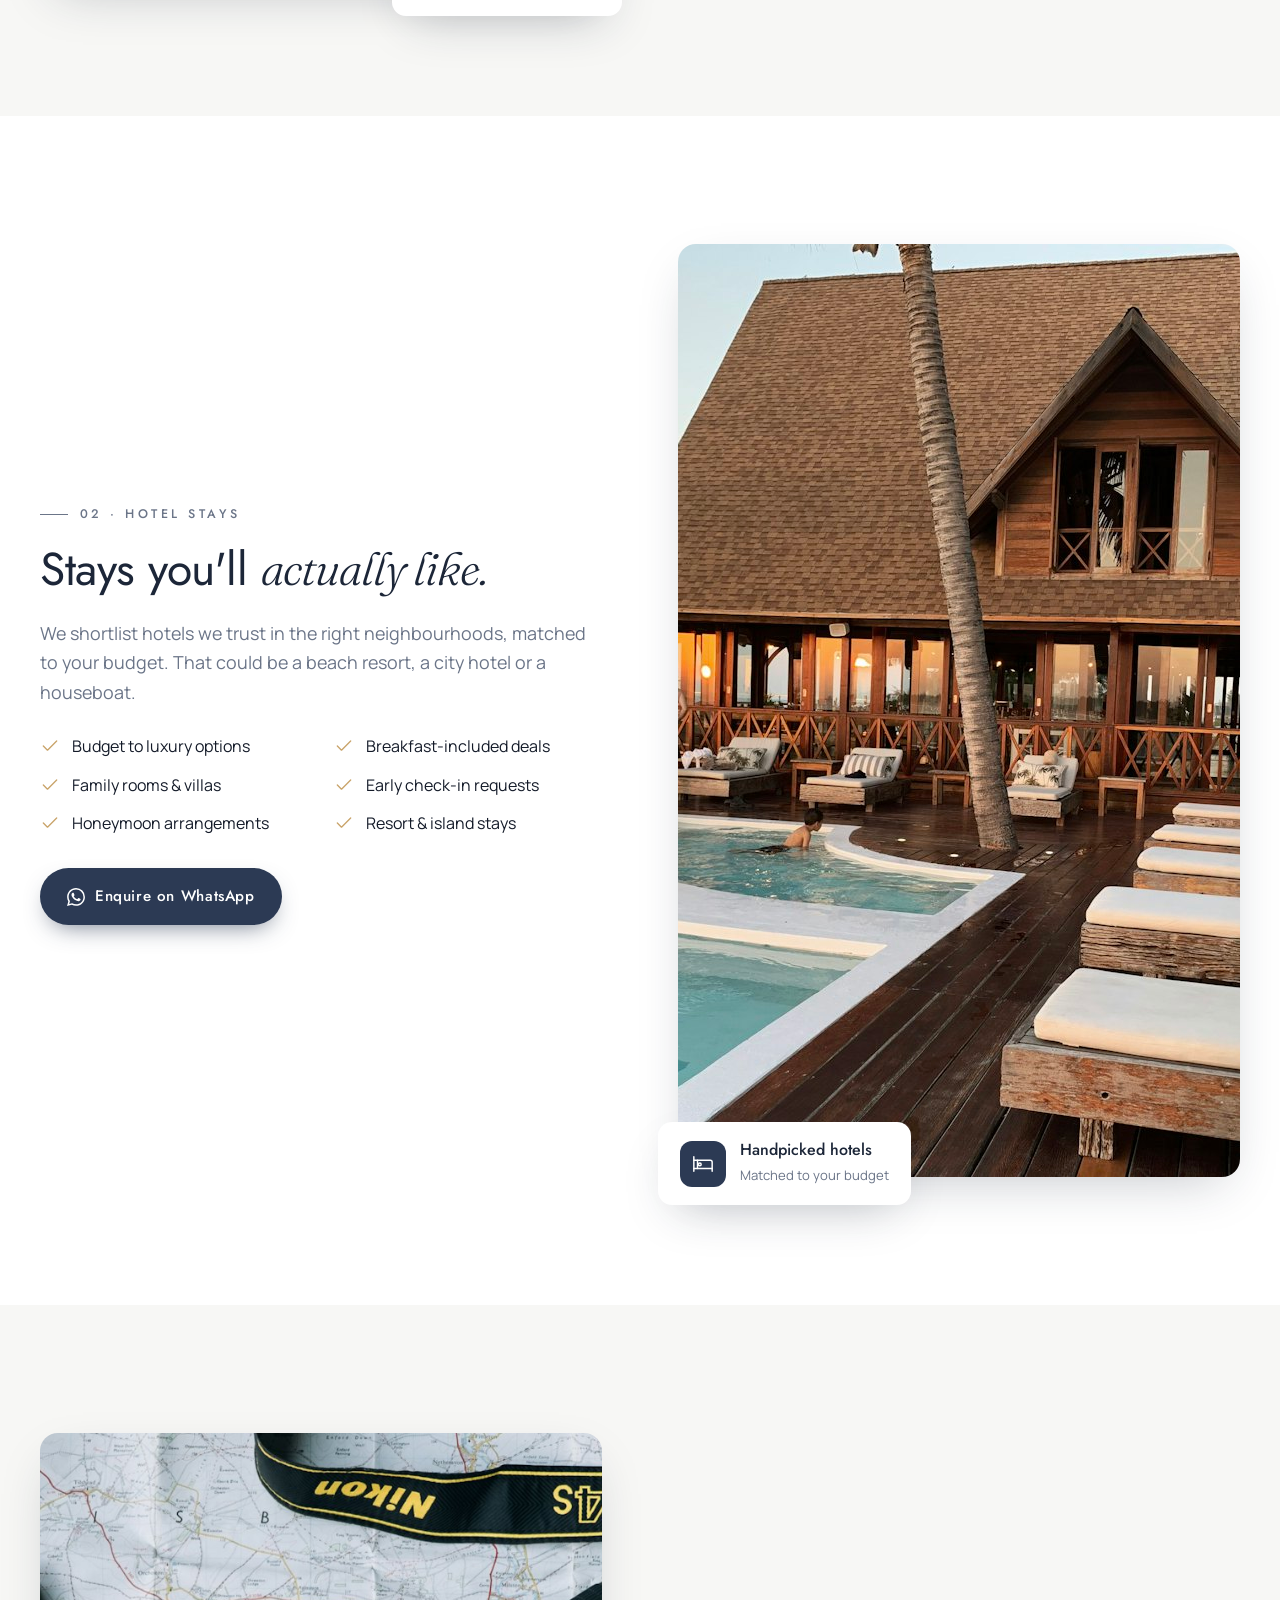
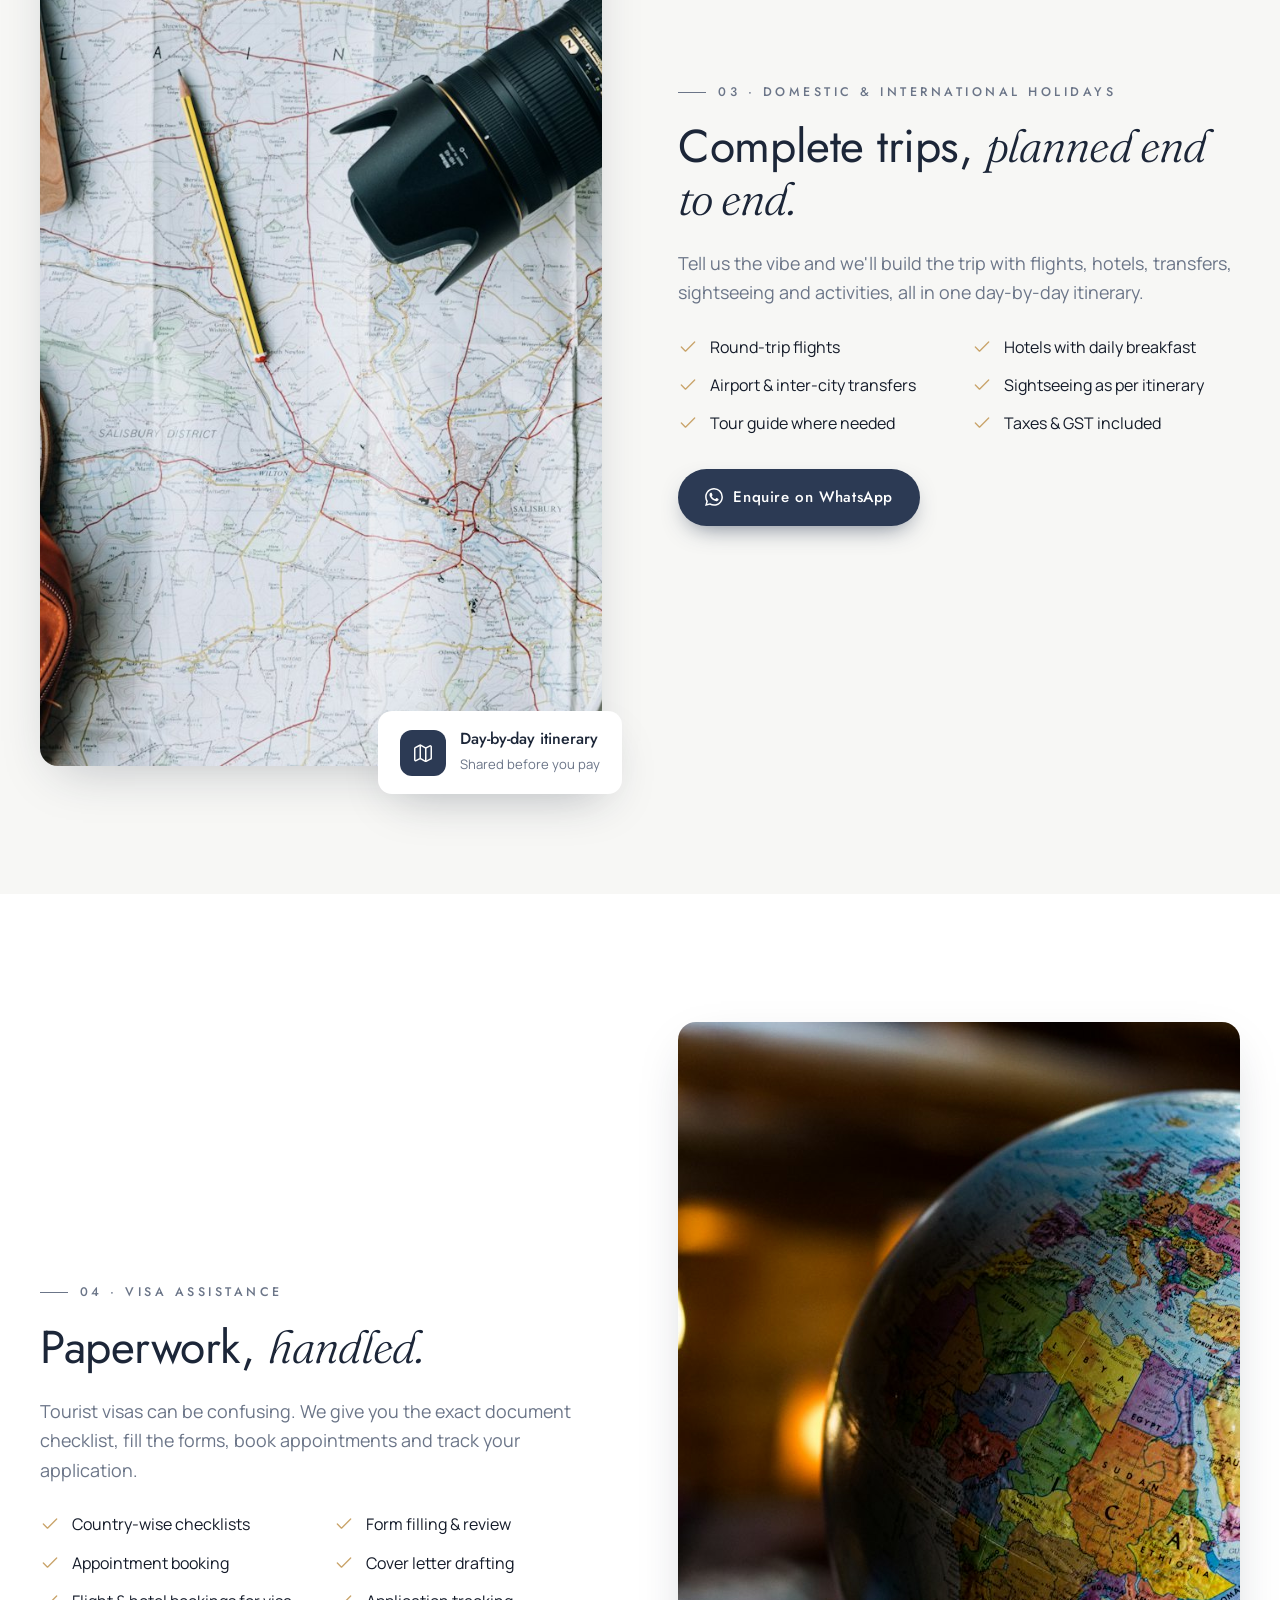
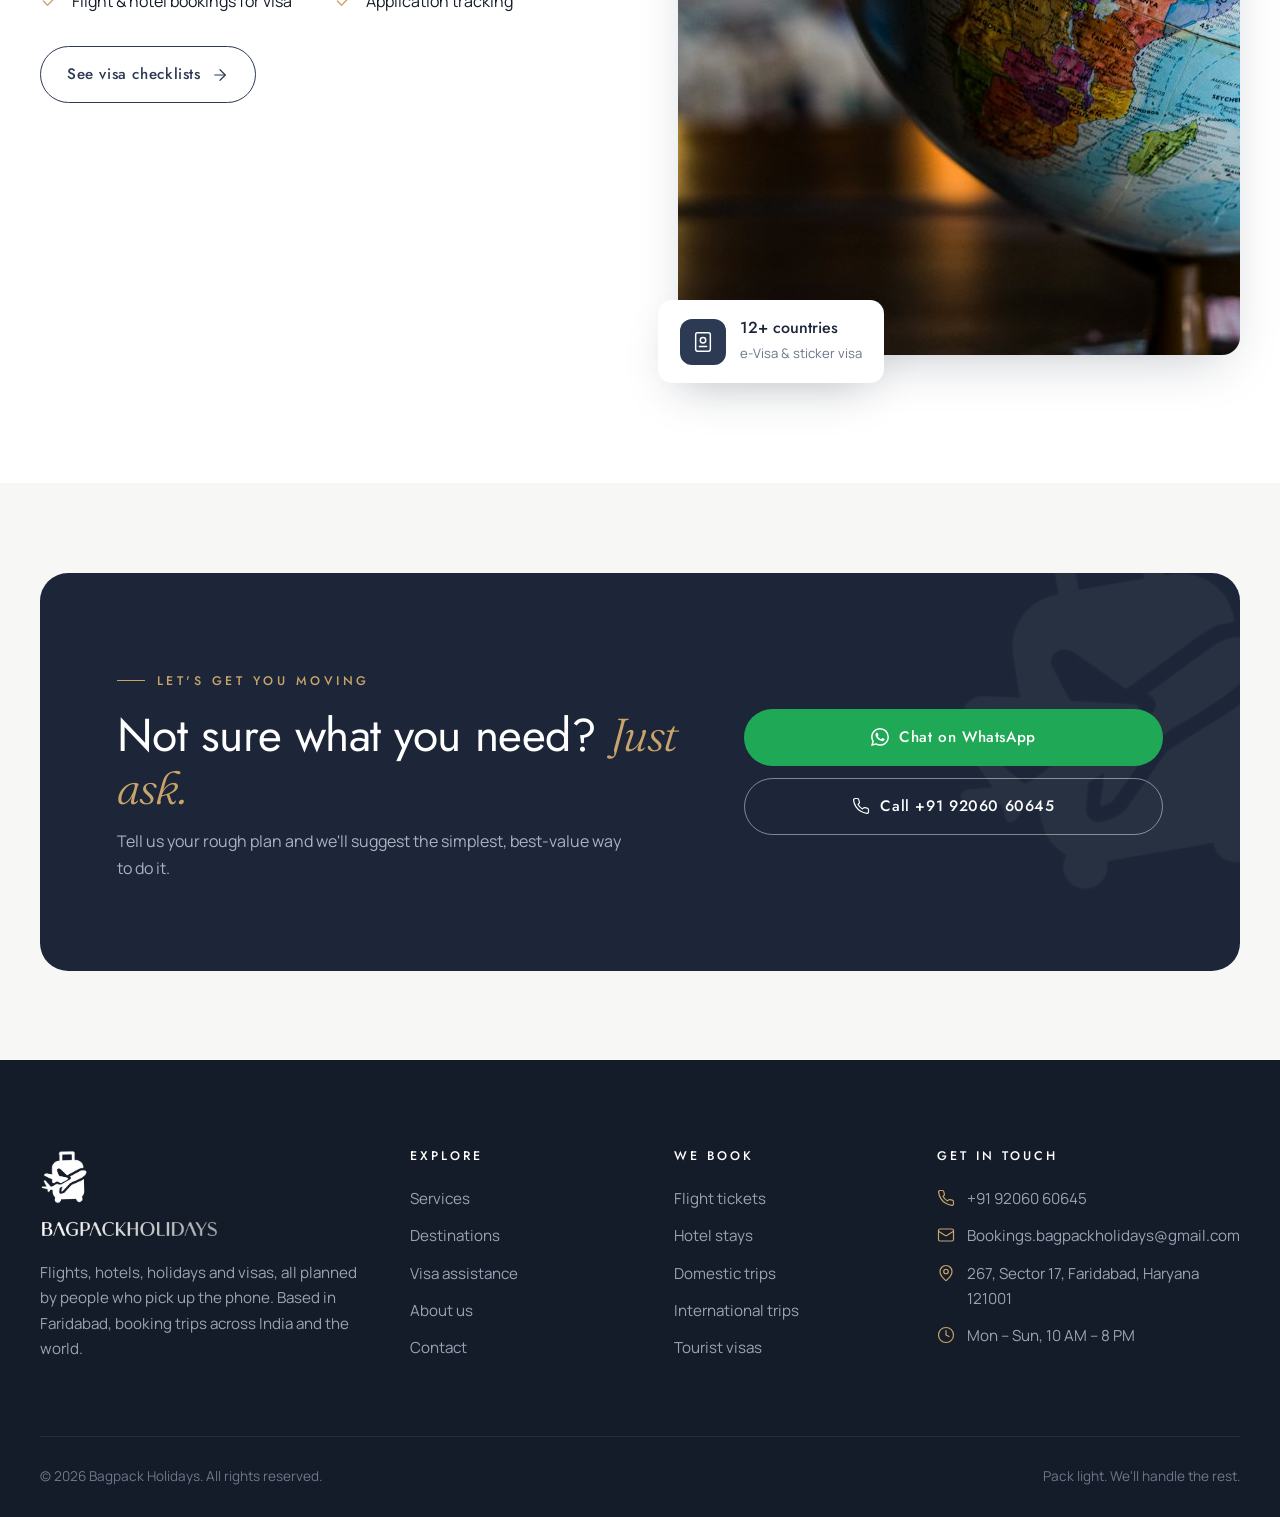
<file: services.html>
<!doctype html>
<html lang="en">
<head>
<meta charset="utf-8">
<meta name="viewport" content="width=device-width, initial-scale=1">
<title>Services | Flights, Hotels, Holidays & Visa — Bagpack Holidays</title>
<meta name="description" content="Flight bookings, hotel stays, domestic and international holiday packages, and tourist visa assistance from Bagpack Holidays, Faridabad.">
<link rel="canonical" href="https://www.bagpackholidays.com/services.html">
<meta name="theme-color" content="#2c3a54">
<meta property="og:type" content="website">
<meta property="og:site_name" content="Bagpack Holidays">
<meta property="og:title" content="Services | Flights, Hotels, Holidays & Visa — Bagpack Holidays">
<meta property="og:description" content="Flight bookings, hotel stays, domestic and international holiday packages, and tourist visa assistance from Bagpack Holidays, Faridabad.">
<meta property="og:url" content="https://www.bagpackholidays.com/services.html">
<meta property="og:image" content="https://www.bagpackholidays.com/assets/img/logo-original.jpg">
<link rel="icon" type="image/png" href="assets/img/favicon.png">
<link rel="apple-touch-icon" href="assets/img/favicon.png">
<link rel="preconnect" href="https://fonts.googleapis.com">
<link rel="preconnect" href="https://fonts.gstatic.com" crossorigin>
<link href="https://fonts.googleapis.com/css2?family=Fraunces:ital,opsz,wght@1,9..144,300;1,9..144,400&family=Jost:wght@300;400;500;600&family=Manrope:wght@400;500;600;700&display=swap" rel="stylesheet">
<link rel="stylesheet" href="assets/css/style.css">
</head>
<body>
<header class="site-header">
  <div class="wrap">
    <a class="brand" href="index.html" aria-label="Bagpack Holidays — home">
      <img class="icon light" src="assets/img/logo-icon-white.png" alt="" width="270" height="295">
      <img class="icon dark" src="assets/img/logo-icon.png" alt="" width="270" height="295">
      <img class="word light" src="assets/img/logo-wordmark-white.png" alt="Bagpack Holidays" width="536" height="54">
      <img class="word dark" src="assets/img/logo-wordmark.png" alt="Bagpack Holidays" width="536" height="54">
    </a>
    <nav class="nav" aria-label="Main">
      <a href="index.html">Home</a>
      <a href="services.html" aria-current="page">Services</a>
      <a href="destinations.html">Destinations</a>
      <a href="visa.html">Visa</a>
      <a href="about.html">About</a>
      <a href="contact.html">Contact</a>
      <a class="btn btn-primary" href="#" data-wa="Hi Bagpack Holidays! I'd like to plan a trip."><svg class="" viewBox="0 0 24 24" fill="currentColor" aria-hidden="true"><path d="M17.472 14.382c-.297-.149-1.758-.867-2.03-.967-.273-.099-.471-.148-.67.15-.197.297-.767.966-.94 1.164-.173.199-.347.223-.644.075-.297-.15-1.255-.463-2.39-1.475-.883-.788-1.48-1.761-1.653-2.059-.173-.297-.018-.458.13-.606.134-.133.298-.347.446-.52.149-.174.198-.298.298-.497.099-.198.05-.371-.025-.52-.075-.149-.669-1.612-.916-2.207-.242-.579-.487-.5-.669-.51-.173-.008-.371-.01-.57-.01-.198 0-.52.074-.792.372-.272.297-1.04 1.016-1.04 2.479 0 1.462 1.065 2.875 1.213 3.074.149.198 2.096 3.2 5.077 4.487.709.306 1.262.489 1.694.625.712.227 1.36.195 1.871.118.571-.085 1.758-.719 2.006-1.413.248-.694.248-1.289.173-1.413-.074-.124-.272-.198-.57-.347m-5.421 7.403h-.004a9.87 9.87 0 0 1-5.031-1.378l-.361-.214-3.741.982.998-3.648-.235-.374a9.86 9.86 0 0 1-1.51-5.26c.001-5.45 4.436-9.884 9.888-9.884 2.64 0 5.122 1.03 6.988 2.898a9.825 9.825 0 0 1 2.893 6.994c-.003 5.45-4.437 9.884-9.885 9.884m8.413-18.297A11.815 11.815 0 0 0 12.05 0C5.495 0 .16 5.335.157 11.892c0 2.096.547 4.142 1.588 5.945L.057 24l6.305-1.654a11.882 11.882 0 0 0 5.683 1.448h.005c6.554 0 11.89-5.335 11.893-11.893a11.821 11.821 0 0 0-3.48-8.413Z"/></svg>Plan my trip</a>
    </nav>
    <div class="header-cta">
      <a class="btn btn-primary" href="#" data-wa="Hi Bagpack Holidays! I'd like to plan a trip."><svg class="" viewBox="0 0 24 24" fill="currentColor" aria-hidden="true"><path d="M17.472 14.382c-.297-.149-1.758-.867-2.03-.967-.273-.099-.471-.148-.67.15-.197.297-.767.966-.94 1.164-.173.199-.347.223-.644.075-.297-.15-1.255-.463-2.39-1.475-.883-.788-1.48-1.761-1.653-2.059-.173-.297-.018-.458.13-.606.134-.133.298-.347.446-.52.149-.174.198-.298.298-.497.099-.198.05-.371-.025-.52-.075-.149-.669-1.612-.916-2.207-.242-.579-.487-.5-.669-.51-.173-.008-.371-.01-.57-.01-.198 0-.52.074-.792.372-.272.297-1.04 1.016-1.04 2.479 0 1.462 1.065 2.875 1.213 3.074.149.198 2.096 3.2 5.077 4.487.709.306 1.262.489 1.694.625.712.227 1.36.195 1.871.118.571-.085 1.758-.719 2.006-1.413.248-.694.248-1.289.173-1.413-.074-.124-.272-.198-.57-.347m-5.421 7.403h-.004a9.87 9.87 0 0 1-5.031-1.378l-.361-.214-3.741.982.998-3.648-.235-.374a9.86 9.86 0 0 1-1.51-5.26c.001-5.45 4.436-9.884 9.888-9.884 2.64 0 5.122 1.03 6.988 2.898a9.825 9.825 0 0 1 2.893 6.994c-.003 5.45-4.437 9.884-9.885 9.884m8.413-18.297A11.815 11.815 0 0 0 12.05 0C5.495 0 .16 5.335.157 11.892c0 2.096.547 4.142 1.588 5.945L.057 24l6.305-1.654a11.882 11.882 0 0 0 5.683 1.448h.005c6.554 0 11.89-5.335 11.893-11.893a11.821 11.821 0 0 0-3.48-8.413Z"/></svg>Plan my trip</a>
      <button class="menu-toggle" aria-label="Open menu" aria-expanded="false"><span></span></button>
    </div>
  </div>
</header>
<main>
<section class="page-hero">
  <div class="hero-bg" style="background-image:url('assets/img/dest/airport.jpg')"></div>
  <div class="wrap">
    <div class="crumbs load-in"><a href="index.html">Home</a><span>/</span>Services</div>
    <h1 class="load-in d1">Four services. <span class="serif">One team.</span></h1>
    <p class="lead load-in d2">Flights, hotels, complete holidays and visas. Book one or let us handle all of it.</p>
  </div>
</section>
<section class="section" id="flights">
  <div class="wrap">
    <div class="split">
      <div class="split-media reveal">
        <img src="assets/img/dest/flights.jpg" alt="Flight tickets" loading="lazy" width="1400" height="933">
        <div class="float-card"><div class="icon-badge"><svg class="" viewBox="0 0 24 24" fill="none" stroke="currentColor" stroke-width="1.6" stroke-linecap="round" stroke-linejoin="round" aria-hidden="true"><path d="M17.8 19.2 16 11l3.5-3.5C21 6 21.5 4 21 3c-1-.5-3 0-4.5 1.5L13 8 4.8 6.2c-.5-.1-.9.1-1.1.5l-.3.5c-.2.5-.1 1 .3 1.3L9 12l-2 3H4l-1 1 3 2 2 3 1-1v-3l3-2 3.5 5.3c.3.4.8.5 1.3.3l.5-.2c.4-.3.6-.7.5-1.2z"/></svg></div><div><strong>Best-fare search</strong><small>Across major airlines</small></div></div>
      </div>
      <div class="reveal">
        <span class="eyebrow">01 · Flight tickets</span>
        <h2>Fair fares, <span class="serif">zero fuss.</span></h2>
        <p class="lead">Domestic or international, one-way or round trip. We compare airlines and routes to find you the best mix of price, timing and comfort.</p>
        <ul class="check-list two">
          <li><svg class="" viewBox="0 0 24 24" fill="none" stroke="currentColor" stroke-width="1.6" stroke-linecap="round" stroke-linejoin="round" aria-hidden="true"><path d="M20 6 9 17l-5-5"/></svg>Domestic & international tickets</li>
          <li><svg class="" viewBox="0 0 24 24" fill="none" stroke="currentColor" stroke-width="1.6" stroke-linecap="round" stroke-linejoin="round" aria-hidden="true"><path d="M20 6 9 17l-5-5"/></svg>Group and family bookings</li>
          <li><svg class="" viewBox="0 0 24 24" fill="none" stroke="currentColor" stroke-width="1.6" stroke-linecap="round" stroke-linejoin="round" aria-hidden="true"><path d="M20 6 9 17l-5-5"/></svg>Seat, meal & baggage add-ons</li>
          <li><svg class="" viewBox="0 0 24 24" fill="none" stroke="currentColor" stroke-width="1.6" stroke-linecap="round" stroke-linejoin="round" aria-hidden="true"><path d="M20 6 9 17l-5-5"/></svg>Date changes & cancellations</li>
          <li><svg class="" viewBox="0 0 24 24" fill="none" stroke="currentColor" stroke-width="1.6" stroke-linecap="round" stroke-linejoin="round" aria-hidden="true"><path d="M20 6 9 17l-5-5"/></svg>Multi-city itineraries</li>
          <li><svg class="" viewBox="0 0 24 24" fill="none" stroke="currentColor" stroke-width="1.6" stroke-linecap="round" stroke-linejoin="round" aria-hidden="true"><path d="M20 6 9 17l-5-5"/></svg>Web check-in help</li>
        </ul>
        <a class="btn btn-primary" href="#" data-wa="Hi Bagpack Holidays! I need help with flight tickets."><svg class="" viewBox="0 0 24 24" fill="currentColor" aria-hidden="true"><path d="M17.472 14.382c-.297-.149-1.758-.867-2.03-.967-.273-.099-.471-.148-.67.15-.197.297-.767.966-.94 1.164-.173.199-.347.223-.644.075-.297-.15-1.255-.463-2.39-1.475-.883-.788-1.48-1.761-1.653-2.059-.173-.297-.018-.458.13-.606.134-.133.298-.347.446-.52.149-.174.198-.298.298-.497.099-.198.05-.371-.025-.52-.075-.149-.669-1.612-.916-2.207-.242-.579-.487-.5-.669-.51-.173-.008-.371-.01-.57-.01-.198 0-.52.074-.792.372-.272.297-1.04 1.016-1.04 2.479 0 1.462 1.065 2.875 1.213 3.074.149.198 2.096 3.2 5.077 4.487.709.306 1.262.489 1.694.625.712.227 1.36.195 1.871.118.571-.085 1.758-.719 2.006-1.413.248-.694.248-1.289.173-1.413-.074-.124-.272-.198-.57-.347m-5.421 7.403h-.004a9.87 9.87 0 0 1-5.031-1.378l-.361-.214-3.741.982.998-3.648-.235-.374a9.86 9.86 0 0 1-1.51-5.26c.001-5.45 4.436-9.884 9.888-9.884 2.64 0 5.122 1.03 6.988 2.898a9.825 9.825 0 0 1 2.893 6.994c-.003 5.45-4.437 9.884-9.885 9.884m8.413-18.297A11.815 11.815 0 0 0 12.05 0C5.495 0 .16 5.335.157 11.892c0 2.096.547 4.142 1.588 5.945L.057 24l6.305-1.654a11.882 11.882 0 0 0 5.683 1.448h.005c6.554 0 11.89-5.335 11.893-11.893a11.821 11.821 0 0 0-3.48-8.413Z"/></svg>Enquire on WhatsApp</a>
      </div>
    </div>
  </div>
</section>
<section class="section bg-white" id="hotels">
  <div class="wrap">
    <div class="split reverse">
      <div class="split-media reveal">
        <img src="assets/img/dest/hotel.jpg" alt="Hotel stays" loading="lazy" width="1400" height="933">
        <div class="float-card"><div class="icon-badge"><svg class="" viewBox="0 0 24 24" fill="none" stroke="currentColor" stroke-width="1.6" stroke-linecap="round" stroke-linejoin="round" aria-hidden="true"><path d="M2 4v16"/><path d="M2 8h18a2 2 0 0 1 2 2v10"/><path d="M2 17h20"/><path d="M6 8v9"/><circle cx="8.5" cy="12.5" r="1.5"/></svg></div><div><strong>Handpicked hotels</strong><small>Matched to your budget</small></div></div>
      </div>
      <div class="reveal">
        <span class="eyebrow">02 · Hotel stays</span>
        <h2>Stays you'll <span class="serif">actually like.</span></h2>
        <p class="lead">We shortlist hotels we trust in the right neighbourhoods, matched to your budget. That could be a beach resort, a city hotel or a houseboat.</p>
        <ul class="check-list two">
          <li><svg class="" viewBox="0 0 24 24" fill="none" stroke="currentColor" stroke-width="1.6" stroke-linecap="round" stroke-linejoin="round" aria-hidden="true"><path d="M20 6 9 17l-5-5"/></svg>Budget to luxury options</li>
          <li><svg class="" viewBox="0 0 24 24" fill="none" stroke="currentColor" stroke-width="1.6" stroke-linecap="round" stroke-linejoin="round" aria-hidden="true"><path d="M20 6 9 17l-5-5"/></svg>Breakfast-included deals</li>
          <li><svg class="" viewBox="0 0 24 24" fill="none" stroke="currentColor" stroke-width="1.6" stroke-linecap="round" stroke-linejoin="round" aria-hidden="true"><path d="M20 6 9 17l-5-5"/></svg>Family rooms & villas</li>
          <li><svg class="" viewBox="0 0 24 24" fill="none" stroke="currentColor" stroke-width="1.6" stroke-linecap="round" stroke-linejoin="round" aria-hidden="true"><path d="M20 6 9 17l-5-5"/></svg>Early check-in requests</li>
          <li><svg class="" viewBox="0 0 24 24" fill="none" stroke="currentColor" stroke-width="1.6" stroke-linecap="round" stroke-linejoin="round" aria-hidden="true"><path d="M20 6 9 17l-5-5"/></svg>Honeymoon arrangements</li>
          <li><svg class="" viewBox="0 0 24 24" fill="none" stroke="currentColor" stroke-width="1.6" stroke-linecap="round" stroke-linejoin="round" aria-hidden="true"><path d="M20 6 9 17l-5-5"/></svg>Resort & island stays</li>
        </ul>
        <a class="btn btn-primary" href="#" data-wa="Hi Bagpack Holidays! I need help with hotel stays."><svg class="" viewBox="0 0 24 24" fill="currentColor" aria-hidden="true"><path d="M17.472 14.382c-.297-.149-1.758-.867-2.03-.967-.273-.099-.471-.148-.67.15-.197.297-.767.966-.94 1.164-.173.199-.347.223-.644.075-.297-.15-1.255-.463-2.39-1.475-.883-.788-1.48-1.761-1.653-2.059-.173-.297-.018-.458.13-.606.134-.133.298-.347.446-.52.149-.174.198-.298.298-.497.099-.198.05-.371-.025-.52-.075-.149-.669-1.612-.916-2.207-.242-.579-.487-.5-.669-.51-.173-.008-.371-.01-.57-.01-.198 0-.52.074-.792.372-.272.297-1.04 1.016-1.04 2.479 0 1.462 1.065 2.875 1.213 3.074.149.198 2.096 3.2 5.077 4.487.709.306 1.262.489 1.694.625.712.227 1.36.195 1.871.118.571-.085 1.758-.719 2.006-1.413.248-.694.248-1.289.173-1.413-.074-.124-.272-.198-.57-.347m-5.421 7.403h-.004a9.87 9.87 0 0 1-5.031-1.378l-.361-.214-3.741.982.998-3.648-.235-.374a9.86 9.86 0 0 1-1.51-5.26c.001-5.45 4.436-9.884 9.888-9.884 2.64 0 5.122 1.03 6.988 2.898a9.825 9.825 0 0 1 2.893 6.994c-.003 5.45-4.437 9.884-9.885 9.884m8.413-18.297A11.815 11.815 0 0 0 12.05 0C5.495 0 .16 5.335.157 11.892c0 2.096.547 4.142 1.588 5.945L.057 24l6.305-1.654a11.882 11.882 0 0 0 5.683 1.448h.005c6.554 0 11.89-5.335 11.893-11.893a11.821 11.821 0 0 0-3.48-8.413Z"/></svg>Enquire on WhatsApp</a>
      </div>
    </div>
  </div>
</section>
<section class="section" id="holidays">
  <div class="wrap">
    <div class="split">
      <div class="split-media reveal">
        <img src="assets/img/dest/plan.jpg" alt="Domestic & international holidays" loading="lazy" width="1400" height="933">
        <div class="float-card"><div class="icon-badge"><svg class="" viewBox="0 0 24 24" fill="none" stroke="currentColor" stroke-width="1.6" stroke-linecap="round" stroke-linejoin="round" aria-hidden="true"><path d="M14.1 6.2 9.9 3.8a2 2 0 0 0-1.8 0L3.6 6.1A1 1 0 0 0 3 7v12.4a1 1 0 0 0 1.4.9l3.7-1.9a2 2 0 0 1 1.8 0l4.2 2.4a2 2 0 0 0 1.8 0l4.5-2.3a1 1 0 0 0 .6-.9V5.2a1 1 0 0 0-1.4-.9l-3.7 1.9a2 2 0 0 1-1.8 0z"/><path d="M15 6.5v14"/><path d="M9 3.5v14"/></svg></div><div><strong>Day-by-day itinerary</strong><small>Shared before you pay</small></div></div>
      </div>
      <div class="reveal">
        <span class="eyebrow">03 · Domestic & international holidays</span>
        <h2>Complete trips, <span class="serif">planned end to end.</span></h2>
        <p class="lead">Tell us the vibe and we'll build the trip with flights, hotels, transfers, sightseeing and activities, all in one day-by-day itinerary.</p>
        <ul class="check-list two">
          <li><svg class="" viewBox="0 0 24 24" fill="none" stroke="currentColor" stroke-width="1.6" stroke-linecap="round" stroke-linejoin="round" aria-hidden="true"><path d="M20 6 9 17l-5-5"/></svg>Round-trip flights</li>
          <li><svg class="" viewBox="0 0 24 24" fill="none" stroke="currentColor" stroke-width="1.6" stroke-linecap="round" stroke-linejoin="round" aria-hidden="true"><path d="M20 6 9 17l-5-5"/></svg>Hotels with daily breakfast</li>
          <li><svg class="" viewBox="0 0 24 24" fill="none" stroke="currentColor" stroke-width="1.6" stroke-linecap="round" stroke-linejoin="round" aria-hidden="true"><path d="M20 6 9 17l-5-5"/></svg>Airport & inter-city transfers</li>
          <li><svg class="" viewBox="0 0 24 24" fill="none" stroke="currentColor" stroke-width="1.6" stroke-linecap="round" stroke-linejoin="round" aria-hidden="true"><path d="M20 6 9 17l-5-5"/></svg>Sightseeing as per itinerary</li>
          <li><svg class="" viewBox="0 0 24 24" fill="none" stroke="currentColor" stroke-width="1.6" stroke-linecap="round" stroke-linejoin="round" aria-hidden="true"><path d="M20 6 9 17l-5-5"/></svg>Tour guide where needed</li>
          <li><svg class="" viewBox="0 0 24 24" fill="none" stroke="currentColor" stroke-width="1.6" stroke-linecap="round" stroke-linejoin="round" aria-hidden="true"><path d="M20 6 9 17l-5-5"/></svg>Taxes & GST included</li>
        </ul>
        <a class="btn btn-primary" href="#" data-wa="Hi Bagpack Holidays! I need help with domestic & international holidays."><svg class="" viewBox="0 0 24 24" fill="currentColor" aria-hidden="true"><path d="M17.472 14.382c-.297-.149-1.758-.867-2.03-.967-.273-.099-.471-.148-.67.15-.197.297-.767.966-.94 1.164-.173.199-.347.223-.644.075-.297-.15-1.255-.463-2.39-1.475-.883-.788-1.48-1.761-1.653-2.059-.173-.297-.018-.458.13-.606.134-.133.298-.347.446-.52.149-.174.198-.298.298-.497.099-.198.05-.371-.025-.52-.075-.149-.669-1.612-.916-2.207-.242-.579-.487-.5-.669-.51-.173-.008-.371-.01-.57-.01-.198 0-.52.074-.792.372-.272.297-1.04 1.016-1.04 2.479 0 1.462 1.065 2.875 1.213 3.074.149.198 2.096 3.2 5.077 4.487.709.306 1.262.489 1.694.625.712.227 1.36.195 1.871.118.571-.085 1.758-.719 2.006-1.413.248-.694.248-1.289.173-1.413-.074-.124-.272-.198-.57-.347m-5.421 7.403h-.004a9.87 9.87 0 0 1-5.031-1.378l-.361-.214-3.741.982.998-3.648-.235-.374a9.86 9.86 0 0 1-1.51-5.26c.001-5.45 4.436-9.884 9.888-9.884 2.64 0 5.122 1.03 6.988 2.898a9.825 9.825 0 0 1 2.893 6.994c-.003 5.45-4.437 9.884-9.885 9.884m8.413-18.297A11.815 11.815 0 0 0 12.05 0C5.495 0 .16 5.335.157 11.892c0 2.096.547 4.142 1.588 5.945L.057 24l6.305-1.654a11.882 11.882 0 0 0 5.683 1.448h.005c6.554 0 11.89-5.335 11.893-11.893a11.821 11.821 0 0 0-3.48-8.413Z"/></svg>Enquire on WhatsApp</a>
      </div>
    </div>
  </div>
</section>
<section class="section bg-white" id="visa">
  <div class="wrap">
    <div class="split reverse">
      <div class="split-media reveal">
        <img src="assets/img/dest/visa.jpg" alt="Visa assistance" loading="lazy" width="1400" height="933">
        <div class="float-card"><div class="icon-badge"><svg class="" viewBox="0 0 24 24" fill="none" stroke="currentColor" stroke-width="1.6" stroke-linecap="round" stroke-linejoin="round" aria-hidden="true"><rect x="4" y="2" width="16" height="20" rx="2"/><circle cx="12" cy="10" r="3"/><path d="M8 17h8"/></svg></div><div><strong>12+ countries</strong><small>e-Visa & sticker visa</small></div></div>
      </div>
      <div class="reveal">
        <span class="eyebrow">04 · Visa assistance</span>
        <h2>Paperwork, <span class="serif">handled.</span></h2>
        <p class="lead">Tourist visas can be confusing. We give you the exact document checklist, fill the forms, book appointments and track your application.</p>
        <ul class="check-list two">
          <li><svg class="" viewBox="0 0 24 24" fill="none" stroke="currentColor" stroke-width="1.6" stroke-linecap="round" stroke-linejoin="round" aria-hidden="true"><path d="M20 6 9 17l-5-5"/></svg>Country-wise checklists</li>
          <li><svg class="" viewBox="0 0 24 24" fill="none" stroke="currentColor" stroke-width="1.6" stroke-linecap="round" stroke-linejoin="round" aria-hidden="true"><path d="M20 6 9 17l-5-5"/></svg>Form filling & review</li>
          <li><svg class="" viewBox="0 0 24 24" fill="none" stroke="currentColor" stroke-width="1.6" stroke-linecap="round" stroke-linejoin="round" aria-hidden="true"><path d="M20 6 9 17l-5-5"/></svg>Appointment booking</li>
          <li><svg class="" viewBox="0 0 24 24" fill="none" stroke="currentColor" stroke-width="1.6" stroke-linecap="round" stroke-linejoin="round" aria-hidden="true"><path d="M20 6 9 17l-5-5"/></svg>Cover letter drafting</li>
          <li><svg class="" viewBox="0 0 24 24" fill="none" stroke="currentColor" stroke-width="1.6" stroke-linecap="round" stroke-linejoin="round" aria-hidden="true"><path d="M20 6 9 17l-5-5"/></svg>Flight & hotel bookings for visa</li>
          <li><svg class="" viewBox="0 0 24 24" fill="none" stroke="currentColor" stroke-width="1.6" stroke-linecap="round" stroke-linejoin="round" aria-hidden="true"><path d="M20 6 9 17l-5-5"/></svg>Application tracking</li>
        </ul>
        <a class="btn btn-outline" href="visa.html">See visa checklists <svg class="" viewBox="0 0 24 24" fill="none" stroke="currentColor" stroke-width="1.6" stroke-linecap="round" stroke-linejoin="round" aria-hidden="true"><path d="M5 12h14"/><path d="m12 5 7 7-7 7"/></svg></a>
      </div>
    </div>
  </div>
</section>
<section class="section tight">
  <div class="wrap">
    <div class="cta-band reveal">
      <div>
        <span class="eyebrow light">Let's get you moving</span>
        <h2>Not sure what you need? <span class="serif">Just ask.</span></h2>
        <p>Tell us your rough plan and we'll suggest the simplest, best-value way to do it.</p>
      </div>
      <div class="actions">
        <a class="btn btn-wa" href="#" data-wa="Hi Bagpack Holidays! I'd like to plan a trip."><svg class="" viewBox="0 0 24 24" fill="currentColor" aria-hidden="true"><path d="M17.472 14.382c-.297-.149-1.758-.867-2.03-.967-.273-.099-.471-.148-.67.15-.197.297-.767.966-.94 1.164-.173.199-.347.223-.644.075-.297-.15-1.255-.463-2.39-1.475-.883-.788-1.48-1.761-1.653-2.059-.173-.297-.018-.458.13-.606.134-.133.298-.347.446-.52.149-.174.198-.298.298-.497.099-.198.05-.371-.025-.52-.075-.149-.669-1.612-.916-2.207-.242-.579-.487-.5-.669-.51-.173-.008-.371-.01-.57-.01-.198 0-.52.074-.792.372-.272.297-1.04 1.016-1.04 2.479 0 1.462 1.065 2.875 1.213 3.074.149.198 2.096 3.2 5.077 4.487.709.306 1.262.489 1.694.625.712.227 1.36.195 1.871.118.571-.085 1.758-.719 2.006-1.413.248-.694.248-1.289.173-1.413-.074-.124-.272-.198-.57-.347m-5.421 7.403h-.004a9.87 9.87 0 0 1-5.031-1.378l-.361-.214-3.741.982.998-3.648-.235-.374a9.86 9.86 0 0 1-1.51-5.26c.001-5.45 4.436-9.884 9.888-9.884 2.64 0 5.122 1.03 6.988 2.898a9.825 9.825 0 0 1 2.893 6.994c-.003 5.45-4.437 9.884-9.885 9.884m8.413-18.297A11.815 11.815 0 0 0 12.05 0C5.495 0 .16 5.335.157 11.892c0 2.096.547 4.142 1.588 5.945L.057 24l6.305-1.654a11.882 11.882 0 0 0 5.683 1.448h.005c6.554 0 11.89-5.335 11.893-11.893a11.821 11.821 0 0 0-3.48-8.413Z"/></svg>Chat on WhatsApp</a>
        <a class="btn btn-ghost" href="tel:+919206060645"><svg class="" viewBox="0 0 24 24" fill="none" stroke="currentColor" stroke-width="1.6" stroke-linecap="round" stroke-linejoin="round" aria-hidden="true"><path d="M22 16.9v3a2 2 0 0 1-2.2 2 19.8 19.8 0 0 1-8.6-3.1 19.5 19.5 0 0 1-6-6A19.8 19.8 0 0 1 2.1 4.2 2 2 0 0 1 4.1 2h3a2 2 0 0 1 2 1.7c.1.9.4 1.9.7 2.8a2 2 0 0 1-.5 2.1L8 9.9a16 16 0 0 0 6 6l1.3-1.3a2 2 0 0 1 2.1-.4c.9.3 1.8.6 2.8.7a2 2 0 0 1 1.7 2z"/></svg>Call +91 92060 60645</a>
      </div>
    </div>
  </div>
</section>
</main>
<footer class="site-footer">
  <div class="wrap">
    <div class="footer-grid">
      <div class="footer-brand">
        <img class="icon" src="assets/img/logo-icon-white.png" alt="" width="270" height="295">
        <img class="word" src="assets/img/logo-wordmark-white.png" alt="Bagpack Holidays" width="536" height="54">
        <p>Flights, hotels, holidays and visas, all planned by people who pick up the phone. Based in Faridabad, booking trips across India and the world.</p>
      </div>
      <div>
        <h4>Explore</h4>
        <ul>
          <li><a href="services.html">Services</a></li>
          <li><a href="destinations.html">Destinations</a></li>
          <li><a href="visa.html">Visa assistance</a></li>
          <li><a href="about.html">About us</a></li>
          <li><a href="contact.html">Contact</a></li>
        </ul>
      </div>
      <div>
        <h4>We book</h4>
        <ul>
          <li><a href="services.html#flights">Flight tickets</a></li>
          <li><a href="services.html#hotels">Hotel stays</a></li>
          <li><a href="services.html#holidays">Domestic trips</a></li>
          <li><a href="services.html#holidays">International trips</a></li>
          <li><a href="visa.html">Tourist visas</a></li>
        </ul>
      </div>
      <div>
        <h4>Get in touch</h4>
        <ul class="footer-contact">
          <li><svg class="" viewBox="0 0 24 24" fill="none" stroke="currentColor" stroke-width="1.6" stroke-linecap="round" stroke-linejoin="round" aria-hidden="true"><path d="M22 16.9v3a2 2 0 0 1-2.2 2 19.8 19.8 0 0 1-8.6-3.1 19.5 19.5 0 0 1-6-6A19.8 19.8 0 0 1 2.1 4.2 2 2 0 0 1 4.1 2h3a2 2 0 0 1 2 1.7c.1.9.4 1.9.7 2.8a2 2 0 0 1-.5 2.1L8 9.9a16 16 0 0 0 6 6l1.3-1.3a2 2 0 0 1 2.1-.4c.9.3 1.8.6 2.8.7a2 2 0 0 1 1.7 2z"/></svg><a href="tel:+919206060645">+91 92060 60645</a></li>
          <li><svg class="" viewBox="0 0 24 24" fill="none" stroke="currentColor" stroke-width="1.6" stroke-linecap="round" stroke-linejoin="round" aria-hidden="true"><rect x="2" y="4" width="20" height="16" rx="2"/><path d="m22 7-8.97 5.7a1.94 1.94 0 0 1-2.06 0L2 7"/></svg><a href="mailto:Bookings.bagpackholidays@gmail.com">Bookings.bagpackholidays@gmail.com</a></li>
          <li><svg class="" viewBox="0 0 24 24" fill="none" stroke="currentColor" stroke-width="1.6" stroke-linecap="round" stroke-linejoin="round" aria-hidden="true"><path d="M20 10c0 5-5.5 10.2-7.4 11.8a1 1 0 0 1-1.2 0C9.5 20.2 4 15 4 10a8 8 0 0 1 16 0"/><circle cx="12" cy="10" r="3"/></svg><span>267, Sector 17, Faridabad, Haryana 121001</span></li>
          <li><svg class="" viewBox="0 0 24 24" fill="none" stroke="currentColor" stroke-width="1.6" stroke-linecap="round" stroke-linejoin="round" aria-hidden="true"><circle cx="12" cy="12" r="10"/><path d="M12 6v6l4 2"/></svg><span>Mon – Sun, 10 AM – 8 PM</span></li>
        </ul>
      </div>
    </div>
    <div class="footer-bottom">
      <span>&copy; <span id="year">2026</span> Bagpack Holidays. All rights reserved.</span>
      <span>Pack light. We'll handle the rest.</span>
    </div>
  </div>
</footer>
<a class="wa-float" href="#" data-wa="Hi Bagpack Holidays! I have a travel query." aria-label="Chat with us on WhatsApp"><svg class="" viewBox="0 0 24 24" fill="currentColor" aria-hidden="true"><path d="M17.472 14.382c-.297-.149-1.758-.867-2.03-.967-.273-.099-.471-.148-.67.15-.197.297-.767.966-.94 1.164-.173.199-.347.223-.644.075-.297-.15-1.255-.463-2.39-1.475-.883-.788-1.48-1.761-1.653-2.059-.173-.297-.018-.458.13-.606.134-.133.298-.347.446-.52.149-.174.198-.298.298-.497.099-.198.05-.371-.025-.52-.075-.149-.669-1.612-.916-2.207-.242-.579-.487-.5-.669-.51-.173-.008-.371-.01-.57-.01-.198 0-.52.074-.792.372-.272.297-1.04 1.016-1.04 2.479 0 1.462 1.065 2.875 1.213 3.074.149.198 2.096 3.2 5.077 4.487.709.306 1.262.489 1.694.625.712.227 1.36.195 1.871.118.571-.085 1.758-.719 2.006-1.413.248-.694.248-1.289.173-1.413-.074-.124-.272-.198-.57-.347m-5.421 7.403h-.004a9.87 9.87 0 0 1-5.031-1.378l-.361-.214-3.741.982.998-3.648-.235-.374a9.86 9.86 0 0 1-1.51-5.26c.001-5.45 4.436-9.884 9.888-9.884 2.64 0 5.122 1.03 6.988 2.898a9.825 9.825 0 0 1 2.893 6.994c-.003 5.45-4.437 9.884-9.885 9.884m8.413-18.297A11.815 11.815 0 0 0 12.05 0C5.495 0 .16 5.335.157 11.892c0 2.096.547 4.142 1.588 5.945L.057 24l6.305-1.654a11.882 11.882 0 0 0 5.683 1.448h.005c6.554 0 11.89-5.335 11.893-11.893a11.821 11.821 0 0 0-3.48-8.413Z"/></svg></a>
<script src="assets/js/main.js"></script>
</body>
</html>
</file>
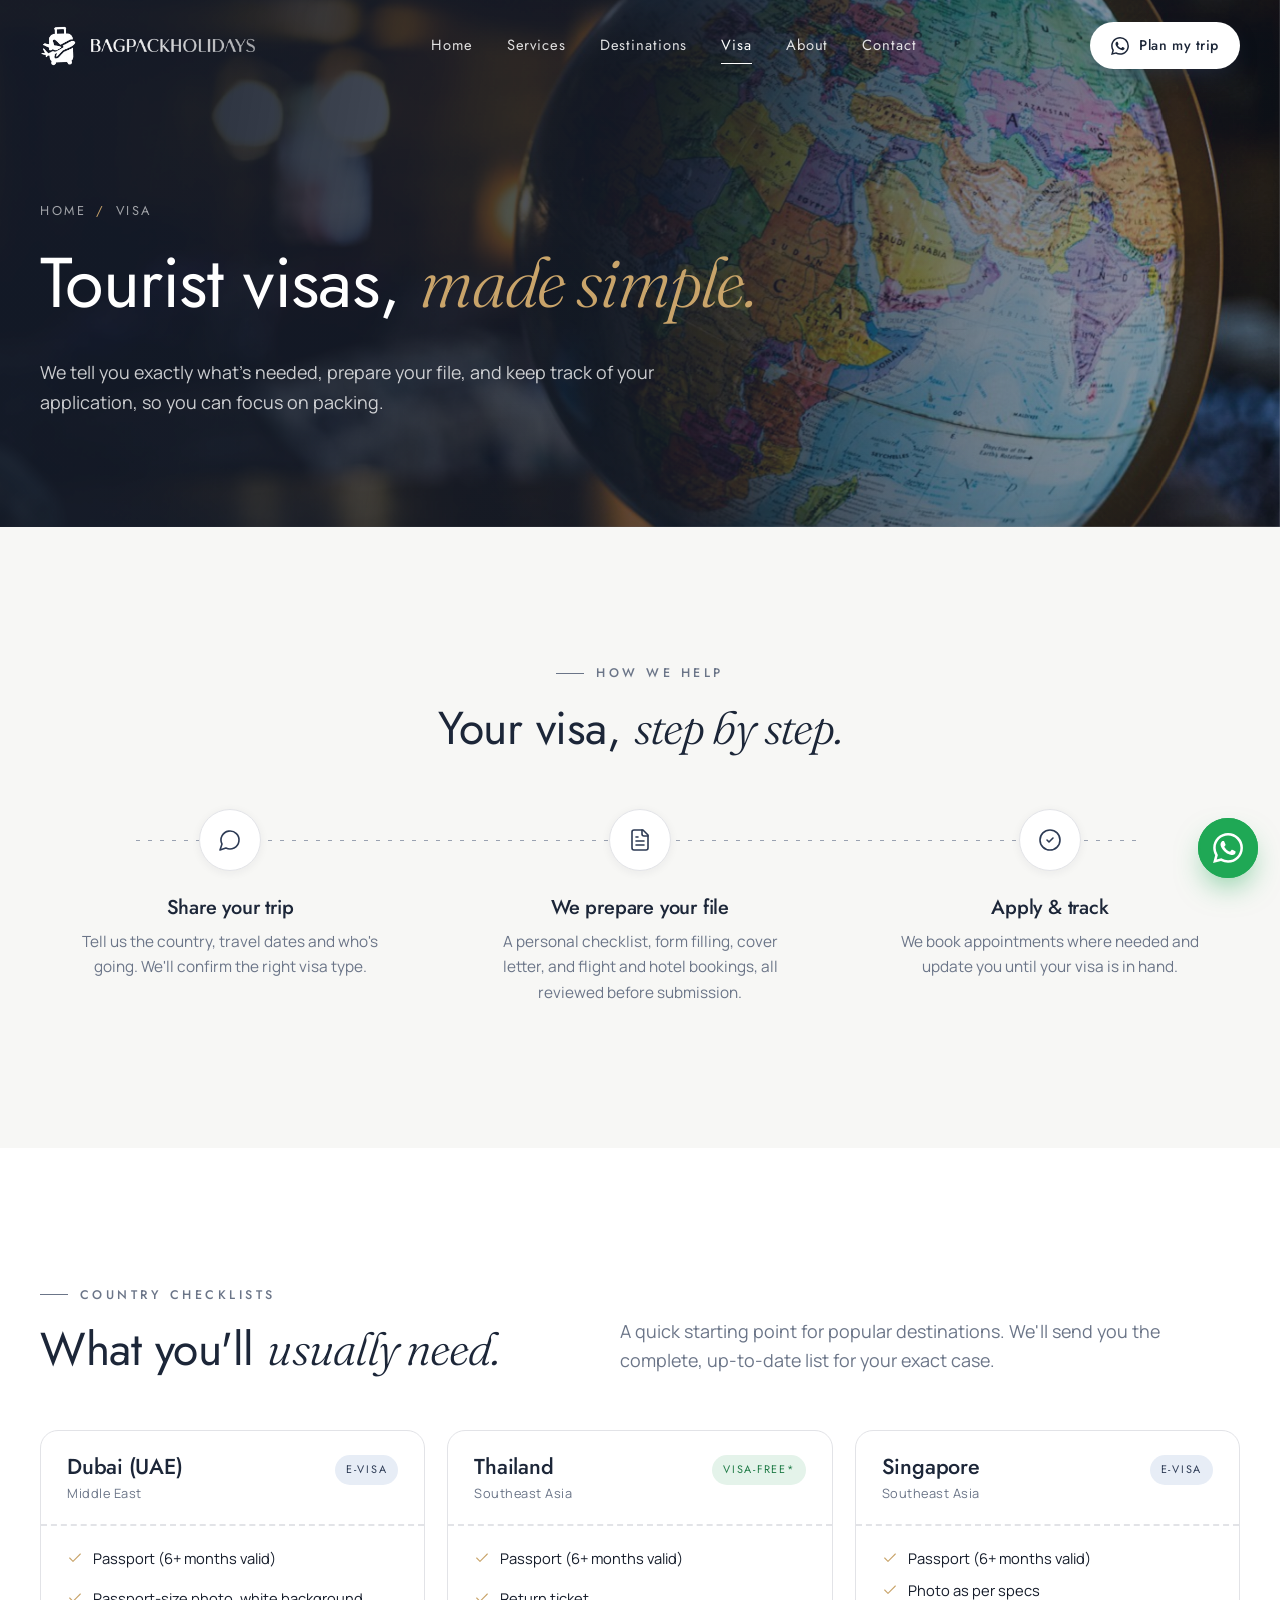
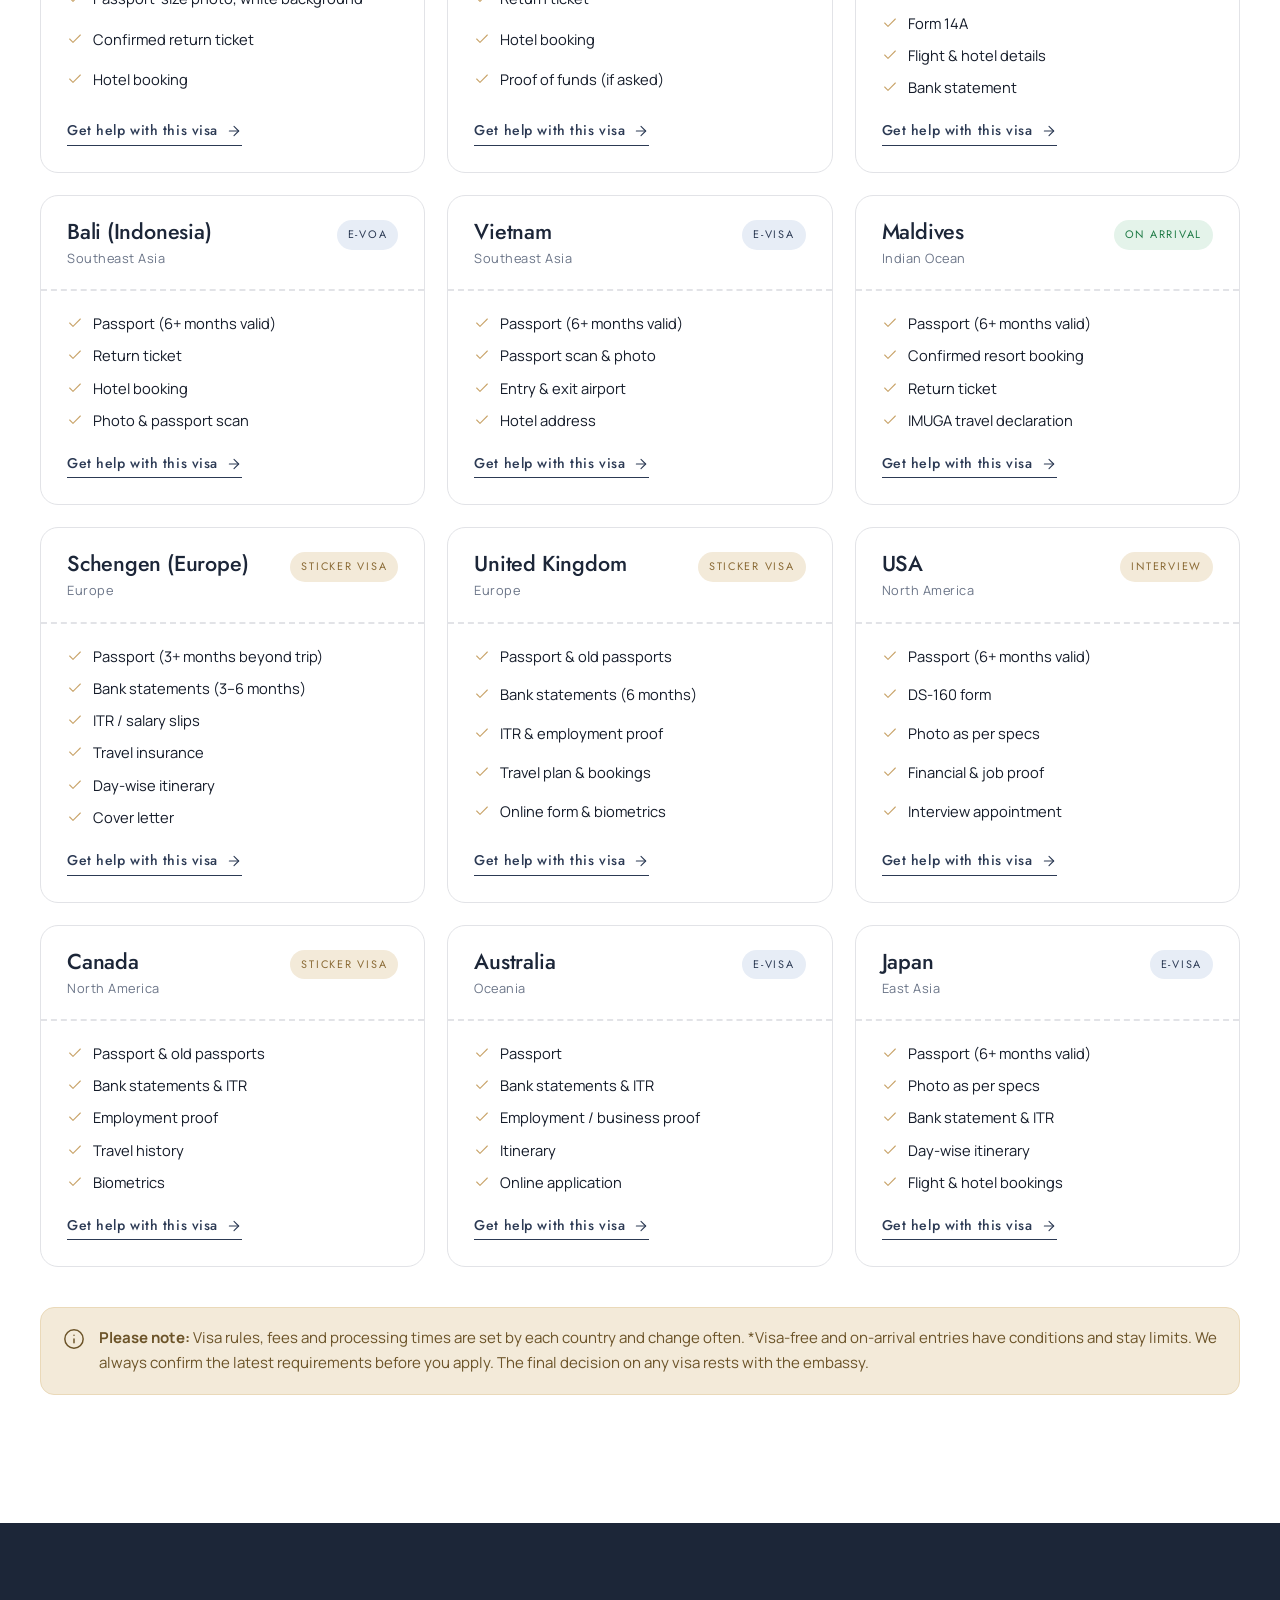
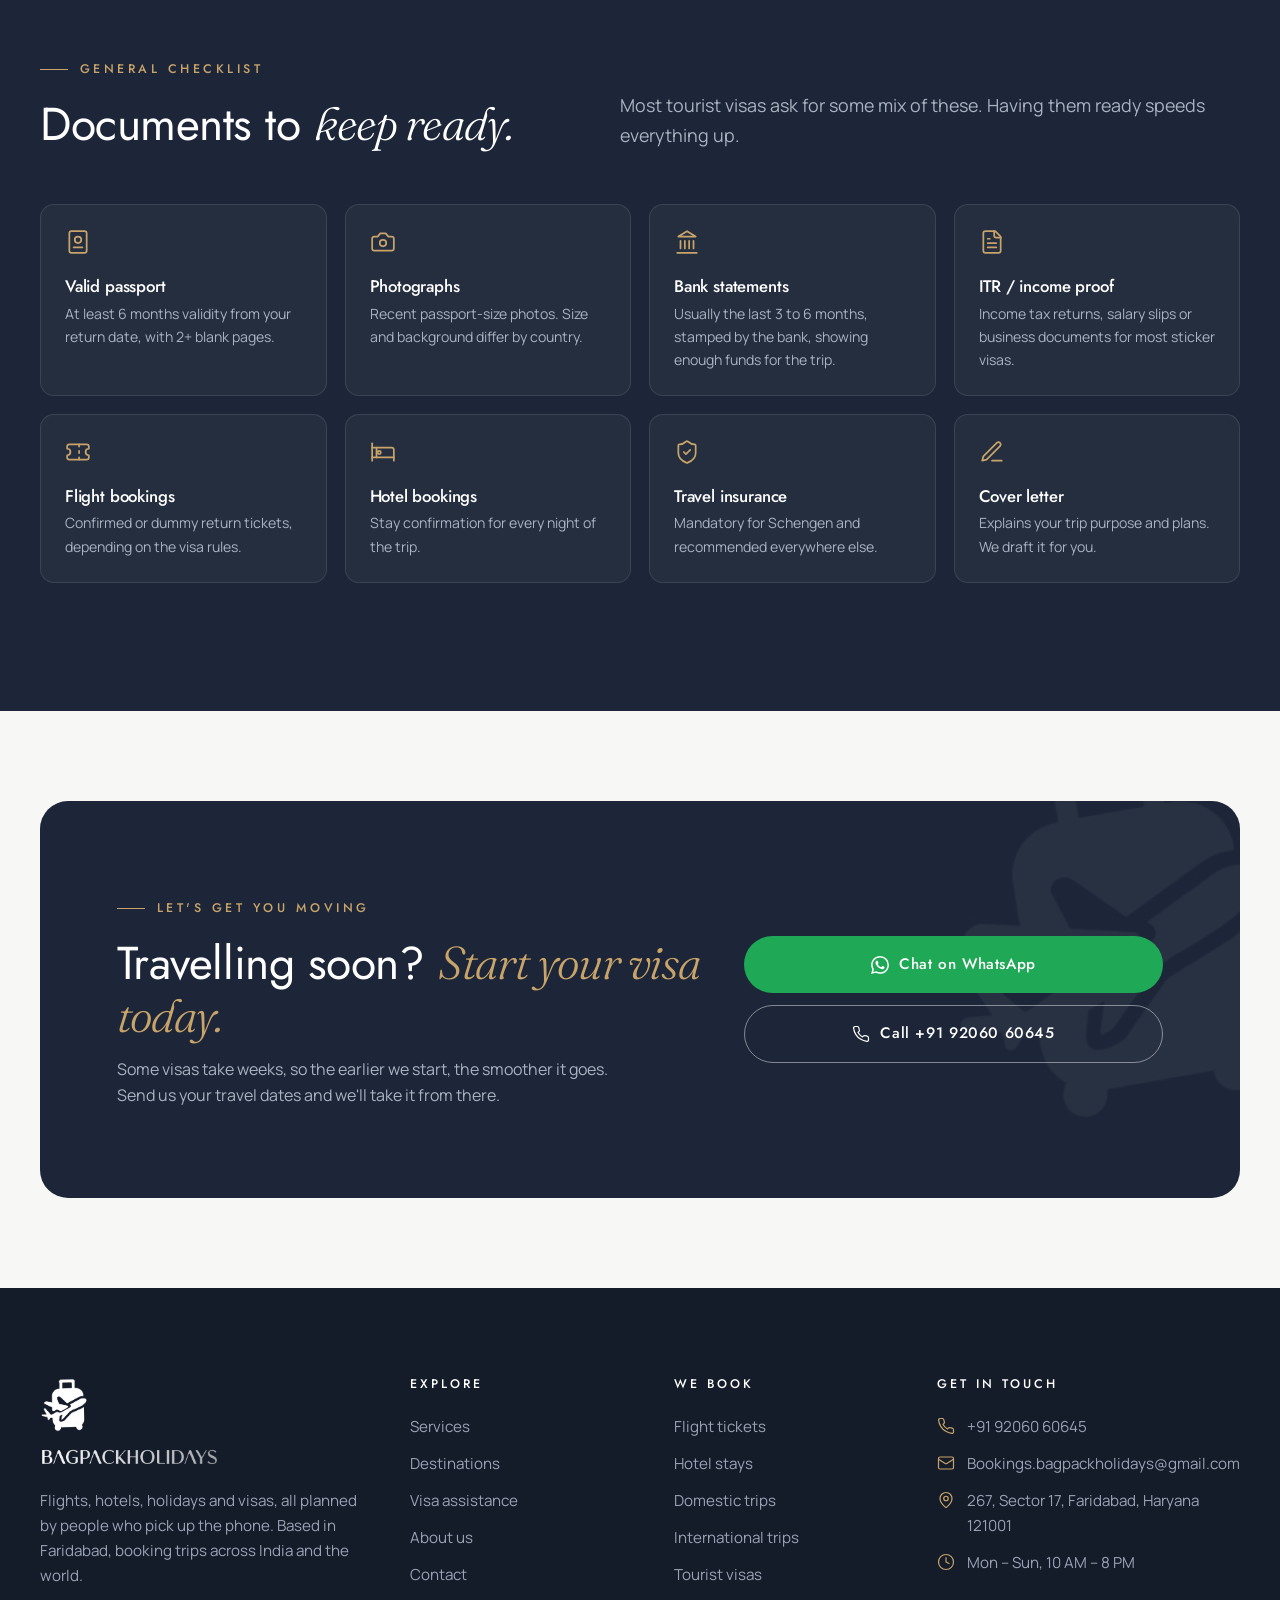
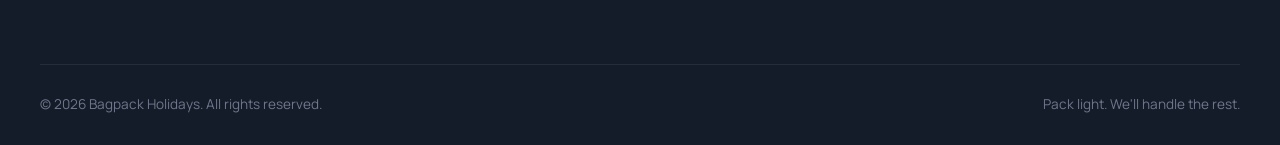
<file: visa.html>
<!doctype html>
<html lang="en">
<head>
<meta charset="utf-8">
<meta name="viewport" content="width=device-width, initial-scale=1">
<title>Visa Assistance | Tourist Visa Help — Bagpack Holidays</title>
<meta name="description" content="Tourist visa assistance for Dubai, Thailand, Singapore, Bali, Vietnam, Schengen, UK, USA, Canada, Australia, Japan and more. Document checklists and application support.">
<link rel="canonical" href="https://www.bagpackholidays.com/visa.html">
<meta name="theme-color" content="#2c3a54">
<meta property="og:type" content="website">
<meta property="og:site_name" content="Bagpack Holidays">
<meta property="og:title" content="Visa Assistance | Tourist Visa Help — Bagpack Holidays">
<meta property="og:description" content="Tourist visa assistance for Dubai, Thailand, Singapore, Bali, Vietnam, Schengen, UK, USA, Canada, Australia, Japan and more. Document checklists and application support.">
<meta property="og:url" content="https://www.bagpackholidays.com/visa.html">
<meta property="og:image" content="https://www.bagpackholidays.com/assets/img/logo-original.jpg">
<link rel="icon" type="image/png" href="assets/img/favicon.png">
<link rel="apple-touch-icon" href="assets/img/favicon.png">
<link rel="preconnect" href="https://fonts.googleapis.com">
<link rel="preconnect" href="https://fonts.gstatic.com" crossorigin>
<link href="https://fonts.googleapis.com/css2?family=Fraunces:ital,opsz,wght@1,9..144,300;1,9..144,400&family=Jost:wght@300;400;500;600&family=Manrope:wght@400;500;600;700&display=swap" rel="stylesheet">
<link rel="stylesheet" href="assets/css/style.css">
</head>
<body>
<header class="site-header">
  <div class="wrap">
    <a class="brand" href="index.html" aria-label="Bagpack Holidays — home">
      <img class="icon light" src="assets/img/logo-icon-white.png" alt="" width="270" height="295">
      <img class="icon dark" src="assets/img/logo-icon.png" alt="" width="270" height="295">
      <img class="word light" src="assets/img/logo-wordmark-white.png" alt="Bagpack Holidays" width="536" height="54">
      <img class="word dark" src="assets/img/logo-wordmark.png" alt="Bagpack Holidays" width="536" height="54">
    </a>
    <nav class="nav" aria-label="Main">
      <a href="index.html">Home</a>
      <a href="services.html">Services</a>
      <a href="destinations.html">Destinations</a>
      <a href="visa.html" aria-current="page">Visa</a>
      <a href="about.html">About</a>
      <a href="contact.html">Contact</a>
      <a class="btn btn-primary" href="#" data-wa="Hi Bagpack Holidays! I'd like to plan a trip."><svg class="" viewBox="0 0 24 24" fill="currentColor" aria-hidden="true"><path d="M17.472 14.382c-.297-.149-1.758-.867-2.03-.967-.273-.099-.471-.148-.67.15-.197.297-.767.966-.94 1.164-.173.199-.347.223-.644.075-.297-.15-1.255-.463-2.39-1.475-.883-.788-1.48-1.761-1.653-2.059-.173-.297-.018-.458.13-.606.134-.133.298-.347.446-.52.149-.174.198-.298.298-.497.099-.198.05-.371-.025-.52-.075-.149-.669-1.612-.916-2.207-.242-.579-.487-.5-.669-.51-.173-.008-.371-.01-.57-.01-.198 0-.52.074-.792.372-.272.297-1.04 1.016-1.04 2.479 0 1.462 1.065 2.875 1.213 3.074.149.198 2.096 3.2 5.077 4.487.709.306 1.262.489 1.694.625.712.227 1.36.195 1.871.118.571-.085 1.758-.719 2.006-1.413.248-.694.248-1.289.173-1.413-.074-.124-.272-.198-.57-.347m-5.421 7.403h-.004a9.87 9.87 0 0 1-5.031-1.378l-.361-.214-3.741.982.998-3.648-.235-.374a9.86 9.86 0 0 1-1.51-5.26c.001-5.45 4.436-9.884 9.888-9.884 2.64 0 5.122 1.03 6.988 2.898a9.825 9.825 0 0 1 2.893 6.994c-.003 5.45-4.437 9.884-9.885 9.884m8.413-18.297A11.815 11.815 0 0 0 12.05 0C5.495 0 .16 5.335.157 11.892c0 2.096.547 4.142 1.588 5.945L.057 24l6.305-1.654a11.882 11.882 0 0 0 5.683 1.448h.005c6.554 0 11.89-5.335 11.893-11.893a11.821 11.821 0 0 0-3.48-8.413Z"/></svg>Plan my trip</a>
    </nav>
    <div class="header-cta">
      <a class="btn btn-primary" href="#" data-wa="Hi Bagpack Holidays! I'd like to plan a trip."><svg class="" viewBox="0 0 24 24" fill="currentColor" aria-hidden="true"><path d="M17.472 14.382c-.297-.149-1.758-.867-2.03-.967-.273-.099-.471-.148-.67.15-.197.297-.767.966-.94 1.164-.173.199-.347.223-.644.075-.297-.15-1.255-.463-2.39-1.475-.883-.788-1.48-1.761-1.653-2.059-.173-.297-.018-.458.13-.606.134-.133.298-.347.446-.52.149-.174.198-.298.298-.497.099-.198.05-.371-.025-.52-.075-.149-.669-1.612-.916-2.207-.242-.579-.487-.5-.669-.51-.173-.008-.371-.01-.57-.01-.198 0-.52.074-.792.372-.272.297-1.04 1.016-1.04 2.479 0 1.462 1.065 2.875 1.213 3.074.149.198 2.096 3.2 5.077 4.487.709.306 1.262.489 1.694.625.712.227 1.36.195 1.871.118.571-.085 1.758-.719 2.006-1.413.248-.694.248-1.289.173-1.413-.074-.124-.272-.198-.57-.347m-5.421 7.403h-.004a9.87 9.87 0 0 1-5.031-1.378l-.361-.214-3.741.982.998-3.648-.235-.374a9.86 9.86 0 0 1-1.51-5.26c.001-5.45 4.436-9.884 9.888-9.884 2.64 0 5.122 1.03 6.988 2.898a9.825 9.825 0 0 1 2.893 6.994c-.003 5.45-4.437 9.884-9.885 9.884m8.413-18.297A11.815 11.815 0 0 0 12.05 0C5.495 0 .16 5.335.157 11.892c0 2.096.547 4.142 1.588 5.945L.057 24l6.305-1.654a11.882 11.882 0 0 0 5.683 1.448h.005c6.554 0 11.89-5.335 11.893-11.893a11.821 11.821 0 0 0-3.48-8.413Z"/></svg>Plan my trip</a>
      <button class="menu-toggle" aria-label="Open menu" aria-expanded="false"><span></span></button>
    </div>
  </div>
</header>
<main>
<section class="page-hero">
  <div class="hero-bg" style="background-image:url('assets/img/dest/visa.jpg')"></div>
  <div class="wrap">
    <div class="crumbs load-in"><a href="index.html">Home</a><span>/</span>Visa</div>
    <h1 class="load-in d1">Tourist visas, <span class="serif">made simple.</span></h1>
    <p class="lead load-in d2">We tell you exactly what's needed, prepare your file, and keep track of your application, so you can focus on packing.</p>
  </div>
</section>

<section class="section">
  <div class="wrap">
    <div class="section-head reveal" style="justify-content:center;text-align:center">
      <div>
        <span class="eyebrow">How we help</span>
        <h2>Your visa, <span class="serif">step by step.</span></h2>
      </div>
    </div>
    <div class="steps stagger">
      <div class="step reveal"><div class="dot"><svg class="" viewBox="0 0 24 24" fill="none" stroke="currentColor" stroke-width="1.6" stroke-linecap="round" stroke-linejoin="round" aria-hidden="true"><path d="M7.9 20A9 9 0 1 0 4 16.1L2 22z"/></svg></div><h3>Share your trip</h3><p>Tell us the country, travel dates and who's going. We'll confirm the right visa type.</p></div>
      <div class="step reveal"><div class="dot"><svg class="" viewBox="0 0 24 24" fill="none" stroke="currentColor" stroke-width="1.6" stroke-linecap="round" stroke-linejoin="round" aria-hidden="true"><path d="M15 2H6a2 2 0 0 0-2 2v16a2 2 0 0 0 2 2h12a2 2 0 0 0 2-2V7z"/><path d="M14 2v4a2 2 0 0 0 2 2h4M16 13H8M16 17H8M10 9H8"/></svg></div><h3>We prepare your file</h3><p>A personal checklist, form filling, cover letter, and flight and hotel bookings, all reviewed before submission.</p></div>
      <div class="step reveal"><div class="dot"><svg class="" viewBox="0 0 24 24" fill="none" stroke="currentColor" stroke-width="1.6" stroke-linecap="round" stroke-linejoin="round" aria-hidden="true"><circle cx="12" cy="12" r="10"/><path d="m9 12 2 2 4-4"/></svg></div><h3>Apply & track</h3><p>We book appointments where needed and update you until your visa is in hand.</p></div>
    </div>
  </div>
</section>

<section class="section bg-white">
  <div class="wrap">
    <div class="section-head reveal">
      <div>
        <span class="eyebrow">Country checklists</span>
        <h2>What you'll <span class="serif">usually need.</span></h2>
      </div>
      <p class="lead">A quick starting point for popular destinations. We'll send you the complete, up-to-date list for your exact case.</p>
    </div>
    <div class="visa-grid">
      <div class="visa-card reveal">
        <div class="visa-head"><div><h3>Dubai (UAE)</h3><div class="region">Middle East</div></div><span class="visa-type e">e-Visa</span></div>
        <div class="visa-body">
          <ul>
          <li><svg class="" viewBox="0 0 24 24" fill="none" stroke="currentColor" stroke-width="1.6" stroke-linecap="round" stroke-linejoin="round" aria-hidden="true"><path d="M20 6 9 17l-5-5"/></svg>Passport (6+ months valid)</li>
          <li><svg class="" viewBox="0 0 24 24" fill="none" stroke="currentColor" stroke-width="1.6" stroke-linecap="round" stroke-linejoin="round" aria-hidden="true"><path d="M20 6 9 17l-5-5"/></svg>Passport-size photo, white background</li>
          <li><svg class="" viewBox="0 0 24 24" fill="none" stroke="currentColor" stroke-width="1.6" stroke-linecap="round" stroke-linejoin="round" aria-hidden="true"><path d="M20 6 9 17l-5-5"/></svg>Confirmed return ticket</li>
          <li><svg class="" viewBox="0 0 24 24" fill="none" stroke="currentColor" stroke-width="1.6" stroke-linecap="round" stroke-linejoin="round" aria-hidden="true"><path d="M20 6 9 17l-5-5"/></svg>Hotel booking</li>
          </ul>
          <a class="link-arrow" href="#" data-wa="Hi Bagpack Holidays! I need help with a Dubai (UAE) tourist visa.">Get help with this visa <svg class="" viewBox="0 0 24 24" fill="none" stroke="currentColor" stroke-width="1.6" stroke-linecap="round" stroke-linejoin="round" aria-hidden="true"><path d="M5 12h14"/><path d="m12 5 7 7-7 7"/></svg></a>
        </div>
      </div>
      <div class="visa-card reveal">
        <div class="visa-head"><div><h3>Thailand</h3><div class="region">Southeast Asia</div></div><span class="visa-type free">Visa-free*</span></div>
        <div class="visa-body">
          <ul>
          <li><svg class="" viewBox="0 0 24 24" fill="none" stroke="currentColor" stroke-width="1.6" stroke-linecap="round" stroke-linejoin="round" aria-hidden="true"><path d="M20 6 9 17l-5-5"/></svg>Passport (6+ months valid)</li>
          <li><svg class="" viewBox="0 0 24 24" fill="none" stroke="currentColor" stroke-width="1.6" stroke-linecap="round" stroke-linejoin="round" aria-hidden="true"><path d="M20 6 9 17l-5-5"/></svg>Return ticket</li>
          <li><svg class="" viewBox="0 0 24 24" fill="none" stroke="currentColor" stroke-width="1.6" stroke-linecap="round" stroke-linejoin="round" aria-hidden="true"><path d="M20 6 9 17l-5-5"/></svg>Hotel booking</li>
          <li><svg class="" viewBox="0 0 24 24" fill="none" stroke="currentColor" stroke-width="1.6" stroke-linecap="round" stroke-linejoin="round" aria-hidden="true"><path d="M20 6 9 17l-5-5"/></svg>Proof of funds (if asked)</li>
          </ul>
          <a class="link-arrow" href="#" data-wa="Hi Bagpack Holidays! I need help with a Thailand tourist visa.">Get help with this visa <svg class="" viewBox="0 0 24 24" fill="none" stroke="currentColor" stroke-width="1.6" stroke-linecap="round" stroke-linejoin="round" aria-hidden="true"><path d="M5 12h14"/><path d="m12 5 7 7-7 7"/></svg></a>
        </div>
      </div>
      <div class="visa-card reveal">
        <div class="visa-head"><div><h3>Singapore</h3><div class="region">Southeast Asia</div></div><span class="visa-type e">e-Visa</span></div>
        <div class="visa-body">
          <ul>
          <li><svg class="" viewBox="0 0 24 24" fill="none" stroke="currentColor" stroke-width="1.6" stroke-linecap="round" stroke-linejoin="round" aria-hidden="true"><path d="M20 6 9 17l-5-5"/></svg>Passport (6+ months valid)</li>
          <li><svg class="" viewBox="0 0 24 24" fill="none" stroke="currentColor" stroke-width="1.6" stroke-linecap="round" stroke-linejoin="round" aria-hidden="true"><path d="M20 6 9 17l-5-5"/></svg>Photo as per specs</li>
          <li><svg class="" viewBox="0 0 24 24" fill="none" stroke="currentColor" stroke-width="1.6" stroke-linecap="round" stroke-linejoin="round" aria-hidden="true"><path d="M20 6 9 17l-5-5"/></svg>Form 14A</li>
          <li><svg class="" viewBox="0 0 24 24" fill="none" stroke="currentColor" stroke-width="1.6" stroke-linecap="round" stroke-linejoin="round" aria-hidden="true"><path d="M20 6 9 17l-5-5"/></svg>Flight & hotel details</li>
          <li><svg class="" viewBox="0 0 24 24" fill="none" stroke="currentColor" stroke-width="1.6" stroke-linecap="round" stroke-linejoin="round" aria-hidden="true"><path d="M20 6 9 17l-5-5"/></svg>Bank statement</li>
          </ul>
          <a class="link-arrow" href="#" data-wa="Hi Bagpack Holidays! I need help with a Singapore tourist visa.">Get help with this visa <svg class="" viewBox="0 0 24 24" fill="none" stroke="currentColor" stroke-width="1.6" stroke-linecap="round" stroke-linejoin="round" aria-hidden="true"><path d="M5 12h14"/><path d="m12 5 7 7-7 7"/></svg></a>
        </div>
      </div>
      <div class="visa-card reveal">
        <div class="visa-head"><div><h3>Bali (Indonesia)</h3><div class="region">Southeast Asia</div></div><span class="visa-type e">e-VOA</span></div>
        <div class="visa-body">
          <ul>
          <li><svg class="" viewBox="0 0 24 24" fill="none" stroke="currentColor" stroke-width="1.6" stroke-linecap="round" stroke-linejoin="round" aria-hidden="true"><path d="M20 6 9 17l-5-5"/></svg>Passport (6+ months valid)</li>
          <li><svg class="" viewBox="0 0 24 24" fill="none" stroke="currentColor" stroke-width="1.6" stroke-linecap="round" stroke-linejoin="round" aria-hidden="true"><path d="M20 6 9 17l-5-5"/></svg>Return ticket</li>
          <li><svg class="" viewBox="0 0 24 24" fill="none" stroke="currentColor" stroke-width="1.6" stroke-linecap="round" stroke-linejoin="round" aria-hidden="true"><path d="M20 6 9 17l-5-5"/></svg>Hotel booking</li>
          <li><svg class="" viewBox="0 0 24 24" fill="none" stroke="currentColor" stroke-width="1.6" stroke-linecap="round" stroke-linejoin="round" aria-hidden="true"><path d="M20 6 9 17l-5-5"/></svg>Photo & passport scan</li>
          </ul>
          <a class="link-arrow" href="#" data-wa="Hi Bagpack Holidays! I need help with a Bali (Indonesia) tourist visa.">Get help with this visa <svg class="" viewBox="0 0 24 24" fill="none" stroke="currentColor" stroke-width="1.6" stroke-linecap="round" stroke-linejoin="round" aria-hidden="true"><path d="M5 12h14"/><path d="m12 5 7 7-7 7"/></svg></a>
        </div>
      </div>
      <div class="visa-card reveal">
        <div class="visa-head"><div><h3>Vietnam</h3><div class="region">Southeast Asia</div></div><span class="visa-type e">e-Visa</span></div>
        <div class="visa-body">
          <ul>
          <li><svg class="" viewBox="0 0 24 24" fill="none" stroke="currentColor" stroke-width="1.6" stroke-linecap="round" stroke-linejoin="round" aria-hidden="true"><path d="M20 6 9 17l-5-5"/></svg>Passport (6+ months valid)</li>
          <li><svg class="" viewBox="0 0 24 24" fill="none" stroke="currentColor" stroke-width="1.6" stroke-linecap="round" stroke-linejoin="round" aria-hidden="true"><path d="M20 6 9 17l-5-5"/></svg>Passport scan & photo</li>
          <li><svg class="" viewBox="0 0 24 24" fill="none" stroke="currentColor" stroke-width="1.6" stroke-linecap="round" stroke-linejoin="round" aria-hidden="true"><path d="M20 6 9 17l-5-5"/></svg>Entry & exit airport</li>
          <li><svg class="" viewBox="0 0 24 24" fill="none" stroke="currentColor" stroke-width="1.6" stroke-linecap="round" stroke-linejoin="round" aria-hidden="true"><path d="M20 6 9 17l-5-5"/></svg>Hotel address</li>
          </ul>
          <a class="link-arrow" href="#" data-wa="Hi Bagpack Holidays! I need help with a Vietnam tourist visa.">Get help with this visa <svg class="" viewBox="0 0 24 24" fill="none" stroke="currentColor" stroke-width="1.6" stroke-linecap="round" stroke-linejoin="round" aria-hidden="true"><path d="M5 12h14"/><path d="m12 5 7 7-7 7"/></svg></a>
        </div>
      </div>
      <div class="visa-card reveal">
        <div class="visa-head"><div><h3>Maldives</h3><div class="region">Indian Ocean</div></div><span class="visa-type free">On arrival</span></div>
        <div class="visa-body">
          <ul>
          <li><svg class="" viewBox="0 0 24 24" fill="none" stroke="currentColor" stroke-width="1.6" stroke-linecap="round" stroke-linejoin="round" aria-hidden="true"><path d="M20 6 9 17l-5-5"/></svg>Passport (6+ months valid)</li>
          <li><svg class="" viewBox="0 0 24 24" fill="none" stroke="currentColor" stroke-width="1.6" stroke-linecap="round" stroke-linejoin="round" aria-hidden="true"><path d="M20 6 9 17l-5-5"/></svg>Confirmed resort booking</li>
          <li><svg class="" viewBox="0 0 24 24" fill="none" stroke="currentColor" stroke-width="1.6" stroke-linecap="round" stroke-linejoin="round" aria-hidden="true"><path d="M20 6 9 17l-5-5"/></svg>Return ticket</li>
          <li><svg class="" viewBox="0 0 24 24" fill="none" stroke="currentColor" stroke-width="1.6" stroke-linecap="round" stroke-linejoin="round" aria-hidden="true"><path d="M20 6 9 17l-5-5"/></svg>IMUGA travel declaration</li>
          </ul>
          <a class="link-arrow" href="#" data-wa="Hi Bagpack Holidays! I need help with a Maldives tourist visa.">Get help with this visa <svg class="" viewBox="0 0 24 24" fill="none" stroke="currentColor" stroke-width="1.6" stroke-linecap="round" stroke-linejoin="round" aria-hidden="true"><path d="M5 12h14"/><path d="m12 5 7 7-7 7"/></svg></a>
        </div>
      </div>
      <div class="visa-card reveal">
        <div class="visa-head"><div><h3>Schengen (Europe)</h3><div class="region">Europe</div></div><span class="visa-type ">Sticker visa</span></div>
        <div class="visa-body">
          <ul>
          <li><svg class="" viewBox="0 0 24 24" fill="none" stroke="currentColor" stroke-width="1.6" stroke-linecap="round" stroke-linejoin="round" aria-hidden="true"><path d="M20 6 9 17l-5-5"/></svg>Passport (3+ months beyond trip)</li>
          <li><svg class="" viewBox="0 0 24 24" fill="none" stroke="currentColor" stroke-width="1.6" stroke-linecap="round" stroke-linejoin="round" aria-hidden="true"><path d="M20 6 9 17l-5-5"/></svg>Bank statements (3–6 months)</li>
          <li><svg class="" viewBox="0 0 24 24" fill="none" stroke="currentColor" stroke-width="1.6" stroke-linecap="round" stroke-linejoin="round" aria-hidden="true"><path d="M20 6 9 17l-5-5"/></svg>ITR / salary slips</li>
          <li><svg class="" viewBox="0 0 24 24" fill="none" stroke="currentColor" stroke-width="1.6" stroke-linecap="round" stroke-linejoin="round" aria-hidden="true"><path d="M20 6 9 17l-5-5"/></svg>Travel insurance</li>
          <li><svg class="" viewBox="0 0 24 24" fill="none" stroke="currentColor" stroke-width="1.6" stroke-linecap="round" stroke-linejoin="round" aria-hidden="true"><path d="M20 6 9 17l-5-5"/></svg>Day-wise itinerary</li>
          <li><svg class="" viewBox="0 0 24 24" fill="none" stroke="currentColor" stroke-width="1.6" stroke-linecap="round" stroke-linejoin="round" aria-hidden="true"><path d="M20 6 9 17l-5-5"/></svg>Cover letter</li>
          </ul>
          <a class="link-arrow" href="#" data-wa="Hi Bagpack Holidays! I need help with a Schengen (Europe) tourist visa.">Get help with this visa <svg class="" viewBox="0 0 24 24" fill="none" stroke="currentColor" stroke-width="1.6" stroke-linecap="round" stroke-linejoin="round" aria-hidden="true"><path d="M5 12h14"/><path d="m12 5 7 7-7 7"/></svg></a>
        </div>
      </div>
      <div class="visa-card reveal">
        <div class="visa-head"><div><h3>United Kingdom</h3><div class="region">Europe</div></div><span class="visa-type ">Sticker visa</span></div>
        <div class="visa-body">
          <ul>
          <li><svg class="" viewBox="0 0 24 24" fill="none" stroke="currentColor" stroke-width="1.6" stroke-linecap="round" stroke-linejoin="round" aria-hidden="true"><path d="M20 6 9 17l-5-5"/></svg>Passport & old passports</li>
          <li><svg class="" viewBox="0 0 24 24" fill="none" stroke="currentColor" stroke-width="1.6" stroke-linecap="round" stroke-linejoin="round" aria-hidden="true"><path d="M20 6 9 17l-5-5"/></svg>Bank statements (6 months)</li>
          <li><svg class="" viewBox="0 0 24 24" fill="none" stroke="currentColor" stroke-width="1.6" stroke-linecap="round" stroke-linejoin="round" aria-hidden="true"><path d="M20 6 9 17l-5-5"/></svg>ITR & employment proof</li>
          <li><svg class="" viewBox="0 0 24 24" fill="none" stroke="currentColor" stroke-width="1.6" stroke-linecap="round" stroke-linejoin="round" aria-hidden="true"><path d="M20 6 9 17l-5-5"/></svg>Travel plan & bookings</li>
          <li><svg class="" viewBox="0 0 24 24" fill="none" stroke="currentColor" stroke-width="1.6" stroke-linecap="round" stroke-linejoin="round" aria-hidden="true"><path d="M20 6 9 17l-5-5"/></svg>Online form & biometrics</li>
          </ul>
          <a class="link-arrow" href="#" data-wa="Hi Bagpack Holidays! I need help with a United Kingdom tourist visa.">Get help with this visa <svg class="" viewBox="0 0 24 24" fill="none" stroke="currentColor" stroke-width="1.6" stroke-linecap="round" stroke-linejoin="round" aria-hidden="true"><path d="M5 12h14"/><path d="m12 5 7 7-7 7"/></svg></a>
        </div>
      </div>
      <div class="visa-card reveal">
        <div class="visa-head"><div><h3>USA</h3><div class="region">North America</div></div><span class="visa-type ">Interview</span></div>
        <div class="visa-body">
          <ul>
          <li><svg class="" viewBox="0 0 24 24" fill="none" stroke="currentColor" stroke-width="1.6" stroke-linecap="round" stroke-linejoin="round" aria-hidden="true"><path d="M20 6 9 17l-5-5"/></svg>Passport (6+ months valid)</li>
          <li><svg class="" viewBox="0 0 24 24" fill="none" stroke="currentColor" stroke-width="1.6" stroke-linecap="round" stroke-linejoin="round" aria-hidden="true"><path d="M20 6 9 17l-5-5"/></svg>DS-160 form</li>
          <li><svg class="" viewBox="0 0 24 24" fill="none" stroke="currentColor" stroke-width="1.6" stroke-linecap="round" stroke-linejoin="round" aria-hidden="true"><path d="M20 6 9 17l-5-5"/></svg>Photo as per specs</li>
          <li><svg class="" viewBox="0 0 24 24" fill="none" stroke="currentColor" stroke-width="1.6" stroke-linecap="round" stroke-linejoin="round" aria-hidden="true"><path d="M20 6 9 17l-5-5"/></svg>Financial & job proof</li>
          <li><svg class="" viewBox="0 0 24 24" fill="none" stroke="currentColor" stroke-width="1.6" stroke-linecap="round" stroke-linejoin="round" aria-hidden="true"><path d="M20 6 9 17l-5-5"/></svg>Interview appointment</li>
          </ul>
          <a class="link-arrow" href="#" data-wa="Hi Bagpack Holidays! I need help with a USA tourist visa.">Get help with this visa <svg class="" viewBox="0 0 24 24" fill="none" stroke="currentColor" stroke-width="1.6" stroke-linecap="round" stroke-linejoin="round" aria-hidden="true"><path d="M5 12h14"/><path d="m12 5 7 7-7 7"/></svg></a>
        </div>
      </div>
      <div class="visa-card reveal">
        <div class="visa-head"><div><h3>Canada</h3><div class="region">North America</div></div><span class="visa-type ">Sticker visa</span></div>
        <div class="visa-body">
          <ul>
          <li><svg class="" viewBox="0 0 24 24" fill="none" stroke="currentColor" stroke-width="1.6" stroke-linecap="round" stroke-linejoin="round" aria-hidden="true"><path d="M20 6 9 17l-5-5"/></svg>Passport & old passports</li>
          <li><svg class="" viewBox="0 0 24 24" fill="none" stroke="currentColor" stroke-width="1.6" stroke-linecap="round" stroke-linejoin="round" aria-hidden="true"><path d="M20 6 9 17l-5-5"/></svg>Bank statements & ITR</li>
          <li><svg class="" viewBox="0 0 24 24" fill="none" stroke="currentColor" stroke-width="1.6" stroke-linecap="round" stroke-linejoin="round" aria-hidden="true"><path d="M20 6 9 17l-5-5"/></svg>Employment proof</li>
          <li><svg class="" viewBox="0 0 24 24" fill="none" stroke="currentColor" stroke-width="1.6" stroke-linecap="round" stroke-linejoin="round" aria-hidden="true"><path d="M20 6 9 17l-5-5"/></svg>Travel history</li>
          <li><svg class="" viewBox="0 0 24 24" fill="none" stroke="currentColor" stroke-width="1.6" stroke-linecap="round" stroke-linejoin="round" aria-hidden="true"><path d="M20 6 9 17l-5-5"/></svg>Biometrics</li>
          </ul>
          <a class="link-arrow" href="#" data-wa="Hi Bagpack Holidays! I need help with a Canada tourist visa.">Get help with this visa <svg class="" viewBox="0 0 24 24" fill="none" stroke="currentColor" stroke-width="1.6" stroke-linecap="round" stroke-linejoin="round" aria-hidden="true"><path d="M5 12h14"/><path d="m12 5 7 7-7 7"/></svg></a>
        </div>
      </div>
      <div class="visa-card reveal">
        <div class="visa-head"><div><h3>Australia</h3><div class="region">Oceania</div></div><span class="visa-type e">e-Visa</span></div>
        <div class="visa-body">
          <ul>
          <li><svg class="" viewBox="0 0 24 24" fill="none" stroke="currentColor" stroke-width="1.6" stroke-linecap="round" stroke-linejoin="round" aria-hidden="true"><path d="M20 6 9 17l-5-5"/></svg>Passport</li>
          <li><svg class="" viewBox="0 0 24 24" fill="none" stroke="currentColor" stroke-width="1.6" stroke-linecap="round" stroke-linejoin="round" aria-hidden="true"><path d="M20 6 9 17l-5-5"/></svg>Bank statements & ITR</li>
          <li><svg class="" viewBox="0 0 24 24" fill="none" stroke="currentColor" stroke-width="1.6" stroke-linecap="round" stroke-linejoin="round" aria-hidden="true"><path d="M20 6 9 17l-5-5"/></svg>Employment / business proof</li>
          <li><svg class="" viewBox="0 0 24 24" fill="none" stroke="currentColor" stroke-width="1.6" stroke-linecap="round" stroke-linejoin="round" aria-hidden="true"><path d="M20 6 9 17l-5-5"/></svg>Itinerary</li>
          <li><svg class="" viewBox="0 0 24 24" fill="none" stroke="currentColor" stroke-width="1.6" stroke-linecap="round" stroke-linejoin="round" aria-hidden="true"><path d="M20 6 9 17l-5-5"/></svg>Online application</li>
          </ul>
          <a class="link-arrow" href="#" data-wa="Hi Bagpack Holidays! I need help with a Australia tourist visa.">Get help with this visa <svg class="" viewBox="0 0 24 24" fill="none" stroke="currentColor" stroke-width="1.6" stroke-linecap="round" stroke-linejoin="round" aria-hidden="true"><path d="M5 12h14"/><path d="m12 5 7 7-7 7"/></svg></a>
        </div>
      </div>
      <div class="visa-card reveal">
        <div class="visa-head"><div><h3>Japan</h3><div class="region">East Asia</div></div><span class="visa-type e">e-Visa</span></div>
        <div class="visa-body">
          <ul>
          <li><svg class="" viewBox="0 0 24 24" fill="none" stroke="currentColor" stroke-width="1.6" stroke-linecap="round" stroke-linejoin="round" aria-hidden="true"><path d="M20 6 9 17l-5-5"/></svg>Passport (6+ months valid)</li>
          <li><svg class="" viewBox="0 0 24 24" fill="none" stroke="currentColor" stroke-width="1.6" stroke-linecap="round" stroke-linejoin="round" aria-hidden="true"><path d="M20 6 9 17l-5-5"/></svg>Photo as per specs</li>
          <li><svg class="" viewBox="0 0 24 24" fill="none" stroke="currentColor" stroke-width="1.6" stroke-linecap="round" stroke-linejoin="round" aria-hidden="true"><path d="M20 6 9 17l-5-5"/></svg>Bank statement & ITR</li>
          <li><svg class="" viewBox="0 0 24 24" fill="none" stroke="currentColor" stroke-width="1.6" stroke-linecap="round" stroke-linejoin="round" aria-hidden="true"><path d="M20 6 9 17l-5-5"/></svg>Day-wise itinerary</li>
          <li><svg class="" viewBox="0 0 24 24" fill="none" stroke="currentColor" stroke-width="1.6" stroke-linecap="round" stroke-linejoin="round" aria-hidden="true"><path d="M20 6 9 17l-5-5"/></svg>Flight & hotel bookings</li>
          </ul>
          <a class="link-arrow" href="#" data-wa="Hi Bagpack Holidays! I need help with a Japan tourist visa.">Get help with this visa <svg class="" viewBox="0 0 24 24" fill="none" stroke="currentColor" stroke-width="1.6" stroke-linecap="round" stroke-linejoin="round" aria-hidden="true"><path d="M5 12h14"/><path d="m12 5 7 7-7 7"/></svg></a>
        </div>
      </div>
    </div>
    <div class="notice reveal"><svg class="" viewBox="0 0 24 24" fill="none" stroke="currentColor" stroke-width="1.6" stroke-linecap="round" stroke-linejoin="round" aria-hidden="true"><circle cx="12" cy="12" r="10"/><path d="M12 16v-4M12 8h.01"/></svg><span><strong>Please note:</strong> Visa rules, fees and processing times are set by each country and change often. *Visa-free and on-arrival entries have conditions and stay limits. We always confirm the latest requirements before you apply. The final decision on any visa rests with the embassy.</span></div>
  </div>
</section>

<section class="section bg-navy on-dark">
  <div class="wrap">
    <div class="section-head reveal">
      <div>
        <span class="eyebrow">General checklist</span>
        <h2>Documents to <span class="serif">keep ready.</span></h2>
      </div>
      <p class="lead" style="color:#aab2c1">Most tourist visas ask for some mix of these. Having them ready speeds everything up.</p>
    </div>
    <div class="doc-grid stagger">
      <div class="doc reveal"><svg class="" viewBox="0 0 24 24" fill="none" stroke="currentColor" stroke-width="1.6" stroke-linecap="round" stroke-linejoin="round" aria-hidden="true"><rect x="4" y="2" width="16" height="20" rx="2"/><circle cx="12" cy="10" r="3"/><path d="M8 17h8"/></svg><h3>Valid passport</h3><p>At least 6 months validity from your return date, with 2+ blank pages.</p></div>
      <div class="doc reveal"><svg class="" viewBox="0 0 24 24" fill="none" stroke="currentColor" stroke-width="1.6" stroke-linecap="round" stroke-linejoin="round" aria-hidden="true"><path d="M14.5 4h-5L7 7H4a2 2 0 0 0-2 2v9a2 2 0 0 0 2 2h16a2 2 0 0 0 2-2V9a2 2 0 0 0-2-2h-3z"/><circle cx="12" cy="13" r="3"/></svg><h3>Photographs</h3><p>Recent passport-size photos. Size and background differ by country.</p></div>
      <div class="doc reveal"><svg class="" viewBox="0 0 24 24" fill="none" stroke="currentColor" stroke-width="1.6" stroke-linecap="round" stroke-linejoin="round" aria-hidden="true"><path d="M3 22h18M6 18v-7M10 18v-7M14 18v-7M18 18v-7M12 2l8 5H4z"/></svg><h3>Bank statements</h3><p>Usually the last 3 to 6 months, stamped by the bank, showing enough funds for the trip.</p></div>
      <div class="doc reveal"><svg class="" viewBox="0 0 24 24" fill="none" stroke="currentColor" stroke-width="1.6" stroke-linecap="round" stroke-linejoin="round" aria-hidden="true"><path d="M15 2H6a2 2 0 0 0-2 2v16a2 2 0 0 0 2 2h12a2 2 0 0 0 2-2V7z"/><path d="M14 2v4a2 2 0 0 0 2 2h4M16 13H8M16 17H8M10 9H8"/></svg><h3>ITR / income proof</h3><p>Income tax returns, salary slips or business documents for most sticker visas.</p></div>
      <div class="doc reveal"><svg class="" viewBox="0 0 24 24" fill="none" stroke="currentColor" stroke-width="1.6" stroke-linecap="round" stroke-linejoin="round" aria-hidden="true"><path d="M2 9a3 3 0 0 1 0 6v2a2 2 0 0 0 2 2h16a2 2 0 0 0 2-2v-2a3 3 0 0 1 0-6V7a2 2 0 0 0-2-2H4a2 2 0 0 0-2 2Z"/><path d="M13 5v2M13 17v2M13 11v2"/></svg><h3>Flight bookings</h3><p>Confirmed or dummy return tickets, depending on the visa rules.</p></div>
      <div class="doc reveal"><svg class="" viewBox="0 0 24 24" fill="none" stroke="currentColor" stroke-width="1.6" stroke-linecap="round" stroke-linejoin="round" aria-hidden="true"><path d="M2 4v16"/><path d="M2 8h18a2 2 0 0 1 2 2v10"/><path d="M2 17h20"/><path d="M6 8v9"/><circle cx="8.5" cy="12.5" r="1.5"/></svg><h3>Hotel bookings</h3><p>Stay confirmation for every night of the trip.</p></div>
      <div class="doc reveal"><svg class="" viewBox="0 0 24 24" fill="none" stroke="currentColor" stroke-width="1.6" stroke-linecap="round" stroke-linejoin="round" aria-hidden="true"><path d="M20 13c0 5-3.5 7.5-7.7 9a1 1 0 0 1-.6 0C7.5 20.5 4 18 4 13V6a1 1 0 0 1 1-1c2 0 4.5-1.2 6.2-2.7a1.2 1.2 0 0 1 1.5 0C14.5 3.8 17 5 19 5a1 1 0 0 1 1 1z"/><path d="m9 12 2 2 4-4"/></svg><h3>Travel insurance</h3><p>Mandatory for Schengen and recommended everywhere else.</p></div>
      <div class="doc reveal"><svg class="" viewBox="0 0 24 24" fill="none" stroke="currentColor" stroke-width="1.6" stroke-linecap="round" stroke-linejoin="round" aria-hidden="true"><path d="M12 20h9"/><path d="M16.4 3.6a2.1 2.1 0 1 1 3 3L7 19l-4 1 1-4Z"/></svg><h3>Cover letter</h3><p>Explains your trip purpose and plans. We draft it for you.</p></div>
    </div>
  </div>
</section>
<section class="section tight">
  <div class="wrap">
    <div class="cta-band reveal">
      <div>
        <span class="eyebrow light">Let's get you moving</span>
        <h2>Travelling soon? <span class="serif">Start your visa today.</span></h2>
        <p>Some visas take weeks, so the earlier we start, the smoother it goes. Send us your travel dates and we'll take it from there.</p>
      </div>
      <div class="actions">
        <a class="btn btn-wa" href="#" data-wa="Hi Bagpack Holidays! I'd like to plan a trip."><svg class="" viewBox="0 0 24 24" fill="currentColor" aria-hidden="true"><path d="M17.472 14.382c-.297-.149-1.758-.867-2.03-.967-.273-.099-.471-.148-.67.15-.197.297-.767.966-.94 1.164-.173.199-.347.223-.644.075-.297-.15-1.255-.463-2.39-1.475-.883-.788-1.48-1.761-1.653-2.059-.173-.297-.018-.458.13-.606.134-.133.298-.347.446-.52.149-.174.198-.298.298-.497.099-.198.05-.371-.025-.52-.075-.149-.669-1.612-.916-2.207-.242-.579-.487-.5-.669-.51-.173-.008-.371-.01-.57-.01-.198 0-.52.074-.792.372-.272.297-1.04 1.016-1.04 2.479 0 1.462 1.065 2.875 1.213 3.074.149.198 2.096 3.2 5.077 4.487.709.306 1.262.489 1.694.625.712.227 1.36.195 1.871.118.571-.085 1.758-.719 2.006-1.413.248-.694.248-1.289.173-1.413-.074-.124-.272-.198-.57-.347m-5.421 7.403h-.004a9.87 9.87 0 0 1-5.031-1.378l-.361-.214-3.741.982.998-3.648-.235-.374a9.86 9.86 0 0 1-1.51-5.26c.001-5.45 4.436-9.884 9.888-9.884 2.64 0 5.122 1.03 6.988 2.898a9.825 9.825 0 0 1 2.893 6.994c-.003 5.45-4.437 9.884-9.885 9.884m8.413-18.297A11.815 11.815 0 0 0 12.05 0C5.495 0 .16 5.335.157 11.892c0 2.096.547 4.142 1.588 5.945L.057 24l6.305-1.654a11.882 11.882 0 0 0 5.683 1.448h.005c6.554 0 11.89-5.335 11.893-11.893a11.821 11.821 0 0 0-3.48-8.413Z"/></svg>Chat on WhatsApp</a>
        <a class="btn btn-ghost" href="tel:+919206060645"><svg class="" viewBox="0 0 24 24" fill="none" stroke="currentColor" stroke-width="1.6" stroke-linecap="round" stroke-linejoin="round" aria-hidden="true"><path d="M22 16.9v3a2 2 0 0 1-2.2 2 19.8 19.8 0 0 1-8.6-3.1 19.5 19.5 0 0 1-6-6A19.8 19.8 0 0 1 2.1 4.2 2 2 0 0 1 4.1 2h3a2 2 0 0 1 2 1.7c.1.9.4 1.9.7 2.8a2 2 0 0 1-.5 2.1L8 9.9a16 16 0 0 0 6 6l1.3-1.3a2 2 0 0 1 2.1-.4c.9.3 1.8.6 2.8.7a2 2 0 0 1 1.7 2z"/></svg>Call +91 92060 60645</a>
      </div>
    </div>
  </div>
</section>
</main>
<footer class="site-footer">
  <div class="wrap">
    <div class="footer-grid">
      <div class="footer-brand">
        <img class="icon" src="assets/img/logo-icon-white.png" alt="" width="270" height="295">
        <img class="word" src="assets/img/logo-wordmark-white.png" alt="Bagpack Holidays" width="536" height="54">
        <p>Flights, hotels, holidays and visas, all planned by people who pick up the phone. Based in Faridabad, booking trips across India and the world.</p>
      </div>
      <div>
        <h4>Explore</h4>
        <ul>
          <li><a href="services.html">Services</a></li>
          <li><a href="destinations.html">Destinations</a></li>
          <li><a href="visa.html">Visa assistance</a></li>
          <li><a href="about.html">About us</a></li>
          <li><a href="contact.html">Contact</a></li>
        </ul>
      </div>
      <div>
        <h4>We book</h4>
        <ul>
          <li><a href="services.html#flights">Flight tickets</a></li>
          <li><a href="services.html#hotels">Hotel stays</a></li>
          <li><a href="services.html#holidays">Domestic trips</a></li>
          <li><a href="services.html#holidays">International trips</a></li>
          <li><a href="visa.html">Tourist visas</a></li>
        </ul>
      </div>
      <div>
        <h4>Get in touch</h4>
        <ul class="footer-contact">
          <li><svg class="" viewBox="0 0 24 24" fill="none" stroke="currentColor" stroke-width="1.6" stroke-linecap="round" stroke-linejoin="round" aria-hidden="true"><path d="M22 16.9v3a2 2 0 0 1-2.2 2 19.8 19.8 0 0 1-8.6-3.1 19.5 19.5 0 0 1-6-6A19.8 19.8 0 0 1 2.1 4.2 2 2 0 0 1 4.1 2h3a2 2 0 0 1 2 1.7c.1.9.4 1.9.7 2.8a2 2 0 0 1-.5 2.1L8 9.9a16 16 0 0 0 6 6l1.3-1.3a2 2 0 0 1 2.1-.4c.9.3 1.8.6 2.8.7a2 2 0 0 1 1.7 2z"/></svg><a href="tel:+919206060645">+91 92060 60645</a></li>
          <li><svg class="" viewBox="0 0 24 24" fill="none" stroke="currentColor" stroke-width="1.6" stroke-linecap="round" stroke-linejoin="round" aria-hidden="true"><rect x="2" y="4" width="20" height="16" rx="2"/><path d="m22 7-8.97 5.7a1.94 1.94 0 0 1-2.06 0L2 7"/></svg><a href="mailto:Bookings.bagpackholidays@gmail.com">Bookings.bagpackholidays@gmail.com</a></li>
          <li><svg class="" viewBox="0 0 24 24" fill="none" stroke="currentColor" stroke-width="1.6" stroke-linecap="round" stroke-linejoin="round" aria-hidden="true"><path d="M20 10c0 5-5.5 10.2-7.4 11.8a1 1 0 0 1-1.2 0C9.5 20.2 4 15 4 10a8 8 0 0 1 16 0"/><circle cx="12" cy="10" r="3"/></svg><span>267, Sector 17, Faridabad, Haryana 121001</span></li>
          <li><svg class="" viewBox="0 0 24 24" fill="none" stroke="currentColor" stroke-width="1.6" stroke-linecap="round" stroke-linejoin="round" aria-hidden="true"><circle cx="12" cy="12" r="10"/><path d="M12 6v6l4 2"/></svg><span>Mon – Sun, 10 AM – 8 PM</span></li>
        </ul>
      </div>
    </div>
    <div class="footer-bottom">
      <span>&copy; <span id="year">2026</span> Bagpack Holidays. All rights reserved.</span>
      <span>Pack light. We'll handle the rest.</span>
    </div>
  </div>
</footer>
<a class="wa-float" href="#" data-wa="Hi Bagpack Holidays! I have a travel query." aria-label="Chat with us on WhatsApp"><svg class="" viewBox="0 0 24 24" fill="currentColor" aria-hidden="true"><path d="M17.472 14.382c-.297-.149-1.758-.867-2.03-.967-.273-.099-.471-.148-.67.15-.197.297-.767.966-.94 1.164-.173.199-.347.223-.644.075-.297-.15-1.255-.463-2.39-1.475-.883-.788-1.48-1.761-1.653-2.059-.173-.297-.018-.458.13-.606.134-.133.298-.347.446-.52.149-.174.198-.298.298-.497.099-.198.05-.371-.025-.52-.075-.149-.669-1.612-.916-2.207-.242-.579-.487-.5-.669-.51-.173-.008-.371-.01-.57-.01-.198 0-.52.074-.792.372-.272.297-1.04 1.016-1.04 2.479 0 1.462 1.065 2.875 1.213 3.074.149.198 2.096 3.2 5.077 4.487.709.306 1.262.489 1.694.625.712.227 1.36.195 1.871.118.571-.085 1.758-.719 2.006-1.413.248-.694.248-1.289.173-1.413-.074-.124-.272-.198-.57-.347m-5.421 7.403h-.004a9.87 9.87 0 0 1-5.031-1.378l-.361-.214-3.741.982.998-3.648-.235-.374a9.86 9.86 0 0 1-1.51-5.26c.001-5.45 4.436-9.884 9.888-9.884 2.64 0 5.122 1.03 6.988 2.898a9.825 9.825 0 0 1 2.893 6.994c-.003 5.45-4.437 9.884-9.885 9.884m8.413-18.297A11.815 11.815 0 0 0 12.05 0C5.495 0 .16 5.335.157 11.892c0 2.096.547 4.142 1.588 5.945L.057 24l6.305-1.654a11.882 11.882 0 0 0 5.683 1.448h.005c6.554 0 11.89-5.335 11.893-11.893a11.821 11.821 0 0 0-3.48-8.413Z"/></svg></a>
<script src="assets/js/main.js"></script>
</body>
</html>
</file>
<file: assets/css/style.css>
/* =========================================================
   Bagpack Holidays — shared stylesheet
   Palette is taken straight from the logo: deep navy + slate.
   ========================================================= */

:root {
  --navy: #2c3a54;
  --navy-deep: #1c2638;
  --navy-ink: #141b29;
  --slate: #6b7588;
  --slate-soft: #9aa2b1;
  --paper: #f7f7f5;
  --paper-2: #efefeb;
  --white: #ffffff;
  --line: #e2e3e7;
  --sand: #c9a46a;
  --sand-soft: #f3ead9;
  --wa: #1fa855;

  --font-display: "Jost", "Futura", "Century Gothic", sans-serif;
  --font-body: "Manrope", "Segoe UI", sans-serif;
  --font-accent: "Fraunces", Georgia, serif;

  --radius: 18px;
  --radius-sm: 10px;
  --shadow-sm: 0 2px 10px rgba(28, 38, 56, 0.06);
  --shadow: 0 18px 50px -18px rgba(28, 38, 56, 0.28);
  --shadow-lg: 0 40px 80px -30px rgba(20, 27, 41, 0.45);
  --wrap: 1200px;
  --ease: cubic-bezier(0.22, 1, 0.36, 1);
}

*,
*::before,
*::after { box-sizing: border-box; }

html { scroll-behavior: smooth; -webkit-text-size-adjust: 100%; }

body {
  margin: 0;
  font-family: var(--font-body);
  font-size: 16px;
  line-height: 1.65;
  color: var(--navy-ink);
  background: var(--paper);
  -webkit-font-smoothing: antialiased;
  overflow-x: hidden;
}

img { max-width: 100%; display: block; }
a { color: inherit; text-decoration: none; }
button, input, select, textarea { font: inherit; color: inherit; }

h1, h2, h3, h4 {
  font-family: var(--font-display);
  font-weight: 500;
  line-height: 1.12;
  letter-spacing: -0.01em;
  margin: 0 0 0.5em;
  color: var(--navy-deep);
}
h1 { font-size: clamp(2.6rem, 6vw, 5rem); font-weight: 400; }
h2 { font-size: clamp(2rem, 3.6vw, 3.1rem); font-weight: 400; }
h3 { font-size: 1.35rem; }
p { margin: 0 0 1em; }

em.serif, .serif {
  font-family: var(--font-accent);
  font-style: italic;
  font-weight: 300;
  letter-spacing: -0.02em;
}

.wrap { width: min(var(--wrap), 100% - 40px); margin-inline: auto; }

.eyebrow {
  display: inline-flex;
  align-items: center;
  gap: 12px;
  font-family: var(--font-display);
  font-size: 0.78rem;
  font-weight: 500;
  letter-spacing: 0.28em;
  text-transform: uppercase;
  color: var(--slate);
  margin-bottom: 18px;
}
.eyebrow::before {
  content: "";
  width: 28px;
  height: 1px;
  background: currentColor;
}
.on-dark .eyebrow, .eyebrow.light { color: var(--sand); }

.lead { font-size: 1.12rem; color: var(--slate); max-width: 620px; }

.section { padding: clamp(80px, 10vw, 130px) 0; position: relative; }
.section.tight { padding: clamp(60px, 7vw, 90px) 0; }
.section-head { display: flex; justify-content: space-between; align-items: end; gap: 30px; flex-wrap: wrap; margin-bottom: 54px; }
.section-head h2 { margin: 0; max-width: 640px; }
.section-head .lead { margin: 0; }

.bg-white { background: var(--white); }
.bg-navy { background: var(--navy-deep); color: #d8dce4; }
.bg-navy h2, .bg-navy h3 { color: var(--white); }

/* ---------- Buttons ---------- */
.btn {
  display: inline-flex;
  align-items: center;
  justify-content: center;
  gap: 10px;
  padding: 15px 26px;
  border-radius: 999px;
  border: 1px solid transparent;
  font-family: var(--font-display);
  font-weight: 500;
  font-size: 0.95rem;
  letter-spacing: 0.04em;
  cursor: pointer;
  transition: transform 0.35s var(--ease), background 0.3s, color 0.3s, border-color 0.3s, box-shadow 0.35s;
  white-space: nowrap;
}
.btn svg { width: 18px; height: 18px; flex: none; }
.btn:hover { transform: translateY(-2px); }
.btn-primary { background: var(--navy); color: var(--white); box-shadow: 0 10px 24px -10px rgba(44, 58, 84, 0.7); }
.btn-primary:hover { background: var(--navy-deep); }
.btn-sand { background: var(--sand); color: var(--navy-ink); }
.btn-sand:hover { background: #d6b47d; }
.btn-ghost { border-color: rgba(255, 255, 255, 0.45); color: var(--white); }
.btn-ghost:hover { background: rgba(255, 255, 255, 0.1); border-color: var(--white); }
.btn-outline { border-color: var(--navy); color: var(--navy); }
.btn-outline:hover { background: var(--navy); color: var(--white); }
.btn-wa { background: var(--wa); color: var(--white); }
.btn-wa:hover { background: #189449; }
.btn-block { width: 100%; }

.link-arrow {
  display: inline-flex; align-items: center; gap: 8px;
  font-family: var(--font-display); font-weight: 500; letter-spacing: 0.04em;
  color: var(--navy); border-bottom: 1px solid currentColor; padding-bottom: 2px;
  transition: gap 0.3s var(--ease);
}
.link-arrow:hover { gap: 14px; }
.link-arrow svg { width: 16px; height: 16px; }

/* ---------- Header ---------- */
.site-header {
  position: fixed;
  inset: 0 0 auto 0;
  z-index: 50;
  transition: background 0.4s, box-shadow 0.4s, padding 0.4s;
  padding: 22px 0;
}
.site-header .wrap { display: flex; align-items: center; justify-content: space-between; gap: 24px; }
.brand { display: flex; align-items: center; gap: 12px; flex: none; }
.brand .icon { height: 40px; width: auto; }
.brand .word { height: 17px; width: auto; }
.brand .dark { display: none; }
.site-header.solid,
.site-header.menu-open {
  background: rgba(247, 247, 245, 0.94);
  backdrop-filter: blur(14px);
  -webkit-backdrop-filter: blur(14px);
  box-shadow: 0 1px 0 var(--line);
  padding: 12px 0;
}
.site-header.solid .brand .light,
.site-header.menu-open .brand .light { display: none; }
.site-header.solid .brand .dark,
.site-header.menu-open .brand .dark { display: block; }

.nav { display: flex; align-items: center; gap: 34px; }
.nav a {
  font-family: var(--font-display);
  font-size: 0.92rem;
  font-weight: 400;
  letter-spacing: 0.06em;
  color: rgba(255, 255, 255, 0.86);
  position: relative;
  padding: 6px 0;
  transition: color 0.3s;
}
.nav a::after {
  content: "";
  position: absolute; left: 0; right: 0; bottom: 0;
  height: 1px; background: currentColor;
  transform: scaleX(0); transform-origin: right;
  transition: transform 0.4s var(--ease);
}
.nav a:hover::after, .nav a[aria-current="page"]::after { transform: scaleX(1); transform-origin: left; }
.nav a:hover, .nav a[aria-current="page"] { color: var(--white); }
.site-header.solid .nav a { color: var(--slate); }
.site-header.solid .nav a:hover, .site-header.solid .nav a[aria-current="page"] { color: var(--navy-deep); }

.nav .btn { display: none; }
.header-cta { display: flex; align-items: center; gap: 14px; }
.header-cta .btn { padding: 11px 20px; font-size: 0.88rem; }
.site-header:not(.solid):not(.menu-open) .header-cta .btn-primary { background: var(--white); color: var(--navy-deep); }

.menu-toggle {
  display: none;
  width: 46px; height: 46px; border-radius: 50%;
  border: 1px solid rgba(255, 255, 255, 0.4);
  background: transparent; cursor: pointer;
  align-items: center; justify-content: center;
  color: var(--white);
}
.site-header.solid .menu-toggle, .site-header.menu-open .menu-toggle { border-color: var(--line); color: var(--navy-deep); }
.menu-toggle span, .menu-toggle span::before, .menu-toggle span::after {
  display: block; width: 18px; height: 1.5px; background: currentColor; position: relative; transition: transform 0.35s var(--ease), background 0.2s;
}
.menu-toggle span::before, .menu-toggle span::after { content: ""; position: absolute; left: 0; }
.menu-toggle span::before { top: -6px; }
.menu-toggle span::after { top: 6px; }
.menu-open .menu-toggle span { background: transparent; }
.menu-open .menu-toggle span::before { transform: translateY(6px) rotate(45deg); }
.menu-open .menu-toggle span::after { transform: translateY(-6px) rotate(-45deg); }

/* ---------- Hero ---------- */
.hero {
  position: relative;
  min-height: 100svh;
  display: flex;
  align-items: center;
  color: var(--white);
  overflow: hidden;
  isolation: isolate;
  padding: 140px 0 190px;
}
.hero-bg {
  position: absolute; inset: 0; z-index: -2;
  background-size: cover; background-position: center;
  transform: scale(1.08);
  animation: heroZoom 14s var(--ease) forwards;
}
.hero::before {
  content: ""; position: absolute; inset: 0; z-index: -1;
  background:
    linear-gradient(100deg, rgba(20, 27, 41, 0.92) 0%, rgba(28, 38, 56, 0.72) 45%, rgba(28, 38, 56, 0.2) 100%),
    linear-gradient(0deg, rgba(20, 27, 41, 0.55), transparent 40%);
}
@keyframes heroZoom { to { transform: scale(1); } }

.hero h1 { color: var(--white); max-width: 820px; margin-bottom: 26px; }
.hero h1 .serif { color: var(--sand); }
.hero .lead { color: rgba(255, 255, 255, 0.78); font-size: 1.18rem; max-width: 560px; margin-bottom: 38px; }
.hero-actions { display: flex; gap: 14px; flex-wrap: wrap; }

.hero-route {
  position: absolute; right: 4%; top: 22%;
  width: min(440px, 38vw); opacity: 0.55; pointer-events: none;
}
.hero-route path.dash { stroke-dasharray: 2 9; animation: dashMove 30s linear infinite; }
@keyframes dashMove { to { stroke-dashoffset: -400; } }

.load-in { opacity: 0; transform: translateY(28px); animation: loadIn 1.1s var(--ease) forwards; }
.d1 { animation-delay: 0.15s; } .d2 { animation-delay: 0.3s; } .d3 { animation-delay: 0.45s; } .d4 { animation-delay: 0.6s; }
@keyframes loadIn { to { opacity: 1; transform: none; } }

/* Page hero (inner pages) */
.page-hero {
  position: relative; isolation: isolate; overflow: hidden;
  color: var(--white);
  padding: 200px 0 110px;
}
.page-hero .hero-bg { animation-duration: 10s; }
.page-hero::before {
  content: ""; position: absolute; inset: 0; z-index: -1;
  background: linear-gradient(100deg, rgba(20, 27, 41, 0.93) 10%, rgba(28, 38, 56, 0.6) 70%, rgba(28, 38, 56, 0.35));
}
.page-hero h1 { color: var(--white); font-size: clamp(2.6rem, 5.5vw, 4.4rem); max-width: 800px; }
.page-hero h1 .serif { color: var(--sand); }
.page-hero .lead { color: rgba(255, 255, 255, 0.78); margin: 0; }
.crumbs { font-family: var(--font-display); font-size: 0.8rem; letter-spacing: 0.2em; text-transform: uppercase; color: rgba(255, 255, 255, 0.6); margin-bottom: 22px; }
.crumbs a:hover { color: var(--white); }
.crumbs span { margin: 0 10px; color: var(--sand); }

/* ---------- Boarding pass ---------- */
.pass-dock { position: relative; z-index: 5; margin-top: -120px; }
.pass {
  --notch: 74%;
  display: grid;
  grid-template-columns: 1fr 260px;
  background: var(--white);
  border-radius: var(--radius);
  box-shadow: var(--shadow-lg);
  -webkit-mask:
    radial-gradient(circle 14px at var(--notch) 0, #0000 98%, #000) top / 100% 51% no-repeat,
    radial-gradient(circle 14px at var(--notch) 100%, #0000 98%, #000) bottom / 100% 51% no-repeat;
          mask:
    radial-gradient(circle 14px at var(--notch) 0, #0000 98%, #000) top / 100% 51% no-repeat,
    radial-gradient(circle 14px at var(--notch) 100%, #0000 98%, #000) bottom / 100% 51% no-repeat;
}
.pass-main { padding: 30px 34px 32px; }
.pass-top { display: flex; justify-content: space-between; align-items: center; margin-bottom: 22px; gap: 16px; flex-wrap: wrap; }
.pass-title { font-family: var(--font-display); letter-spacing: 0.24em; text-transform: uppercase; font-size: 0.78rem; color: var(--slate); display: flex; align-items: center; gap: 10px; }
.pass-title svg { width: 18px; height: 18px; color: var(--navy); }
.pass-tabs { display: flex; gap: 6px; background: var(--paper); padding: 4px; border-radius: 999px; }
.pass-tabs label { cursor: pointer; }
.pass-tabs input { position: absolute; opacity: 0; pointer-events: none; }
.pass-tabs span {
  display: block; padding: 7px 16px; border-radius: 999px;
  font-family: var(--font-display); font-size: 0.82rem; letter-spacing: 0.04em; color: var(--slate);
  transition: background 0.3s, color 0.3s;
}
.pass-tabs input:checked + span { background: var(--navy); color: var(--white); }
.pass-tabs input:focus-visible + span { outline: 2px solid var(--sand); outline-offset: 2px; }

.pass-fields { display: grid; grid-template-columns: 1.1fr 1.1fr 1fr 0.8fr; gap: 0; border: 1px solid var(--line); border-radius: 14px; }
.pass-field { padding: 14px 18px; border-right: 1px solid var(--line); min-width: 0; }
.pass-field:last-child { border-right: 0; }
.pass-field label {
  display: block; font-family: var(--font-display); font-size: 0.68rem; letter-spacing: 0.22em;
  text-transform: uppercase; color: var(--slate-soft); margin-bottom: 4px;
}
.pass-field input, .pass-field select {
  width: 100%; border: 0; background: transparent; outline: none;
  font-family: var(--font-display); font-size: 1.12rem; font-weight: 500; color: var(--navy-deep);
  padding: 0; min-width: 0;
}
.pass-field input::placeholder { color: #b6bcc7; font-weight: 400; }

.pass-stub {
  border-left: 2px dashed var(--line);
  padding: 30px 30px 32px;
  display: flex; flex-direction: column; justify-content: space-between; gap: 18px;
  background: linear-gradient(180deg, var(--white), var(--paper));
}
.pass-stub .code { font-family: var(--font-display); font-size: 2.2rem; font-weight: 300; letter-spacing: 0.06em; color: var(--navy-deep); line-height: 1; }
.pass-stub .code small { display: block; font-size: 0.66rem; letter-spacing: 0.24em; color: var(--slate-soft); text-transform: uppercase; margin-top: 8px; }
.barcode {
  height: 34px;
  background: repeating-linear-gradient(90deg, var(--navy-deep) 0 2px, transparent 2px 4px, var(--navy-deep) 4px 5px, transparent 5px 9px, var(--navy-deep) 9px 12px, transparent 12px 14px);
  opacity: 0.8; border-radius: 2px;
}

/* ---------- Service tiles ---------- */
.services-grid { display: grid; grid-template-columns: repeat(4, 1fr); gap: 22px; }
.service-tile {
  position: relative;
  background: var(--white);
  border: 1px solid var(--line);
  border-radius: var(--radius);
  padding: 34px 28px 30px;
  transition: transform 0.5s var(--ease), box-shadow 0.5s var(--ease), border-color 0.4s;
  overflow: hidden;
  display: flex; flex-direction: column;
}
.service-tile::after {
  content: ""; position: absolute; left: 28px; right: 28px; bottom: 0; height: 2px;
  background: var(--navy); transform: scaleX(0); transform-origin: left; transition: transform 0.6s var(--ease);
}
.service-tile:hover { transform: translateY(-6px); box-shadow: var(--shadow); border-color: transparent; }
.service-tile:hover::after { transform: scaleX(1); }
.service-tile .num { position: absolute; top: 24px; right: 26px; font-family: var(--font-display); font-size: 0.8rem; letter-spacing: 0.2em; color: var(--slate-soft); }
.icon-badge {
  width: 58px; height: 58px; border-radius: 16px;
  display: grid; place-items: center;
  background: var(--paper); color: var(--navy);
  margin-bottom: 26px;
  transition: background 0.4s, color 0.4s;
}
.icon-badge svg { width: 26px; height: 26px; }
.service-tile:hover .icon-badge { background: var(--navy); color: var(--white); }
.service-tile h3 { margin-bottom: 10px; }
.service-tile p { color: var(--slate); font-size: 0.96rem; margin-bottom: 22px; flex: 1; }

/* ---------- Destination cards ---------- */
.dest-grid { display: grid; grid-template-columns: repeat(3, 1fr); gap: 24px; }
.dest-card {
  position: relative; border-radius: var(--radius); overflow: hidden;
  aspect-ratio: 4 / 5; color: var(--white); isolation: isolate;
  box-shadow: var(--shadow-sm);
  display: flex; flex-direction: column; justify-content: flex-end;
  transition: transform 0.6s var(--ease), box-shadow 0.6s var(--ease);
}
.dest-card img { position: absolute; inset: 0; width: 100%; height: 100%; object-fit: cover; z-index: -2; transition: transform 1.2s var(--ease); }
.dest-card::before { content: ""; position: absolute; inset: 0; z-index: -1; background: linear-gradient(0deg, rgba(20, 27, 41, 0.92) 0%, rgba(20, 27, 41, 0.35) 45%, transparent 70%); }
.dest-card:hover { transform: translateY(-6px); box-shadow: var(--shadow-lg); }
.dest-card:hover img { transform: scale(1.07); }
.dest-tag {
  position: absolute; top: 18px; left: 18px;
  font-family: var(--font-display); font-size: 0.7rem; letter-spacing: 0.2em; text-transform: uppercase;
  padding: 7px 13px; border-radius: 999px;
  background: rgba(20, 27, 41, 0.42); backdrop-filter: blur(8px); -webkit-backdrop-filter: blur(8px);
  border: 1px solid rgba(255, 255, 255, 0.22);
}
.dest-body { padding: 26px; }
.dest-body h3 { color: var(--white); font-size: 1.8rem; font-weight: 400; margin-bottom: 4px; }
.dest-body .sub { color: rgba(255, 255, 255, 0.72); font-size: 0.92rem; margin-bottom: 16px; }
.dest-meta { display: flex; gap: 18px; flex-wrap: wrap; font-size: 0.8rem; color: rgba(255, 255, 255, 0.8); padding-top: 14px; border-top: 1px solid rgba(255, 255, 255, 0.2); }
.dest-meta span { display: inline-flex; align-items: center; gap: 6px; }
.dest-meta svg { width: 14px; height: 14px; color: var(--sand); }
.dest-cta {
  margin-top: 16px; display: inline-flex; align-items: center; gap: 8px;
  font-family: var(--font-display); font-size: 0.86rem; letter-spacing: 0.06em; color: var(--white);
  max-height: 0; opacity: 0; overflow: hidden; transition: max-height 0.5s var(--ease), opacity 0.4s, margin 0.4s;
}
.dest-cta svg { width: 16px; height: 16px; }
.dest-card:hover .dest-cta, .dest-card:focus-within .dest-cta { max-height: 40px; opacity: 1; }
@media (hover: none) { .dest-cta { max-height: 40px; opacity: 1; } }

.dest-grid.mosaic .dest-card:nth-child(1) { grid-row: span 2; aspect-ratio: auto; }

.filter-bar { display: flex; gap: 8px; flex-wrap: wrap; margin-bottom: 40px; }
.filter-bar button {
  padding: 10px 22px; border-radius: 999px; border: 1px solid var(--line); background: var(--white);
  font-family: var(--font-display); font-size: 0.9rem; letter-spacing: 0.04em; color: var(--slate); cursor: pointer;
  transition: all 0.3s;
}
.filter-bar button:hover { border-color: var(--navy); color: var(--navy); }
.filter-bar button.active { background: var(--navy); border-color: var(--navy); color: var(--white); }
.dest-card.is-hidden { display: none; }

/* ---------- Split / feature rows ---------- */
.split { display: grid; grid-template-columns: 1fr 1fr; gap: clamp(40px, 6vw, 90px); align-items: center; }
.split.reverse .split-media { order: 2; }
.split-media { position: relative; }
.split-media img { border-radius: var(--radius); width: 100%; aspect-ratio: 5 / 4; object-fit: cover; box-shadow: var(--shadow); }
.split-media .float-card {
  position: absolute; bottom: -28px; right: -20px;
  background: var(--white); border-radius: 14px; padding: 18px 22px; box-shadow: var(--shadow);
  display: flex; align-items: center; gap: 14px; max-width: 280px;
}
.split.reverse .float-card { right: auto; left: -20px; }
.float-card .icon-badge { margin: 0; width: 46px; height: 46px; border-radius: 12px; background: var(--navy); color: var(--white); flex: none; }
.float-card .icon-badge svg { width: 22px; height: 22px; }
.float-card strong { display: block; font-family: var(--font-display); font-weight: 500; color: var(--navy-deep); line-height: 1.3; }
.float-card small { color: var(--slate); font-size: 0.82rem; }

.check-list { list-style: none; padding: 0; margin: 26px 0 32px; display: grid; gap: 12px; }
.check-list li { display: flex; gap: 12px; align-items: flex-start; color: var(--navy-ink); }
.check-list svg { width: 20px; height: 20px; flex: none; margin-top: 3px; color: var(--sand); }
.check-list.two { grid-template-columns: 1fr 1fr; gap: 12px 26px; }

/* ---------- Why us ---------- */
.why-grid { display: grid; grid-template-columns: repeat(4, 1fr); gap: 0; border-top: 1px solid rgba(255, 255, 255, 0.12); }
.why-item { padding: 40px 30px 10px 0; border-right: 1px solid rgba(255, 255, 255, 0.12); padding-left: 30px; }
.why-item:first-child { padding-left: 0; }
.why-item:last-child { border-right: 0; }
.why-item .k { font-family: var(--font-display); font-size: 0.78rem; letter-spacing: 0.24em; color: var(--sand); margin-bottom: 26px; display: block; }
.why-item h3 { font-size: 1.3rem; color: var(--white); }
.why-item p { color: #aab2c1; font-size: 0.95rem; }

/* ---------- Steps ---------- */
.steps { display: grid; grid-template-columns: repeat(3, 1fr); gap: 30px; counter-reset: step; position: relative; }
.steps::before {
  content: ""; position: absolute; top: 31px; left: 8%; right: 8%; height: 1px;
  background: repeating-linear-gradient(90deg, var(--slate-soft) 0 4px, transparent 4px 12px);
}
.step { position: relative; text-align: center; padding: 0 10px; }
.step .dot {
  width: 62px; height: 62px; border-radius: 50%; margin: 0 auto 26px;
  display: grid; place-items: center; background: var(--white); border: 1px solid var(--line);
  color: var(--navy); position: relative; z-index: 1; box-shadow: var(--shadow-sm);
}
.step .dot svg { width: 24px; height: 24px; }
.step h3 { font-size: 1.25rem; }
.step p { color: var(--slate); font-size: 0.96rem; max-width: 300px; margin-inline: auto; }

/* ---------- CTA band ---------- */
.cta-band {
  position: relative; overflow: hidden; isolation: isolate;
  border-radius: 28px; padding: clamp(50px, 7vw, 90px) clamp(28px, 6vw, 80px);
  background: var(--navy-deep); color: var(--white);
  display: grid; grid-template-columns: 1.4fr 1fr; gap: 40px; align-items: center;
}
.cta-band::after {
  content: ""; position: absolute; right: -60px; top: -60px; width: 380px; height: 380px; z-index: -1;
  background: url("../img/logo-icon-white.png") center / contain no-repeat; opacity: 0.05; transform: rotate(-8deg);
}
.cta-band h2 { color: var(--white); margin-bottom: 14px; }
.cta-band h2 .serif { color: var(--sand); }
.cta-band p { color: #aab2c1; margin: 0; max-width: 520px; }
.cta-band .actions { display: flex; flex-direction: column; gap: 12px; align-items: stretch; }

/* ---------- Visa ---------- */
.visa-grid { display: grid; grid-template-columns: repeat(3, 1fr); gap: 22px; }
.visa-card {
  --notch: 92px;
  background: var(--white); border-radius: var(--radius); padding: 0; overflow: hidden;
  border: 1px solid var(--line);
  display: flex; flex-direction: column;
  transition: transform 0.5s var(--ease), box-shadow 0.5s var(--ease);
}
.visa-card:hover { transform: translateY(-5px); box-shadow: var(--shadow); }
.visa-head { padding: 24px 26px 20px; border-bottom: 2px dashed var(--line); display: flex; justify-content: space-between; align-items: flex-start; gap: 12px; }
.visa-head h3 { margin: 0 0 4px; font-size: 1.35rem; }
.visa-head .region { font-size: 0.8rem; color: var(--slate); letter-spacing: 0.04em; }
.visa-type {
  font-family: var(--font-display); font-size: 0.68rem; letter-spacing: 0.16em; text-transform: uppercase; white-space: nowrap;
  padding: 6px 11px; border-radius: 999px; background: var(--sand-soft); color: #8a6a35;
}
.visa-type.e { background: #e7edf6; color: var(--navy); }
.visa-type.free { background: #e4f3ea; color: #1d7a45; }
.visa-body { padding: 20px 26px 26px; flex: 1; display: flex; flex-direction: column; }
.visa-body ul { list-style: none; margin: 0 0 20px; padding: 0; display: grid; gap: 8px; flex: 1; }
.visa-body li { display: flex; gap: 10px; font-size: 0.92rem; color: var(--navy-ink); }
.visa-body li svg { width: 16px; height: 16px; color: var(--sand); flex: none; margin-top: 4px; }
.visa-body .link-arrow { align-self: flex-start; font-size: 0.88rem; }

.notice {
  display: flex; gap: 14px; align-items: flex-start;
  background: var(--sand-soft); border: 1px solid #ead9b9; border-radius: 14px;
  padding: 18px 22px; color: #6b5328; font-size: 0.94rem; margin-top: 40px;
}
.notice svg { width: 22px; height: 22px; flex: none; margin-top: 2px; }

.doc-grid { display: grid; grid-template-columns: repeat(4, 1fr); gap: 18px; }
.doc {
  background: rgba(255, 255, 255, 0.04); border: 1px solid rgba(255, 255, 255, 0.1); border-radius: 14px; padding: 24px;
}
.doc svg { width: 26px; height: 26px; color: var(--sand); margin-bottom: 14px; }
.doc h3 { font-size: 1.05rem; color: var(--white); margin-bottom: 6px; }
.doc p { font-size: 0.88rem; color: #aab2c1; margin: 0; }

/* ---------- About ---------- */
.values { display: grid; grid-template-columns: repeat(3, 1fr); gap: 22px; }
.value { padding: 34px 30px; border-radius: var(--radius); background: var(--white); border: 1px solid var(--line); }
.value .icon-badge { margin-bottom: 20px; }
.value p { color: var(--slate); margin: 0; font-size: 0.96rem; }

.quote-block {
  font-family: var(--font-accent); font-style: italic; font-weight: 300;
  font-size: clamp(1.7rem, 3.4vw, 2.7rem); line-height: 1.3; color: var(--navy-deep);
  max-width: 900px; margin: 0 auto; text-align: center; letter-spacing: -0.01em;
}
.quote-block::before { content: "\201C"; display: block; font-size: 4rem; line-height: 0.6; color: var(--sand); margin-bottom: 18px; }
.quote-by { text-align: center; margin-top: 26px; font-family: var(--font-display); letter-spacing: 0.22em; text-transform: uppercase; font-size: 0.8rem; color: var(--slate); }

/* ---------- Contact ---------- */
.contact-cards { display: grid; grid-template-columns: repeat(4, 1fr); gap: 18px; margin-top: -70px; position: relative; z-index: 3; }
.contact-card {
  background: var(--white); border-radius: var(--radius); padding: 28px 24px; box-shadow: var(--shadow);
  display: flex; flex-direction: column; gap: 6px; transition: transform 0.4s var(--ease);
}
a.contact-card:hover { transform: translateY(-5px); }
.contact-card .icon-badge { width: 48px; height: 48px; border-radius: 12px; margin-bottom: 14px; }
.contact-card .icon-badge svg { width: 22px; height: 22px; }
.contact-card small { font-family: var(--font-display); letter-spacing: 0.2em; text-transform: uppercase; font-size: 0.7rem; color: var(--slate-soft); }
.contact-card strong { font-family: var(--font-display); font-weight: 500; color: var(--navy-deep); font-size: 1.05rem; line-height: 1.35; word-break: break-word; }
.contact-card.wa .icon-badge { background: var(--wa); color: var(--white); }

.contact-layout { display: grid; grid-template-columns: 1.25fr 1fr; gap: 40px; align-items: start; }
.form-card { background: var(--white); border-radius: 24px; padding: clamp(28px, 4vw, 48px); border: 1px solid var(--line); }
.form-grid { display: grid; grid-template-columns: 1fr 1fr; gap: 18px; }
.form-grid .full { grid-column: 1 / -1; }
.field label { display: block; font-family: var(--font-display); font-size: 0.74rem; letter-spacing: 0.18em; text-transform: uppercase; color: var(--slate); margin-bottom: 8px; }
.field input, .field select, .field textarea {
  width: 100%; padding: 14px 16px; border-radius: 12px; border: 1px solid var(--line); background: var(--paper);
  outline: none; transition: border-color 0.3s, background 0.3s, box-shadow 0.3s; font-size: 0.98rem;
}
.field textarea { min-height: 120px; resize: vertical; }
.field input:focus, .field select:focus, .field textarea:focus { border-color: var(--navy); background: var(--white); box-shadow: 0 0 0 4px rgba(44, 58, 84, 0.08); }
.field .err { display: none; color: #b33a3a; font-size: 0.8rem; margin-top: 6px; }
.field.invalid input { border-color: #b33a3a; }
.field.invalid .err { display: block; }
.form-note { font-size: 0.84rem; color: var(--slate); margin: 14px 0 0; display: flex; gap: 8px; align-items: center; }
.form-note svg { width: 16px; height: 16px; color: var(--wa); flex: none; }

.info-stack { display: grid; gap: 18px; }
.hours-card { background: var(--navy-deep); color: #c8cdd7; border-radius: 24px; padding: 34px; }
.hours-card h3 { color: var(--white); display: flex; align-items: center; gap: 10px; }
.hours-card h3 svg { width: 22px; height: 22px; color: var(--sand); }
.hours-row { display: flex; justify-content: space-between; padding: 12px 0; border-bottom: 1px solid rgba(255, 255, 255, 0.1); font-size: 0.96rem; }
.hours-row:last-of-type { border-bottom: 0; }
.hours-row strong { color: var(--white); font-weight: 600; }
.open-pill { display: inline-flex; align-items: center; gap: 8px; margin-top: 16px; font-size: 0.85rem; padding: 6px 12px; border-radius: 999px; background: rgba(255, 255, 255, 0.08); }
.open-pill i { width: 8px; height: 8px; border-radius: 50%; background: var(--slate-soft); }
.open-pill.open i { background: #3ccf7a; box-shadow: 0 0 0 4px rgba(60, 207, 122, 0.2); }
.map-card { border-radius: 24px; overflow: hidden; border: 1px solid var(--line); background: var(--white); }
.map-card iframe { width: 100%; height: 280px; border: 0; display: block; filter: grayscale(0.4) contrast(1.05); }
.map-card .addr { padding: 18px 22px; display: flex; gap: 12px; align-items: flex-start; font-size: 0.95rem; }
.map-card .addr svg { width: 20px; height: 20px; color: var(--navy); flex: none; margin-top: 3px; }

/* FAQ */
.faq { max-width: 860px; margin: 0 auto; }
.faq details { border-bottom: 1px solid var(--line); padding: 4px 0; }
.faq summary {
  list-style: none; cursor: pointer; padding: 22px 40px 22px 0; position: relative;
  font-family: var(--font-display); font-size: 1.15rem; font-weight: 500; color: var(--navy-deep);
}
.faq summary::-webkit-details-marker { display: none; }
.faq summary::after {
  content: ""; position: absolute; right: 6px; top: 50%; width: 12px; height: 12px;
  border-right: 1.5px solid var(--navy); border-bottom: 1.5px solid var(--navy);
  transform: translateY(-70%) rotate(45deg); transition: transform 0.4s var(--ease);
}
.faq details[open] summary::after { transform: translateY(-30%) rotate(-135deg); }
.faq details p { color: var(--slate); padding-bottom: 18px; margin: 0; max-width: 720px; }

/* ---------- Marquee ---------- */
.marquee { overflow: hidden; border-block: 1px solid var(--line); background: var(--white); padding: 22px 0; }
.marquee-track { display: flex; gap: 56px; width: max-content; animation: marquee 40s linear infinite; }
.marquee span { font-family: var(--font-display); font-size: 1.35rem; font-weight: 300; letter-spacing: 0.08em; color: var(--navy); display: inline-flex; align-items: center; gap: 56px; white-space: nowrap; }
.marquee span::after { content: ""; width: 7px; height: 7px; border-radius: 50%; background: var(--sand); }
@keyframes marquee { to { transform: translateX(-50%); } }

/* ---------- Footer ---------- */
.site-footer { background: var(--navy-ink); color: #9aa3b4; padding: 90px 0 30px; font-size: 0.95rem; }
.footer-grid { display: grid; grid-template-columns: 1.5fr 1fr 1fr 1.3fr; gap: 50px; padding-bottom: 60px; border-bottom: 1px solid rgba(255, 255, 255, 0.08); }
.footer-brand img.icon { height: 54px; width: auto; margin-bottom: 16px; }
.footer-brand img.word { height: 18px; width: auto; margin-bottom: 22px; }
.footer-brand p { max-width: 320px; }
.site-footer h4 { font-family: var(--font-display); font-size: 0.78rem; letter-spacing: 0.24em; text-transform: uppercase; color: var(--white); font-weight: 500; margin-bottom: 22px; }
.site-footer ul { list-style: none; padding: 0; margin: 0; display: grid; gap: 12px; }
.site-footer a { transition: color 0.3s; }
.site-footer a:hover { color: var(--white); }
.footer-contact li { display: flex; gap: 12px; align-items: flex-start; }
.footer-contact svg { width: 18px; height: 18px; color: var(--sand); flex: none; margin-top: 3px; }
.footer-bottom { display: flex; justify-content: space-between; gap: 20px; flex-wrap: wrap; padding-top: 28px; font-size: 0.85rem; color: #6f788a; }

/* ---------- Floating WhatsApp ---------- */
.wa-float {
  position: fixed; right: 22px; bottom: 22px; z-index: 60;
  width: 60px; height: 60px; border-radius: 50%; background: var(--wa); color: var(--white);
  display: grid; place-items: center; box-shadow: 0 14px 30px -8px rgba(31, 168, 85, 0.6);
  transition: transform 0.35s var(--ease);
}
.wa-float:hover { transform: scale(1.08); }
.wa-float svg { width: 30px; height: 30px; }
.wa-float::before {
  content: ""; position: absolute; inset: 0; border-radius: 50%; border: 2px solid var(--wa);
  animation: pulse 2.6s var(--ease) infinite;
}
@keyframes pulse { 0% { transform: scale(1); opacity: 0.7; } 100% { transform: scale(1.6); opacity: 0; } }

/* ---------- Reveal on scroll ---------- */
.reveal { opacity: 0; transform: translateY(34px); transition: opacity 1s var(--ease), transform 1s var(--ease); }
.reveal.in { opacity: 1; transform: none; }
.stagger > * { transition-delay: calc(var(--i, 0) * 90ms); }

/* ---------- Responsive ---------- */
@media (max-width: 1080px) {
  .services-grid { grid-template-columns: repeat(2, 1fr); }
  .why-grid { grid-template-columns: repeat(2, 1fr); }
  .why-item { border-right: 0; padding-left: 0; border-bottom: 1px solid rgba(255, 255, 255, 0.12); padding-bottom: 30px; }
  .doc-grid { grid-template-columns: repeat(2, 1fr); }
  .contact-cards { grid-template-columns: repeat(2, 1fr); }
  .footer-grid { grid-template-columns: 1fr 1fr; }
  .pass { grid-template-columns: 1fr; -webkit-mask: none; mask: none; }
  .pass-stub { border-left: 0; border-top: 2px dashed var(--line); flex-direction: row; align-items: center; }
  .pass-stub .barcode { display: none; }
  .hero-route { display: none; }
}

@media (max-width: 900px) {
  .nav, .header-cta .btn { display: none; }
  .menu-toggle { display: inline-flex; }
  .menu-open .nav {
    display: flex; flex-direction: column; align-items: stretch; gap: 0;
    position: absolute; top: 100%; left: 0; right: 0;
    background: var(--paper); padding: 10px 20px 26px; box-shadow: 0 20px 40px -20px rgba(0, 0, 0, 0.25);
  }
  .menu-open .nav a { color: var(--navy-deep); font-size: 1.15rem; padding: 14px 0; border-bottom: 1px solid var(--line); }
  .menu-open .nav a::after { display: none; }
  .menu-open .nav .btn { display: inline-flex; margin-top: 18px; color: var(--white); border: 0; }

  .dest-grid { grid-template-columns: repeat(2, 1fr); }
  .dest-grid.mosaic .dest-card:nth-child(1) { grid-row: auto; aspect-ratio: 4 / 5; }
  .split, .contact-layout, .cta-band { grid-template-columns: 1fr; }
  .split.reverse .split-media { order: 0; }
  .split-media .float-card { right: 12px; left: auto; }
  .split.reverse .float-card { left: 12px; }
  .visa-grid, .values { grid-template-columns: repeat(2, 1fr); }
  .steps { grid-template-columns: 1fr; gap: 40px; }
  .steps::before { display: none; }
  .pass-fields { grid-template-columns: 1fr 1fr; }
  .pass-field:nth-child(2) { border-right: 0; }
  .pass-field:nth-child(-n+2) { border-bottom: 1px solid var(--line); }
}

@media (max-width: 600px) {
  body { font-size: 15.5px; }
  .wrap { width: calc(100% - 32px); }
  .brand .word { height: 13px; }
  .brand .icon { height: 34px; }
  .hero { padding: 130px 0 170px; }
  .hero-actions .btn { flex: 1 1 100%; }
  .services-grid, .dest-grid, .visa-grid, .values, .doc-grid, .contact-cards, .footer-grid, .why-grid { grid-template-columns: 1fr; }
  .dest-card { aspect-ratio: 4 / 4.4; }
  .form-grid, .check-list.two { grid-template-columns: 1fr; }
  .pass-main { padding: 24px 20px; }
  .pass-tabs { width: 100%; }
  .pass-tabs label { flex: 1; text-align: center; }
  .pass-tabs span { padding: 7px 4px; }
  .pass-fields { grid-template-columns: 1fr; }
  .pass-field { border-right: 0 !important; border-bottom: 1px solid var(--line); }
  .pass-field:last-child { border-bottom: 0; }
  .pass-stub { padding: 20px; flex-direction: column; align-items: stretch; }
  .pass-stub .code { display: none; }
  .page-hero { padding: 150px 0 100px; }
  .section-head { margin-bottom: 36px; }
  .split-media .float-card { position: relative; right: auto !important; left: auto !important; bottom: auto; margin: -30px 16px 0; max-width: none; }
  .cta-band { border-radius: 20px; }
  .wa-float { width: 54px; height: 54px; right: 16px; bottom: 16px; }
}

@media (prefers-reduced-motion: reduce) {
  *, *::before, *::after { animation-duration: 0.01ms !important; animation-iteration-count: 1 !important; transition-duration: 0.01ms !important; }
  .reveal, .load-in { opacity: 1; transform: none; }
}
</file>
